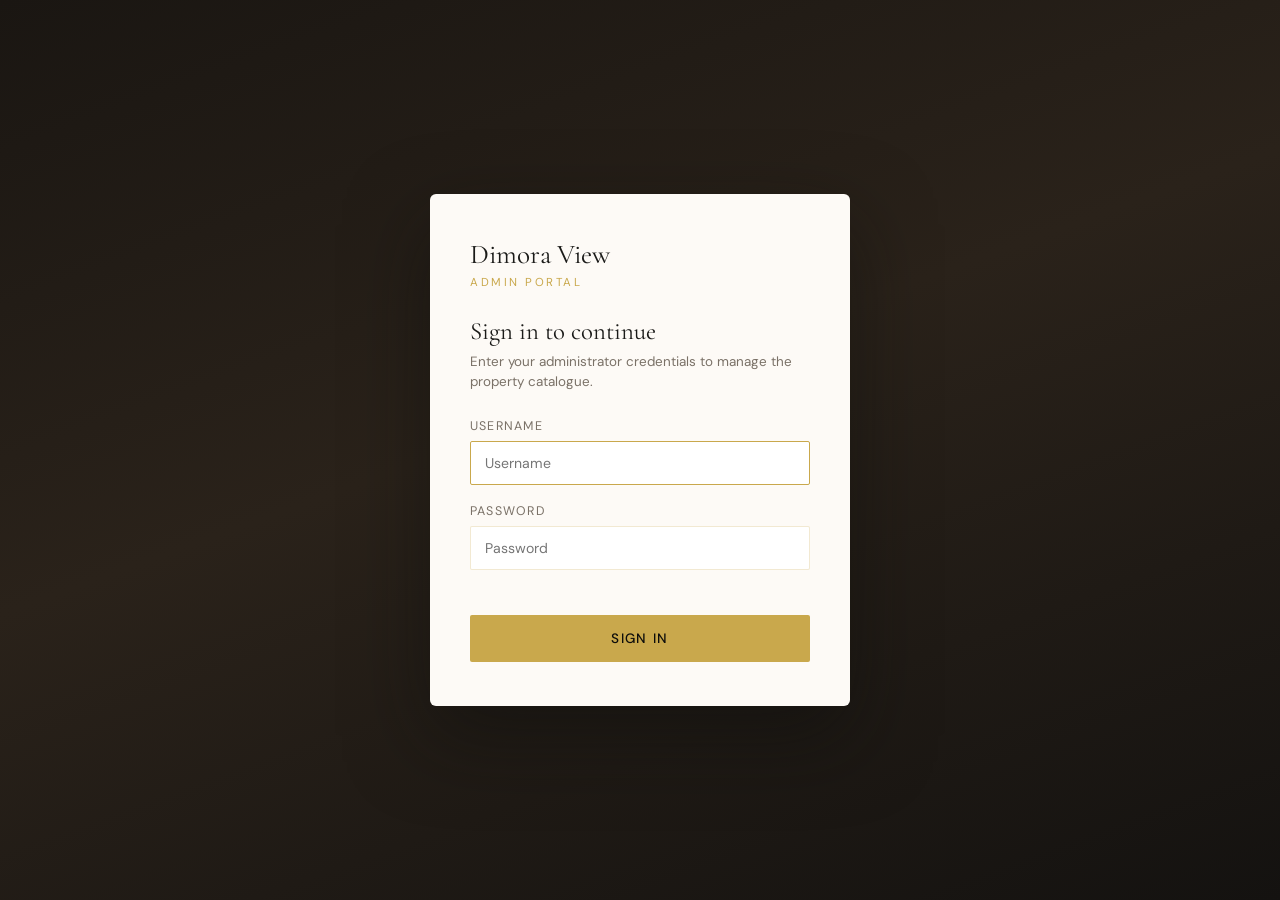
<file: admin.html>
<!DOCTYPE html>
<html lang="en">
<head>
<meta charset="UTF-8" />
<meta name="viewport" content="width=device-width, initial-scale=1.0" />
<title>Admin Portal | Dimora View Properties</title>
<meta name="description" content="Dimora View Properties admin portal — manage the full property catalogue: add, edit and remove listings, track portfolio value and investment-grade assets in real time." />
<link rel="preconnect" href="https://fonts.googleapis.com" />
<link rel="preconnect" href="https://fonts.gstatic.com" crossorigin />
<link href="https://fonts.googleapis.com/css2?family=Cormorant+Garamond:ital,wght@0,300;0,400;0,600;1,300;1,400&family=DM+Sans:wght@300;400;500&display=swap" rel="stylesheet" />
<style>
*, *::before, *::after { box-sizing: border-box; margin: 0; padding: 0; }

:root {
--ivory: #F7F3ED;
--warm-white: #FDFAF6;
--charcoal: #1A1A18;
--deep: #0D0D0B;
--gold: #C9A84C;
--gold-light: #E8C97A;
--sand: #D4C5A9;
--muted: #7A7167;
--card-bg: #FFFFFF;
--border: rgba(201,168,76,0.2);
--shadow: 0 8px 40px rgba(26,26,24,0.1);
}

html { scroll-behavior: smooth; }

body {
font-family: 'DM Sans', sans-serif;
background: var(--warm-white);
color: var(--charcoal);
overflow-x: hidden;
}

/* ── NAV ── */
nav {
position: fixed; top: 0; width: 100%; z-index: 1000;
padding: 20px 60px;
display: flex; align-items: center; justify-content: space-between;
background: transparent;
transition: background .4s, padding .4s;
}
nav.scrolled {
background: rgba(253,250,246,0.95);
backdrop-filter: blur(12px);
padding: 14px 60px;
box-shadow: 0 2px 24px rgba(26,26,24,0.08);
}
.nav-logo {
font-family: 'Cormorant Garamond', serif;
font-size: 1.5rem; font-weight: 600;
color: var(--warm-white);
letter-spacing: .04em;
transition: color .4s;
text-decoration: none;
}
nav.scrolled .nav-logo { color: var(--charcoal); }
.nav-links { display: flex; gap: 36px; list-style: none; }
.nav-links a {
font-size: .85rem; font-weight: 400; letter-spacing: .1em;
text-transform: uppercase; text-decoration: none;
color: rgba(255,255,255,.8);
transition: color .3s;
}
nav.scrolled .nav-links a { color: var(--muted); }
.nav-links a:hover, nav.scrolled .nav-links a:hover { color: var(--gold); }
.nav-cta {
padding: 10px 26px;
background: var(--gold);
color: var(--deep) !important;
border-radius: 2px; font-weight: 500 !important;
letter-spacing: .06em !important;
transition: background .3s, transform .2s !important;
}
.nav-cta:hover { background: var(--gold-light) !important; transform: translateY(-1px); }
.hamburger { display: none; flex-direction: column; gap: 5px; cursor: pointer; }
.hamburger span { width: 26px; height: 1.5px; background: white; transition: background .4s; }
nav.scrolled .hamburger span { background: var(--charcoal); }

/* ── HERO ── */
#hero {
height: 100vh; min-height: 680px;
position: relative; display: flex; align-items: flex-end;
overflow: hidden;
}
.hero-bg {
position: absolute; inset: 0;
background: linear-gradient(160deg, #1a1612 0%, #2a221a 40%, #1a1612 100%);
}
.hero-bg::before {
content: '';
position: absolute; inset: 0;
background: url('https://images.unsplash.com/photo-1600596542815-ffad4c1539a9?w=1800&auto=format&fit=crop&q=80') center/cover;
opacity: .45;
}
.hero-bg::after {
content: '';
position: absolute; inset: 0;
background: linear-gradient(to top, rgba(13,13,11,.9) 0%, rgba(13,13,11,.3) 60%, transparent 100%);
}
.hero-content {
position: relative; z-index: 2;
padding: 0 60px 80px;
max-width: 760px;
animation: heroIn .9s cubic-bezier(.22,1,.36,1) both;
}
@keyframes heroIn { from { opacity:0; transform: translateY(40px); } to { opacity:1; transform:translateY(0); } }
.hero-eyebrow {
font-size: .75rem; letter-spacing: .25em; text-transform: uppercase;
color: var(--gold); margin-bottom: 20px;
display: flex; align-items: center; gap: 12px;
}
.hero-eyebrow::before { content:''; width:32px; height:1px; background:var(--gold); }
.hero-title {
font-family: 'Cormorant Garamond', serif;
font-size: clamp(3rem, 6vw, 5.5rem);
font-weight: 300; line-height: 1.08;
color: var(--warm-white);
margin-bottom: 24px;
}
.hero-title em { font-style: italic; color: var(--gold-light); }
.hero-sub {
font-size: 1rem; font-weight: 300; line-height: 1.7;
color: rgba(247,243,237,.7);
max-width: 480px; margin-bottom: 44px;
}
.hero-actions { display: flex; gap: 16px; flex-wrap: wrap; }
.btn-primary {
padding: 15px 36px;
background: var(--gold); color: var(--deep);
font-family: 'DM Sans', sans-serif;
font-size: .85rem; font-weight: 500; letter-spacing: .1em;
text-transform: uppercase; text-decoration: none;
border: none; cursor: pointer;
border-radius: 2px;
transition: background .3s, transform .2s;
display: inline-block;
}
.btn-primary:hover { background: var(--gold-light); transform: translateY(-2px); }
.btn-ghost {
padding: 15px 36px;
background: transparent;
color: var(--warm-white);
font-family: 'DM Sans', sans-serif;
font-size: .85rem; font-weight: 400; letter-spacing: .1em;
text-transform: uppercase; text-decoration: none;
border: 1px solid rgba(247,243,237,.35);
border-radius: 2px; cursor: pointer;
transition: border-color .3s, background .3s, transform .2s;
display: inline-block;
}
.btn-ghost:hover { border-color: var(--gold); color: var(--gold); transform: translateY(-2px); }
.hero-stats {
position: absolute; right: 60px; bottom: 80px; z-index: 2;
display: flex; flex-direction: column; gap: 24px;
animation: heroIn 1.1s cubic-bezier(.22,1,.36,1) .2s both;
}
.stat-pill {
background: rgba(247,243,237,.08);
backdrop-filter: blur(12px);
border: 1px solid rgba(201,168,76,.25);
border-radius: 4px;
padding: 14px 22px;
text-align: right;
}
.stat-num {
font-family: 'Cormorant Garamond', serif;
font-size: 2rem; font-weight: 300; color: var(--gold-light);
line-height: 1;
}
.stat-lbl { font-size: .72rem; letter-spacing: .12em; text-transform: uppercase; color: rgba(247,243,237,.5); margin-top: 2px; }
.scroll-hint {
position: absolute; bottom: 36px; left: 50%; transform: translateX(-50%);
z-index: 2; display: flex; flex-direction: column; align-items: center; gap: 8px;
color: rgba(247,243,237,.4); font-size: .7rem; letter-spacing: .14em; text-transform: uppercase;
}
.scroll-line {
width: 1px; height: 50px;
background: linear-gradient(to bottom, rgba(201,168,76,.6), transparent);
animation: scrollPulse 2s infinite;
}
@keyframes scrollPulse { 0%,100%{opacity:.4} 50%{opacity:1} }

/* ── SEARCH BAR ── */
.search-strip {
background: var(--charcoal);
padding: 28px 60px;
display: flex; gap: 0; align-items: stretch;
}
.search-strip select, .search-strip input {
flex: 1; padding: 14px 18px;
background: rgba(255,255,255,.07);
border: 1px solid rgba(255,255,255,.1);
color: var(--warm-white);
font-family: 'DM Sans', sans-serif;
font-size: .88rem;
outline: none;
transition: border-color .3s;
}
.search-strip select option { background: var(--charcoal); }
.search-strip select:hover, .search-strip input:hover,
.search-strip select:focus, .search-strip input:focus { border-color: var(--gold); }
.search-strip .btn-primary { border-radius: 0; white-space: nowrap; }

/* ── SECTION SHARED ── */
section { padding: 100px 60px; }
.section-eyebrow {
font-size: .72rem; letter-spacing: .22em; text-transform: uppercase;
color: var(--gold); margin-bottom: 14px;
display: flex; align-items: center; gap: 10px;
}
.section-eyebrow::before { content:''; width:24px; height:1px; background:var(--gold); }
.section-title {
font-family: 'Cormorant Garamond', serif;
font-size: clamp(2rem, 4vw, 3.2rem);
font-weight: 300; line-height: 1.15;
color: var(--charcoal);
margin-bottom: 16px;
}
.section-sub {
font-size: .95rem; color: var(--muted); line-height: 1.7;
max-width: 520px;
}

/* ── LOCATION CAROUSEL ── */
#locations { padding-bottom: 80px; }
.loc-header { display: flex; align-items: flex-end; justify-content: space-between; margin-bottom: 48px; flex-wrap: wrap; gap: 16px; }
.loc-controls { display: flex; gap: 10px; }
.carousel-btn {
width: 44px; height: 44px; border-radius: 50%;
border: 1px solid var(--border);
background: transparent; cursor: pointer;
display: flex; align-items: center; justify-content: center;
color: var(--charcoal); font-size: 1.1rem;
transition: background .3s, border-color .3s, color .3s;
}
.carousel-btn:hover { background: var(--gold); border-color: var(--gold); color: var(--deep); }
.carousel-track-wrap { overflow: hidden; position: relative; }
.carousel-track {
display: flex; gap: 24px;
transition: transform .55s cubic-bezier(.25,.46,.45,.94);
}
.loc-card {
min-width: 300px; width: 300px; height: 400px;
border-radius: 4px; overflow: hidden;
position: relative; cursor: pointer;
flex-shrink: 0;
}
.loc-card img {
width: 100%; height: 100%; object-fit: cover;
transition: transform .6s ease;
}
.loc-card:hover img { transform: scale(1.06); }
.loc-overlay {
position: absolute; inset: 0;
background: linear-gradient(to top, rgba(13,13,11,.85) 0%, rgba(13,13,11,.1) 60%);
display: flex; flex-direction: column; justify-content: flex-end;
padding: 28px 24px;
transition: background .4s;
}
.loc-card:hover .loc-overlay { background: linear-gradient(to top, rgba(13,13,11,.9) 0%, rgba(13,13,11,.2) 60%); }
.loc-badge {
position: absolute; top: 18px; right: 18px;
background: var(--gold); color: var(--deep);
font-size: .68rem; font-weight: 500; letter-spacing: .1em; text-transform: uppercase;
padding: 5px 12px; border-radius: 2px;
}
.loc-name {
font-family: 'Cormorant Garamond', serif;
font-size: 1.8rem; font-weight: 400; color: white; line-height: 1.1;
}
.loc-count { font-size: .78rem; color: rgba(247,243,237,.6); margin-top: 6px; }
.loc-arrow {
margin-top: 14px; width: 36px; height: 36px;
border: 1px solid rgba(201,168,76,.4); border-radius: 50%;
display: flex; align-items: center; justify-content: center;
color: var(--gold); font-size: .9rem;
transform: translateX(-8px); opacity: 0;
transition: transform .35s, opacity .35s;
}
.loc-card:hover .loc-arrow { transform: translateX(0); opacity: 1; }
.more-btn-wrap { text-align: center; margin-top: 48px; }
.btn-outline {
display: inline-block; padding: 13px 36px;
border: 1px solid var(--gold); color: var(--gold);
font-family: 'DM Sans', sans-serif;
font-size: .82rem; font-weight: 400; letter-spacing: .12em;
text-transform: uppercase; text-decoration: none;
border-radius: 2px; cursor: pointer; background: transparent;
transition: background .3s, color .3s;
}
.btn-outline:hover { background: var(--gold); color: var(--deep); }

/* ── PROPERTY TYPES ── */
#property-types { background: var(--ivory); }
.types-grid {
display: grid;
grid-template-columns: repeat(auto-fill, minmax(240px, 1fr));
gap: 20px; margin-top: 52px;
}
.type-card {
background: white; border-radius: 4px;
padding: 36px 28px;
border: 1px solid rgba(201,168,76,.1);
cursor: pointer; position: relative; overflow: hidden;
transition: box-shadow .35s, transform .3s;
}
.type-card::before {
content: '';
position: absolute; bottom: 0; left: 0;
width: 100%; height: 3px;
background: var(--gold); transform: scaleX(0);
transform-origin: left; transition: transform .4s;
}
.type-card:hover { box-shadow: var(--shadow); transform: translateY(-4px); }
.type-card:hover::before { transform: scaleX(1); }
.type-icon { font-size: 2.2rem; margin-bottom: 18px; }
.type-name {
font-family: 'Cormorant Garamond', serif;
font-size: 1.35rem; font-weight: 400; color: var(--charcoal);
margin-bottom: 8px;
}
.type-desc { font-size: .83rem; color: var(--muted); line-height: 1.6; }
.type-count {
margin-top: 18px; font-size: .75rem; letter-spacing: .1em;
text-transform: uppercase; color: var(--gold); font-weight: 500;
}

/* ── FEATURED LISTINGS ── */
#listings { padding: 100px 60px; }
.listings-header { display: flex; align-items: flex-end; justify-content: space-between; margin-bottom: 52px; flex-wrap: wrap; gap: 16px; }
.listings-grid {
display: grid;
grid-template-columns: repeat(auto-fill, minmax(320px, 1fr));
gap: 28px;
}
.listing-card {
background: white; border-radius: 4px; overflow: hidden;
box-shadow: 0 2px 16px rgba(26,26,24,.06);
transition: box-shadow .35s, transform .3s;
}
.listing-card:hover { box-shadow: var(--shadow); transform: translateY(-4px); }
.listing-img { position: relative; height: 220px; overflow: hidden; }
.listing-img img { width: 100%; height: 100%; object-fit: cover; transition: transform .6s; }
.listing-card:hover .listing-img img { transform: scale(1.05); }
.listing-tag {
position: absolute; top: 16px; left: 16px;
background: var(--charcoal); color: var(--gold);
font-size: .68rem; font-weight: 500; letter-spacing: .1em; text-transform: uppercase;
padding: 5px 12px; border-radius: 2px;
}
.listing-tag.invest { background: var(--gold); color: var(--deep); }
.listing-fav {
position: absolute; top: 16px; right: 16px;
width: 34px; height: 34px; border-radius: 50%;
background: rgba(255,255,255,.9); border: none; cursor: pointer;
display: flex; align-items: center; justify-content: center;
font-size: 1rem; transition: transform .2s;
}
.listing-fav:hover { transform: scale(1.15); }
.listing-body { padding: 22px 24px 24px; }
.listing-price {
font-family: 'Cormorant Garamond', serif;
font-size: 1.6rem; font-weight: 300; color: var(--charcoal);
}
.listing-price span { font-size: 1rem; color: var(--muted); }
.listing-name { font-size: .9rem; font-weight: 500; color: var(--charcoal); margin: 8px 0 4px; }
.listing-loc { font-size: .8rem; color: var(--muted); display: flex; align-items: center; gap: 5px; }
.listing-meta {
margin-top: 16px; padding-top: 16px;
border-top: 1px solid rgba(201,168,76,.15);
display: flex; gap: 20px;
}
.meta-item { font-size: .78rem; color: var(--muted); display: flex; align-items: center; gap: 5px; }
.yield-badge {
margin-top: 14px;
background: rgba(201,168,76,.1);
border: 1px solid rgba(201,168,76,.25);
border-radius: 2px; padding: 8px 12px;
font-size: .78rem; color: var(--gold); font-weight: 500;
}

/* ── INVESTMENT ── */
#investment {
background: var(--charcoal);
color: var(--warm-white);
position: relative; overflow: hidden;
}
#investment::before {
content: '';
position: absolute; top: -120px; right: -120px;
width: 500px; height: 500px;
background: radial-gradient(circle, rgba(201,168,76,.12) 0%, transparent 70%);
pointer-events: none;
}
#investment .section-title { color: var(--warm-white); }
#investment .section-sub { color: rgba(247,243,237,.6); }
.invest-grid {
display: grid; grid-template-columns: 1fr 1fr;
gap: 80px; margin-top: 64px; align-items: center;
}
.invest-cards { display: flex; flex-direction: column; gap: 20px; }
.invest-card {
background: rgba(255,255,255,.05);
border: 1px solid rgba(201,168,76,.2);
border-radius: 4px; padding: 28px 24px;
display: flex; gap: 20px; align-items: flex-start;
transition: background .3s;
}
.invest-card:hover { background: rgba(201,168,76,.08); }
.invest-icon {
width: 48px; height: 48px; border-radius: 50%;
background: rgba(201,168,76,.15);
display: flex; align-items: center; justify-content: center;
font-size: 1.3rem; flex-shrink: 0;
}
.invest-card-title { font-family: 'Cormorant Garamond', serif; font-size: 1.15rem; color: var(--gold-light); margin-bottom: 6px; }
.invest-card-desc { font-size: .83rem; color: rgba(247,243,237,.6); line-height: 1.65; }
.invest-stats { display: flex; flex-direction: column; gap: 32px; }
.big-stat {
border-left: 2px solid var(--gold);
padding-left: 28px;
}
.big-num {
font-family: 'Cormorant Garamond', serif;
font-size: 4rem; font-weight: 300; color: var(--gold-light); line-height: 1;
}
.big-lbl { font-size: .85rem; color: rgba(247,243,237,.5); margin-top: 6px; max-width: 200px; line-height: 1.5; }
.invest-chart { margin-top: 40px; }
.chart-label { font-size: .78rem; color: rgba(247,243,237,.5); margin-bottom: 16px; letter-spacing: .1em; text-transform: uppercase; }
.bar-row { display: flex; align-items: center; gap: 14px; margin-bottom: 12px; }
.bar-yr { font-size: .78rem; color: rgba(247,243,237,.5); width: 36px; flex-shrink: 0; }
.bar-wrap { flex: 1; height: 8px; background: rgba(255,255,255,.08); border-radius: 4px; overflow: hidden; }
.bar-fill { height: 100%; border-radius: 4px; background: linear-gradient(90deg, var(--gold), var(--gold-light)); animation: barGrow 1.2s ease both; }
@keyframes barGrow { from { width: 0 !important; } }
.bar-val { font-size: .78rem; color: var(--gold-light); width: 36px; flex-shrink: 0; }

/* ── TESTIMONIALS ── */
#testimonials { background: var(--ivory); }
.testi-grid {
display: grid; grid-template-columns: repeat(auto-fill, minmax(300px, 1fr));
gap: 24px; margin-top: 52px;
}
.testi-card {
background: white; border-radius: 4px; padding: 32px;
border: 1px solid rgba(201,168,76,.1);
position: relative;
}
.testi-card::before {
content: '"';
font-family: 'Cormorant Garamond', serif;
font-size: 5rem; color: rgba(201,168,76,.15);
position: absolute; top: 10px; right: 20px; line-height: 1;
}
.testi-text { font-size: .9rem; color: var(--muted); line-height: 1.75; margin-bottom: 22px; }
.testi-author { display: flex; align-items: center; gap: 12px; }
.testi-avatar {
width: 44px; height: 44px; border-radius: 50%;
background: var(--gold); display: flex; align-items: center; justify-content: center;
font-family: 'Cormorant Garamond', serif; font-size: 1.1rem; color: var(--deep);
}
.testi-name { font-size: .88rem; font-weight: 500; color: var(--charcoal); }
.testi-role { font-size: .75rem; color: var(--muted); }
.stars { color: var(--gold); font-size: .85rem; margin-bottom: 14px; }

/* ── PARTNERS ── */
#partners { padding: 60px 60px; border-top: 1px solid rgba(201,168,76,.15); }
.partners-label {
text-align: center; font-size: .72rem; letter-spacing: .2em; text-transform: uppercase;
color: var(--muted); margin-bottom: 40px;
}
.partners-track-wrap { overflow: hidden; }
.partners-track {
display: flex; gap: 60px; align-items: center;
animation: partnerScroll 18s linear infinite;
}
@keyframes partnerScroll { 0%{transform:translateX(0)} 100%{transform:translateX(-50%)} }
.partner-logo {
flex-shrink: 0; opacity: .45; filter: grayscale(100%);
transition: opacity .3s, filter .3s;
font-family: 'Cormorant Garamond', serif;
font-size: 1.2rem; letter-spacing: .08em;
color: var(--charcoal); white-space: nowrap;
}
.partner-logo:hover { opacity: 1; filter: none; }
.partners-track-wrap:hover .partners-track { animation-play-state: paused; }

/* ── CTA BANNER ── */
#cta-banner {
background: var(--gold);
padding: 80px 60px;
display: flex; align-items: center; justify-content: space-between;
gap: 40px; flex-wrap: wrap;
}
#cta-banner h2 {
font-family: 'Cormorant Garamond', serif;
font-size: clamp(1.8rem, 3.5vw, 3rem);
font-weight: 300; color: var(--deep);
max-width: 560px; line-height: 1.2;
}
.cta-dark {
padding: 16px 38px;
background: var(--deep); color: var(--gold);
font-family: 'DM Sans', sans-serif;
font-size: .85rem; font-weight: 500; letter-spacing: .1em;
text-transform: uppercase; text-decoration: none;
border-radius: 2px;
transition: background .3s, transform .2s;
white-space: nowrap;
}
.cta-dark:hover { background: var(--charcoal); transform: translateY(-2px); }

/* ── FOOTER ── */
footer {
background: var(--deep); color: rgba(247,243,237,.5);
padding: 72px 60px 40px;
}
.footer-grid {
display: grid; grid-template-columns: 2fr 1fr 1fr 1fr;
gap: 60px; margin-bottom: 64px;
}
.footer-brand .nav-logo { color: var(--warm-white); display: block; margin-bottom: 16px; }
.footer-brand p { font-size: .85rem; line-height: 1.7; max-width: 260px; }
.footer-socials { display: flex; gap: 12px; margin-top: 24px; }
.social-btn {
width: 36px; height: 36px; border-radius: 50%;
border: 1px solid rgba(247,243,237,.15);
display: flex; align-items: center; justify-content: center;
color: rgba(247,243,237,.5); font-size: .85rem;
text-decoration: none;
transition: border-color .3s, color .3s, background .3s;
}
.social-btn:hover { border-color: var(--gold); color: var(--gold); background: rgba(201,168,76,.08); }
.footer-col h4 {
font-size: .75rem; letter-spacing: .18em; text-transform: uppercase;
color: var(--warm-white); margin-bottom: 20px;
}
.footer-col ul { list-style: none; display: flex; flex-direction: column; gap: 10px; }
.footer-col ul a {
font-size: .83rem; color: rgba(247,243,237,.45); text-decoration: none;
transition: color .3s;
}
.footer-col ul a:hover { color: var(--gold); }
.footer-bottom {
border-top: 1px solid rgba(247,243,237,.08);
padding-top: 32px; display: flex; justify-content: space-between;
align-items: center; font-size: .78rem; flex-wrap: wrap; gap: 10px;
}
.footer-bottom a { color: var(--gold); text-decoration: none; }

/* ── MODAL ── */
.modal-backdrop {
position: fixed; inset: 0; background: rgba(13,13,11,.8);
backdrop-filter: blur(4px); z-index: 2000;
display: flex; align-items: center; justify-content: center;
opacity: 0; pointer-events: none; transition: opacity .35s;
}
.modal-backdrop.open { opacity: 1; pointer-events: all; }
.modal {
background: white; border-radius: 6px;
padding: 40px; max-width: 560px; width: 90%;
transform: translateY(20px) scale(.97);
transition: transform .35s cubic-bezier(.25,.46,.45,.94);
position: relative; max-height: 90vh; overflow-y: auto;
}
.modal-backdrop.open .modal { transform: translateY(0) scale(1); }
.modal-close {
position: absolute; top: 16px; right: 18px;
background: none; border: none; font-size: 1.4rem;
cursor: pointer; color: var(--muted);
}
.modal h3 { font-family: 'Cormorant Garamond', serif; font-size: 1.8rem; margin-bottom: 8px; }
.modal p { font-size: .88rem; color: var(--muted); line-height: 1.6; margin-bottom: 24px; }
.form-group { margin-bottom: 18px; }
.form-group label { display: block; font-size: .78rem; letter-spacing: .1em; text-transform: uppercase; color: var(--muted); margin-bottom: 7px; }
.form-group input, .form-group select, .form-group textarea {
width: 100%; padding: 12px 14px;
border: 1px solid rgba(201,168,76,.25); border-radius: 2px;
font-family: 'DM Sans', sans-serif; font-size: .88rem;
outline: none; transition: border-color .3s;
background: white; color: var(--charcoal);
}
.form-group input:focus, .form-group select:focus, .form-group textarea:focus { border-color: var(--gold); }
.toast {
position: fixed; bottom: 30px; right: 30px; z-index: 3000;
background: var(--charcoal); color: var(--warm-white);
padding: 14px 22px; border-radius: 4px;
font-size: .85rem; border-left: 3px solid var(--gold);
transform: translateY(20px); opacity: 0;
transition: all .35s; pointer-events: none;
}
.toast.show { transform: translateY(0); opacity: 1; }

/* ── MOBILE NAV ── */
.mobile-menu {
display: none; position: fixed; inset: 0;
background: var(--deep); z-index: 999;
flex-direction: column; align-items: center; justify-content: center;
gap: 32px;
}
.mobile-menu.open { display: flex; }
.mobile-menu a {
font-family: 'Cormorant Garamond', serif;
font-size: 2rem; color: var(--warm-white); text-decoration: none;
transition: color .3s;
}
.mobile-menu a:hover { color: var(--gold); }
.mobile-close { position: absolute; top: 28px; right: 28px; background: none; border: none; color: white; font-size: 1.8rem; cursor: pointer; }

/* ── RESPONSIVE ── */
@media (max-width: 900px) {
nav { padding: 18px 28px; }
nav.scrolled { padding: 14px 28px; }
.nav-links { display: none; }
.hamburger { display: flex; }
.hero-content { padding: 0 28px 60px; }
.hero-stats { display: none; }
section { padding: 70px 28px; }
.search-strip { padding: 20px 28px; flex-wrap: wrap; }
.invest-grid { grid-template-columns: 1fr; gap: 48px; }
.footer-grid { grid-template-columns: 1fr 1fr; gap: 40px; }
#cta-banner { padding: 60px 28px; flex-direction: column; }
#partners { padding: 40px 28px; }
}
@media (max-width: 600px) {
.footer-grid { grid-template-columns: 1fr; }
.listings-header, .loc-header { flex-direction: column; align-items: flex-start; }
}
/* ════════════════════════════════════════════════════════════════
   EXTENSIONS — shared helpers for inner pages + mobile behaviours.
   The block ABOVE this line is the original homepage CSS, untouched.
   ════════════════════════════════════════════════════════════════ */

/* make listing/loc cards behave as links without changing their look */
a.listing-card, a.loc-card, a.type-card { text-decoration: none; color: inherit; display: block; }

/* ── INNER-PAGE HERO (listings, property, about, contact, etc.) ── */
.page-hero {
  position: relative; min-height: 52vh; display: flex; align-items: flex-end;
  padding: 120px 60px 60px; overflow: hidden;
  background: linear-gradient(160deg, #1a1612 0%, #2a221a 40%, #1a1612 100%);
}
.page-hero::before { content: ''; position: absolute; inset: 0; background-size: cover; background-position: center; opacity: .4; }
.page-hero::after { content: ''; position: absolute; inset: 0; background: linear-gradient(to top, rgba(13,13,11,.92) 0%, rgba(13,13,11,.35) 60%, transparent 100%); }
.page-hero-inner { position: relative; z-index: 2; max-width: 760px; animation: heroIn .8s cubic-bezier(.22,1,.36,1) both; }
.page-hero .hero-eyebrow { font-size: .75rem; letter-spacing: .25em; text-transform: uppercase; color: var(--gold); margin-bottom: 16px; display: flex; align-items: center; gap: 12px; }
.page-hero .hero-eyebrow::before { content:''; width:32px; height:1px; background:var(--gold); }
.page-hero h1 { font-family: 'Cormorant Garamond', serif; font-size: clamp(2.6rem, 5.5vw, 4.6rem); font-weight: 300; line-height: 1.08; color: var(--warm-white); margin-bottom: 18px; }
.page-hero h1 em { font-style: italic; color: var(--gold-light); }
.page-hero p { font-size: 1rem; font-weight: 300; line-height: 1.7; color: rgba(247,243,237,.75); max-width: 540px; }
.breadcrumb { position: relative; z-index: 2; font-size: .78rem; letter-spacing: .08em; color: rgba(247,243,237,.55); margin-bottom: 18px; }
.breadcrumb a { color: var(--gold); text-decoration: none; }
.breadcrumb a:hover { text-decoration: underline; }
@keyframes heroIn { from { opacity:0; transform: translateY(40px); } to { opacity:1; transform:translateY(0); } }

/* utility */
.mobile-only { display: none; }
.fade-up { opacity: 0; transform: translateY(24px); transition: opacity .7s ease, transform .7s ease; }
.fade-up.in { opacity: 1; transform: translateY(0); }
.swipe-hint { display: none; text-align: center; font-size: .72rem; letter-spacing: .12em; text-transform: uppercase; color: var(--muted); margin-top: 18px; }
.swipe-hint span { color: var(--gold); }
.view-more-mobile { display: none; text-align: center; margin-top: 30px; }

/* reorder wrapper — normal flow on desktop */
.reorder-zone { display: block; }

@keyframes nudge { 0%,100% { transform: translateX(0); } 50% { transform: translateX(-22px); } }

/* ════════════════ MOBILE BEHAVIOURS (the three requests) ════════════════ */
@media (max-width: 900px) {
  .mobile-only { display: block; }
  .desktop-only { display: none; }

  /* (2) On mobile, reorder so Featured Listings sits ABOVE Property categories */
  .reorder-zone { display: flex; flex-direction: column; }
  .reorder-zone > #locations      { order: 1; }
  .reorder-zone > #listings       { order: 2; }
  .reorder-zone > #property-types { order: 3; }

  /* (1) LOCATIONS — native swipe, 2 cards + 3rd peeking, capped at 3 */
  .loc-controls { display: none; }                  /* desktop arrows hidden — swipe instead */
  .carousel-track-wrap { overflow-x: auto; scroll-snap-type: x mandatory; -webkit-overflow-scrolling: touch; scrollbar-width: none; }
  .carousel-track-wrap::-webkit-scrollbar { display: none; }
  .carousel-track { transform: none !important; gap: 16px; }
  .loc-card { min-width: 0; width: 43%; flex: 0 0 43%; height: 300px; scroll-snap-align: start; }
  #locations .loc-card:nth-child(n+4) { display: none; }   /* show only 3, then "View All" */

  /* (3) PROPERTY TYPES — 2 per row on mobile */
  .types-grid { grid-template-columns: 1fr 1fr; gap: 14px; margin-top: 36px; }

  /* (2) FEATURED LISTINGS — native swipe carousel, 2 + peek, capped at 4 */
  .listings-grid {
    display: flex; gap: 16px; overflow-x: auto;
    scroll-snap-type: x mandatory; -webkit-overflow-scrolling: touch; scrollbar-width: none;
    grid-template-columns: none;
  }
  .listings-grid::-webkit-scrollbar { display: none; }
  .listing-card { flex: 0 0 60%; scroll-snap-align: start; }
  #listings .listing-card:nth-child(n+5) { display: none; }  /* show only 4, then "View More" */

  .swipe-hint { display: block; }
  .view-more-mobile { display: block; }

  .page-hero { padding: 100px 28px 48px; min-height: 46vh; }
}

@media (max-width: 600px) {
  .loc-card { width: 62%; flex-basis: 62%; }    /* slightly larger, still peeks the next */
  .listing-card { flex: 0 0 74%; }
  /* property types stay 2-up per request */
}

/* solid nav for inner pages (mirrors the scrolled state, applied immediately) */
nav.solid {
  background: rgba(253,250,246,0.97);
  backdrop-filter: blur(12px);
  padding: 14px 60px;
  box-shadow: 0 2px 24px rgba(26,26,24,0.08);
}
nav.solid .nav-logo { color: var(--charcoal); }
nav.solid .nav-links a { color: var(--muted); }
nav.solid .nav-links a:hover { color: var(--gold); }
nav.solid .nav-links a.active { color: var(--gold); }
nav.solid .hamburger span { background: var(--charcoal); }
@media (max-width: 900px) { nav.solid { padding: 14px 28px; } }

/* two-column form rows (contact, etc.) */
.form-row { display: grid; grid-template-columns: 1fr 1fr; gap: 16px; }
@media (max-width: 600px) { .form-row { grid-template-columns: 1fr; gap: 0; } }

</style>
<style>
.page-hero::before { background-image: url('https://images.unsplash.com/photo-1486406146926-c627a92ad1ab?w=1800&auto=format&fit=crop&q=80'); }

/* ── DASHBOARD SHELL ── */
.dash { padding: 46px 60px 100px; }
.dash-note {
  display: flex; align-items: center; gap: 10px; font-size: .8rem; color: var(--muted);
  background: var(--ivory); border: 1px solid var(--border); border-radius: 3px;
  padding: 12px 18px; margin-bottom: 34px; line-height: 1.5;
}
.dash-note strong { color: var(--charcoal); font-weight: 500; }

/* ── STAT CARDS ── */
.stat-grid { display: grid; grid-template-columns: repeat(4, 1fr); gap: 18px; margin-bottom: 44px; }
.stat-card {
  background: var(--card-bg); border: 1px solid var(--border); border-radius: 4px;
  padding: 26px 24px; position: relative; overflow: hidden;
  transition: transform .35s cubic-bezier(.22,1,.36,1), box-shadow .35s;
}
.stat-card:hover { transform: translateY(-4px); box-shadow: var(--shadow); }
.stat-card::after {
  content: ''; position: absolute; top: 0; left: 0; width: 3px; height: 100%; background: var(--gold);
}
.stat-icon { font-size: 1.5rem; margin-bottom: 12px; display: block; }
.stat-value { font-family: 'Cormorant Garamond', serif; font-size: 2.4rem; line-height: 1; color: var(--charcoal); margin-bottom: 6px; }
.stat-label { font-size: .74rem; letter-spacing: .12em; text-transform: uppercase; color: var(--muted); }

/* ── TOOLBAR ── */
.dash-toolbar {
  display: flex; gap: 12px; align-items: center; flex-wrap: wrap;
  margin-bottom: 22px; padding-bottom: 22px; border-bottom: 1px solid var(--border);
}
.dash-toolbar h2 { font-family: 'Cormorant Garamond', serif; font-size: 1.9rem; color: var(--charcoal); margin-right: auto; font-weight: 600; }
.dash-toolbar input, .dash-toolbar select {
  padding: 11px 14px; border: 1px solid var(--border); border-radius: 2px;
  font-family: 'DM Sans', sans-serif; font-size: .82rem; background: white; color: var(--charcoal); outline: none;
}
.dash-toolbar input { min-width: 200px; }
.dash-toolbar input:focus, .dash-toolbar select:focus { border-color: var(--gold); }

/* ── TABLE ── */
.table-wrap { border: 1px solid var(--border); border-radius: 4px; overflow: hidden; background: var(--card-bg); }
table.admin-table { width: 100%; border-collapse: collapse; font-size: .86rem; }
.admin-table thead th {
  text-align: left; padding: 15px 18px; background: var(--ivory);
  font-size: .7rem; letter-spacing: .12em; text-transform: uppercase; color: var(--muted); font-weight: 500;
  border-bottom: 1px solid var(--border); white-space: nowrap;
}
.admin-table tbody td { padding: 14px 18px; border-bottom: 1px solid var(--border); vertical-align: middle; color: var(--charcoal); }
.admin-table tbody tr:last-child td { border-bottom: none; }
.admin-table tbody tr { transition: background .2s; }
.admin-table tbody tr:hover { background: var(--ivory); }
.cell-prop { display: flex; align-items: center; gap: 13px; min-width: 230px; }
.cell-prop img { width: 56px; height: 44px; object-fit: cover; border-radius: 3px; flex-shrink: 0; }
.cell-prop .cp-name { font-weight: 500; color: var(--charcoal); margin-bottom: 2px; }
.cell-prop .cp-loc { font-size: .76rem; color: var(--muted); }
.cell-price { font-weight: 500; white-space: nowrap; }
.pill {
  display: inline-block; padding: 4px 11px; border-radius: 999px; font-size: .68rem;
  letter-spacing: .05em; text-transform: uppercase; background: var(--sand); color: var(--deep); white-space: nowrap;
}
.pill.invest { background: var(--gold); color: var(--deep); }
.cell-actions { display: flex; gap: 8px; justify-content: flex-end; white-space: nowrap; }
.icon-btn {
  border: 1px solid var(--border); background: white; border-radius: 3px; cursor: pointer;
  padding: 7px 13px; font-family: 'DM Sans', sans-serif; font-size: .74rem; color: var(--charcoal); transition: all .2s;
}
.icon-btn:hover { border-color: var(--gold); color: var(--gold); }
.icon-btn.danger:hover { border-color: #b3402f; color: #b3402f; }
.empty-row td { text-align: center; padding: 60px 20px; color: var(--muted); }

/* ── EDITOR MODAL (own, larger than booking modal) ── */
.editor-backdrop {
  position: fixed; inset: 0; background: rgba(13,13,11,.55); backdrop-filter: blur(3px);
  display: flex; align-items: flex-start; justify-content: center; padding: 40px 20px; z-index: 3000;
  opacity: 0; pointer-events: none; transition: opacity .3s; overflow-y: auto;
}
.editor-backdrop.open { opacity: 1; pointer-events: all; }
.editor {
  background: var(--warm-white); border-radius: 6px; width: 100%; max-width: 680px;
  padding: 40px 42px; position: relative; box-shadow: 0 30px 80px rgba(13,13,11,.4);
  transform: translateY(18px); transition: transform .3s cubic-bezier(.22,1,.36,1);
}
.editor-backdrop.open .editor { transform: translateY(0); }
.editor-close { position: absolute; top: 18px; right: 20px; background: none; border: none; font-size: 1.4rem; cursor: pointer; color: var(--muted); }
.editor h3 { font-family: 'Cormorant Garamond', serif; font-size: 2rem; margin-bottom: 6px; color: var(--charcoal); }
.editor .sub { font-size: .85rem; color: var(--muted); margin-bottom: 28px; }
.form-row { display: grid; grid-template-columns: 1fr 1fr; gap: 16px; }
.form-row-3 { display: grid; grid-template-columns: 1fr 1fr 1fr; gap: 16px; }
.check-row { display: flex; align-items: center; gap: 10px; margin-bottom: 18px; }
.check-row input { width: auto; }
.check-row label { text-transform: none; letter-spacing: 0; font-size: .88rem; color: var(--charcoal); margin: 0; }
.editor-actions { display: flex; gap: 12px; margin-top: 8px; }
.field-err { color: #b3402f; font-size: .78rem; margin-bottom: 14px; min-height: 1em; }

/* ── LOGIN GATE ── */
.admin-gate {
  position: fixed; inset: 0; z-index: 5000;
  background: linear-gradient(160deg, #1a1612 0%, #2a221a 45%, #141210 100%);
  display: flex; align-items: center; justify-content: center; padding: 24px;
}
.admin-gate::before {
  content: ''; position: absolute; inset: 0; opacity: .12;
  background: url('https://images.unsplash.com/photo-1486406146926-c627a92ad1ab?w=1800&auto=format&fit=crop&q=80') center/cover;
}
.login-card {
  position: relative; z-index: 2; width: 100%; max-width: 420px;
  background: var(--warm-white); border-radius: 6px; padding: 44px 40px;
  box-shadow: 0 30px 80px rgba(13,13,11,.5); animation: heroIn .6s cubic-bezier(.22,1,.36,1) both;
}
.login-card .brand { font-family: 'Cormorant Garamond', serif; font-size: 1.7rem; color: var(--charcoal); margin-bottom: 4px; }
.login-card .eyebrow { font-size: .72rem; letter-spacing: .22em; text-transform: uppercase; color: var(--gold); margin-bottom: 26px; }
.login-card h2 { font-family: 'Cormorant Garamond', serif; font-weight: 400; font-size: 1.55rem; color: var(--charcoal); margin-bottom: 6px; }
.login-card .hint { font-size: .84rem; color: var(--muted); margin-bottom: 26px; line-height: 1.5; }
.login-err { color: #b3402f; font-size: .82rem; min-height: 1.1em; margin-bottom: 12px; }
.logout-btn { border: 1px solid var(--border); background: white; border-radius: 3px; cursor: pointer; padding: 11px 18px; font-family: 'DM Sans', sans-serif; font-size: .74rem; color: var(--muted); transition: all .2s; }
.logout-btn:hover { border-color: var(--gold); color: var(--gold); }

@media (max-width: 900px) {
  .dash { padding: 32px 22px 70px; }
  .stat-grid { grid-template-columns: 1fr 1fr; gap: 12px; }
  .dash-toolbar h2 { flex: 1 1 100%; margin-right: 0; }
  .dash-toolbar input { flex: 1; min-width: 0; }
  /* turn the table into stacked cards on mobile */
  .admin-table thead { display: none; }
  .admin-table, .admin-table tbody, .admin-table tr, .admin-table td { display: block; width: 100%; }
  .admin-table tbody tr { padding: 8px 4px; border-bottom: 1px solid var(--border); }
  .admin-table tbody td { border: none; padding: 6px 16px; }
  .cell-actions { justify-content: flex-start; padding-top: 10px !important; }
  .editor { padding: 32px 24px; }
  .form-row, .form-row-3 { grid-template-columns: 1fr; gap: 0; }
}
</style>
</head>
<body>

<!-- ░░ SIGN-IN GATE ░░ -->
<div class="admin-gate" id="adminGate">
  <div class="login-card">
    <div class="brand">Dimora View</div>
    <div class="eyebrow">Admin Portal</div>
    <h2>Sign in to continue</h2>
    <p class="hint">Enter your administrator credentials to manage the property catalogue.</p>
    <div class="form-group"><label>Username</label><input id="loginUser" type="text" autocomplete="username" placeholder="Username" onkeydown="if(event.key==='Enter')doLogin()" /></div>
    <div class="form-group"><label>Password</label><input id="loginPass" type="password" autocomplete="current-password" placeholder="Password" onkeydown="if(event.key==='Enter')doLogin()" /></div>
    <div class="login-err" id="loginErr"></div>
    <button class="btn-primary" style="width:100%;text-align:center;justify-content:center;" onclick="doLogin()">Sign In</button>
  </div>
</div>

<nav id="mainNav" class="solid">
  <a href="index.html" class="nav-logo">Dimora View</a>
  <ul class="nav-links">
    <li><a href="locations.html">Locations</a></li>
    <li><a href="listings.html">Properties</a></li>
    <li><a href="investment.html">Investment</a></li>
    <li><a href="about.html">About</a></li>
    <li><a href="admin.html" class="active">Admin</a></li>
    <li><a href="contact.html" class="nav-cta">Book Viewing</a></li>
  </ul>
  <div class="hamburger" id="hamburger"><span></span><span></span><span></span></div>
</nav>
<div class="mobile-menu" id="mobileMenu">
  <button class="mobile-close" id="mobileClose">✕</button>
  <a href="locations.html">Locations</a><a href="listings.html">Properties</a>
  <a href="investment.html">Investment</a><a href="about.html">About</a>
  <a href="admin.html">Admin</a><a href="contact.html">Book Viewing</a>
</div>

<header class="page-hero" style="padding-top:120px;">
  <div class="page-hero-inner">
    <div class="breadcrumb"><a href="index.html">Home</a> &nbsp;/&nbsp; Admin Portal</div>
    <p class="hero-eyebrow">Property Management</p>
    <h1>The <em>admin</em> dashboard</h1>
    <p>Add, edit and retire listings across the entire catalogue. Every change updates the live site instantly — listings, locations, investment pages and search all read from here.</p>
  </div>
</header>

<section class="dash">
  <div class="dash-note">
    🔒 <span><strong>Demo portal.</strong> Changes are saved to this browser only (local storage) so you can explore freely — they sync to every page on this device. Use <strong>Reset to defaults</strong> any time to restore the original catalogue.</span>
  </div>

  <!-- LIVE STATS -->
  <div class="stat-grid" id="statGrid"></div>

  <!-- TOOLBAR -->
  <div class="dash-toolbar">
    <h2>Manage Listings</h2>
    <input id="searchBox" type="text" placeholder="Search name, location, type…" oninput="render()" />
    <select id="typeFilter" onchange="render()"><option value="">All types</option></select>
    <button class="btn-outline" style="padding:11px 20px;font-size:.74rem;" onclick="resetAll()">Reset to defaults</button>
    <button class="btn-primary" style="padding:11px 22px;font-size:.78rem;" onclick="openEditor()">+ Add Listing</button>
    <button class="logout-btn" onclick="doLogout()">Log out</button>
  </div>

  <!-- TABLE -->
  <div class="table-wrap">
    <table class="admin-table">
      <thead>
        <tr>
          <th>Property</th><th>Type</th><th>City</th><th>Price</th>
          <th>Beds</th><th>Status</th><th style="text-align:right;">Actions</th>
        </tr>
      </thead>
      <tbody id="rows"></tbody>
    </table>
  </div>
</section>

<!-- ADD / EDIT EDITOR -->
<div class="editor-backdrop" id="editorBackdrop" onclick="if(event.target===this)closeEditor()">
  <div class="editor">
    <button class="editor-close" onclick="closeEditor()">✕</button>
    <h3 id="editorTitle">Add a new listing</h3>
    <p class="sub" id="editorSub">Fill in the details below. The listing appears across the site immediately after saving.</p>

    <div class="form-group">
      <label>Property name</label>
      <input id="fName" type="text" placeholder="e.g. Horizon Court Residences" />
    </div>
    <div class="form-row">
      <div class="form-group">
        <label>Location (full)</label>
        <input id="fLoc" type="text" placeholder="e.g. Victoria Island, Lagos" />
      </div>
      <div class="form-group">
        <label>City</label>
        <input id="fCity" type="text" placeholder="e.g. Lagos" />
      </div>
    </div>
    <div class="form-row">
      <div class="form-group">
        <label>Type</label>
        <select id="fType"></select>
      </div>
      <div class="form-group">
        <label>Price (incl. currency)</label>
        <input id="fPrice" type="text" placeholder="e.g. ₦185M or $780K" />
      </div>
    </div>
    <div class="form-row-3">
      <div class="form-group"><label>Beds</label><input id="fBeds" type="number" min="0" placeholder="0" /></div>
      <div class="form-group"><label>Baths</label><input id="fBaths" type="number" min="0" placeholder="0" /></div>
      <div class="form-group"><label>Size (m²)</label><input id="fSqm" type="number" min="0" placeholder="0" /></div>
    </div>
    <div class="form-row">
      <div class="form-group">
        <label>Tag / badge</label>
        <input id="fTag" type="text" placeholder="e.g. For Sale, Investment, Luxury" />
      </div>
      <div class="form-group">
        <label>Yield (optional)</label>
        <input id="fYield" type="text" placeholder="e.g. 12.4% Annual Yield" />
      </div>
    </div>
    <div class="form-group">
      <label>Image URL</label>
      <input id="fImg" type="text" placeholder="https://images.unsplash.com/…" />
    </div>
    <div class="form-group">
      <label>Description</label>
      <textarea id="fDesc" rows="3" placeholder="A short, compelling description of the property…"></textarea>
    </div>
    <div class="check-row">
      <input id="fInvest" type="checkbox" />
      <label for="fInvest">Investment-grade property (shows on Investment listings &amp; "Buy &amp; Invest" filters)</label>
    </div>

    <div class="field-err" id="formErr"></div>
    <div class="editor-actions">
      <button class="btn-primary" style="flex:1;text-align:center;" onclick="saveFromForm()">Save listing</button>
      <button class="btn-ghost" style="flex:0 0 auto;" onclick="closeEditor()">Cancel</button>
    </div>
  </div>
</div>

<div id="footer-mount"></div>
<div class="toast" id="toast"></div>

<script>
/* ============================================================
   DIMORA VIEW PROPERTIES — Shared App Logic & Data
   ============================================================ */

/* ── SEED DATA ── */
const LOCATIONS = [
  { name: 'Lagos', country: 'Nigeria', count: '340 Properties', badge: 'Hot', img: 'https://images.unsplash.com/photo-1618077360395-f3068be8e001?w=600&auto=format&fit=crop&q=80' },
  { name: 'Abuja', country: 'Nigeria', count: '210 Properties', badge: 'Rising', img: 'https://images.unsplash.com/photo-1545324418-cc1a3fa10c00?w=600&auto=format&fit=crop&q=80' },
  { name: 'Dubai', country: 'UAE', count: '158 Properties', badge: 'Luxury', img: 'https://images.unsplash.com/photo-1512453979798-5ea266f8880c?w=600&auto=format&fit=crop&q=80' },
  { name: 'London', country: 'UK', count: '94 Properties', badge: 'Premium', img: 'https://images.unsplash.com/photo-1513635269975-59663e0ac1ad?w=600&auto=format&fit=crop&q=80' },
  { name: 'Port Harcourt', country: 'Nigeria', count: '126 Properties', badge: 'New', img: 'https://images.unsplash.com/photo-1559827260-dc66d52bef19?w=600&auto=format&fit=crop&q=80' },
  { name: 'Accra', country: 'Ghana', count: '88 Properties', badge: 'Trending', img: 'https://images.unsplash.com/photo-1585813540765-b7fa68e0c977?w=600&auto=format&fit=crop&q=80' },
  { name: 'Nairobi', country: 'Kenya', count: '72 Properties', badge: 'New', img: 'https://images.unsplash.com/photo-1611348586804-61bf6c080437?w=600&auto=format&fit=crop&q=80' },
];

const PROPERTY_TYPES = [
  { icon: '🏢', name: 'Apartments', desc: 'Modern city-centre apartments from studio to 5-bedroom penthouses in prime locations.', count: '480+ listings' },
  { icon: '🏡', name: 'Villas & Duplexes', desc: 'Spacious, architecturally stunning homes in gated estates and private compounds.', count: '220+ listings' },
  { icon: '🏗️', name: 'Off-Plan', desc: 'Invest early at developer prices and earn equity before completion.', count: '95+ projects' },
  { icon: '🏬', name: 'Commercial', desc: 'Office spaces, retail units, and mixed-use developments for business owners.', count: '130+ listings' },
  { icon: '🌳', name: 'Land', desc: 'Verified, documented plots of land in fast-appreciating corridors.', count: '340+ plots' },
  { icon: '🌊', name: 'Waterfront', desc: 'Exclusive waterfront and ocean-view residences in elite coastal districts.', count: '58+ listings' },
  { icon: '🏨', name: 'Short-Let', desc: 'Fully managed short-let properties generating consistent monthly rental income.', count: '185+ listings' },
  { icon: '🏙️', name: 'Penthouse', desc: 'Ultra-premium rooftop residences with panoramic views and private amenities.', count: '34+ listings' },
];

const SEED_LISTINGS = [
  { id: 1, name: 'Horizon Court Residences', loc: 'Victoria Island, Lagos', city: 'Lagos', type: 'Apartments', price: '₦185M', beds: 4, baths: 4, sqm: 320, img: 'https://images.unsplash.com/photo-1600607687939-ce8a6c25118c?w=900&auto=format&fit=crop&q=80', tag: 'For Sale', invest: true, yield: '12.4% Annual Yield', desc: 'A refined collection of four-bedroom residences overlooking the Atlantic, with floor-to-ceiling glazing, private terraces and 24-hour concierge.' },
  { id: 2, name: 'Serenova Villa Estate', loc: 'Maitama, Abuja', city: 'Abuja', type: 'Villas & Duplexes', price: '₦350M', beds: 5, baths: 6, sqm: 560, img: 'https://images.unsplash.com/photo-1613977257363-707ba9348227?w=900&auto=format&fit=crop&q=80', tag: 'Premium', invest: false, yield: null, desc: 'An architecturally striking five-bedroom villa set within a gated Maitama estate, featuring a private pool, home cinema and landscaped gardens.' },
  { id: 3, name: 'The Peninsula Suites', loc: 'Dubai Marina, UAE', city: 'Dubai', type: 'Apartments', price: '$780K', beds: 3, baths: 3, sqm: 210, img: 'https://images.unsplash.com/photo-1567767292278-a4f21aa2d36e?w=900&auto=format&fit=crop&q=80', tag: 'Investment', invest: true, yield: '16.8% Annual Yield', desc: 'High-yield marina-front suites in one of Dubai\'s most sought-after towers, fully managed for short-let income.' },
  { id: 4, name: 'Creekside Townhomes', loc: 'Lekki Phase 1, Lagos', city: 'Lagos', type: 'Villas & Duplexes', price: '₦95M', beds: 3, baths: 3, sqm: 185, img: 'https://images.unsplash.com/photo-1600585154340-be6161a56a0c?w=900&auto=format&fit=crop&q=80', tag: 'For Sale', invest: true, yield: '10.2% Annual Yield', desc: 'Contemporary three-bedroom townhomes in the heart of Lekki Phase 1, walking distance to schools, dining and the waterfront.' },
  { id: 5, name: 'Ivory Tower Penthouse', loc: 'Ikoyi, Lagos', city: 'Lagos', type: 'Penthouse', price: '₦620M', beds: 6, baths: 7, sqm: 780, img: 'https://images.unsplash.com/photo-1502672260266-1c1ef2d93688?w=900&auto=format&fit=crop&q=80', tag: 'Luxury', invest: false, yield: null, desc: 'A full-floor penthouse crowning Ikoyi\'s skyline, with wraparound terraces, private lift access and panoramic lagoon views.' },
  { id: 6, name: 'GreenPark Apartments', loc: 'Wuse 2, Abuja', city: 'Abuja', type: 'Apartments', price: '₦65M', beds: 2, baths: 2, sqm: 120, img: 'https://images.unsplash.com/photo-1560448204-e02f11c3d0e2?w=900&auto=format&fit=crop&q=80', tag: 'Investment', invest: true, yield: '13.7% Annual Yield', desc: 'Smartly designed two-bedroom apartments in central Wuse 2, ideal for first-time investors seeking dependable rental returns.' },
  { id: 7, name: 'Marina Bay Offices', loc: 'Victoria Island, Lagos', city: 'Lagos', type: 'Commercial', price: '₦480M', beds: 0, baths: 4, sqm: 640, img: 'https://images.unsplash.com/photo-1486406146926-c627a92ad1ab?w=900&auto=format&fit=crop&q=80', tag: 'Commercial', invest: true, yield: '11.5% Annual Yield', desc: 'Grade-A office floors in a landmark VI tower with premium fit-out, dedicated parking and blue-chip tenant covenants.' },
  { id: 8, name: 'Thames Riverside Flat', loc: 'Canary Wharf, London', city: 'London', type: 'Apartments', price: '£540K', beds: 2, baths: 2, sqm: 95, img: 'https://images.unsplash.com/photo-1494526585095-c41746248156?w=900&auto=format&fit=crop&q=80', tag: 'Premium', invest: true, yield: '8.4% Annual Yield', desc: 'A bright riverside apartment in Canary Wharf with concierge, gym and direct transport links to the City.' },
  { id: 9, name: 'Cantonments Garden Villa', loc: 'Cantonments, Accra', city: 'Accra', type: 'Villas & Duplexes', price: '$420K', beds: 4, baths: 4, sqm: 380, img: 'https://images.unsplash.com/photo-1576941089067-2de3c901e126?w=900&auto=format&fit=crop&q=80', tag: 'For Sale', invest: false, yield: null, desc: 'A serene four-bedroom villa in Accra\'s diplomatic Cantonments district, with mature gardens and staff quarters.' },
  { id: 10, name: 'Banana Island Waterfront', loc: 'Banana Island, Lagos', city: 'Lagos', type: 'Waterfront', price: '₦1.2B', beds: 7, baths: 8, sqm: 1100, img: 'https://images.unsplash.com/photo-1613490493576-7fde63acd811?w=900&auto=format&fit=crop&q=80', tag: 'Luxury', invest: false, yield: null, desc: 'An extraordinary waterfront mansion on Banana Island with private jetty, infinity pool and bespoke interiors throughout.' },
  { id: 11, name: 'Eko Atlantic Off-Plan', loc: 'Eko Atlantic, Lagos', city: 'Lagos', type: 'Off-Plan', price: '₦210M', beds: 3, baths: 3, sqm: 240, img: 'https://images.unsplash.com/photo-1545324418-cc1a3fa10c00?w=900&auto=format&fit=crop&q=80', tag: 'Off-Plan', invest: true, yield: '17.0% Projected Yield', desc: 'Secure equity at developer pricing in a flagship Eko Atlantic tower, delivering in 2027 with staged payment plans.' },
  { id: 12, name: 'Verdant Acres Plot', loc: 'Epe, Lagos', city: 'Lagos', type: 'Land', price: '₦28M', beds: 0, baths: 0, sqm: 648, img: 'https://images.unsplash.com/photo-1500382017468-9049fed747ef?w=900&auto=format&fit=crop&q=80', tag: 'Land', invest: true, yield: '20%+ Appreciation', desc: 'Verified, fully documented plots in the fast-growing Epe corridor with governor\'s consent and survey in place.' },
];

const INVEST_CARDS = [
  { icon: '📈', title: 'Capital Appreciation', desc: 'Our properties in high-demand corridors consistently outperform market averages, delivering 15–25% capital growth over 3-year cycles.' },
  { icon: '💰', title: 'Rental Income (Pedal Program)', desc: 'Properties on our Pedal program are fully managed and short-let, generating predictable monthly income with zero landlord stress.' },
  { icon: '🔐', title: 'Secure Titles & Documentation', desc: 'Every Dimora View listing comes with verified titles, governor\'s consent, survey plans, and legal due diligence completed.' },
  { icon: '🌐', title: 'Global Portfolio Diversification', desc: 'Spread your investment across Lagos, Dubai, London and Accra — building multi-currency asset portfolios that hedge against local volatility.' },
];

const TESTIMONIALS = [
  { text: 'The Pedal program changed my financial life. My Lekki apartment now earns ₦1.8M monthly while I live in London. Dimora View handles everything.', name: 'Chisom Adeyemi', role: 'Investor · London', init: 'CA', stars: 5 },
  { text: 'I was sceptical about investing in Dubai from Nigeria. The team walked me through every step — documentation, FX transfer, management. Seamless.', name: 'Emeka Okafor', role: 'Property Investor', init: 'EO', stars: 5 },
  { text: 'We found our dream family home in Maitama at exactly our budget. No pressure, just genuine guidance. Highly recommended.', name: 'Aisha Bello', role: 'Homebuyer · Abuja', init: 'AB', stars: 5 },
  { text: 'The ROI data they provided was accurate — our short-let villa has been delivering 15.2% net yield since acquisition. Incredible.', name: 'Tunde Fashola', role: 'Real Estate Investor', init: 'TF', stars: 5 },
  { text: 'Professional, transparent, and incredibly knowledgeable. Dimora View is redefining what a real estate agency should be in Africa.', name: 'Ngozi Williams', role: 'Property Developer', init: 'NW', stars: 5 },
  { text: 'I bought off-plan through them in 2022. The property value has appreciated by over 40% already and we haven\'t even moved in.', name: 'Biodun Adegoke', role: 'Business Owner', init: 'BA', stars: 5 },
];

const PARTNERS = [
  'Sterling Bank', 'Stanbic IBTC', 'Emirates NBD', 'Knight Frank', 'JLL Africa',
  'LASAA', 'FCDA', 'Citi Group', 'PwC Nigeria', 'DSCR Realty', 'ARM Properties', 'Nestoria Africa',
];

const RETURN_DATA = [
  { yr: 'Y1', val: 10 }, { yr: 'Y2', val: 12 }, { yr: 'Y3', val: 13.5 },
  { yr: 'Y5', val: 15 }, { yr: 'Y10', val: 18 },
];

/* ── STORAGE LAYER (makes the whole site dynamic & editable from Admin) ── */
const LS_KEY = 'dimora_listings_v1';

function getListings() {
  try {
    const raw = localStorage.getItem(LS_KEY);
    if (raw) {
      const parsed = JSON.parse(raw);
      if (Array.isArray(parsed) && parsed.length) return parsed;
    }
  } catch (e) { /* storage unavailable — fall back to seed */ }
  return SEED_LISTINGS.slice();
}
function saveListings(list) {
  try { localStorage.setItem(LS_KEY, JSON.stringify(list)); return true; }
  catch (e) { return false; }
}
function resetListings() {
  try { localStorage.removeItem(LS_KEY); return true; } catch (e) { return false; }
}
function getListingById(id) {
  return getListings().find(l => String(l.id) === String(id));
}

/* ── FAVOURITES ── */
const FAV_KEY = 'dimora_favs_v1';
function getFavs() { try { return JSON.parse(localStorage.getItem(FAV_KEY) || '[]'); } catch (e) { return []; } }
function toggleFav(id) {
  let favs = getFavs();
  id = Number(id);
  if (favs.includes(id)) favs = favs.filter(f => f !== id); else favs.push(id);
  try { localStorage.setItem(FAV_KEY, JSON.stringify(favs)); } catch (e) {}
  return favs.includes(id);
}

/* ── CARD TEMPLATES ── */
function listingCardHTML(l) {
  const saved = getFavs().includes(Number(l.id)) ? 'saved' : '';
  const heart = getFavs().includes(Number(l.id)) ? '♥' : '♡';
  return `
  <a class="listing-card" href="property.html?id=${l.id}">
    <div class="listing-img">
      <img src="${l.img}" alt="${l.name}" loading="lazy" />
      <span class="listing-tag ${l.invest ? 'invest' : ''}">${l.tag}</span>
      <button class="listing-fav ${saved}" aria-label="Save property"
        onclick="event.preventDefault();event.stopPropagation();this.classList.toggle('saved');this.textContent=toggleFav(${l.id})?'♥':'♡';">${heart}</button>
    </div>
    <div class="listing-body">
      <div class="listing-price">${l.price} <span>/ property</span></div>
      <div class="listing-name">${l.name}</div>
      <div class="listing-loc">📍 ${l.loc}</div>
      <div class="listing-meta">
        ${l.beds ? `<span class="meta-item">🛏 ${l.beds} Beds</span>` : ''}
        ${l.baths ? `<span class="meta-item">🚿 ${l.baths} Baths</span>` : ''}
        <span class="meta-item">📐 ${l.sqm} m²</span>
      </div>
      ${l.yield ? `<div class="yield-badge">📊 ${l.yield}</div>` : ''}
    </div>
  </a>`;
}

function typeCardHTML(t) {
  return `
  <a class="type-card" href="category.html?type=${encodeURIComponent(t.name)}">
    <div class="type-icon">${t.icon}</div>
    <div class="type-name">${t.name}</div>
    <div class="type-desc">${t.desc}</div>
    <div class="type-count">${t.count}</div>
  </a>`;
}

function locCardHTML(l) {
  return `
  <a class="loc-card" href="listings.html?loc=${encodeURIComponent(l.name)}">
    <img src="${l.img}" alt="${l.name} real estate" loading="lazy" />
    <div class="loc-overlay">
      <span class="loc-badge">${l.badge}</span>
      <div class="loc-name">${l.name}</div>
      <div class="loc-count">${l.count}</div>
      <div class="loc-arrow">→</div>
    </div>
  </a>`;
}

/* ── SCROLL-SNAP CAROUSEL (works for both desktop buttons + mobile swipe) ── */
function initCarousel(wrapSel, prevSel, nextSel) {
  const wrap = document.querySelector(wrapSel);
  if (!wrap) return;
  const step = () => {
    const card = wrap.querySelector('.loc-card, .listing-card');
    return card ? card.getBoundingClientRect().width + 24 : 320;
  };
  const prev = prevSel && document.querySelector(prevSel);
  const next = nextSel && document.querySelector(nextSel);
  if (prev) prev.addEventListener('click', () => wrap.scrollBy({ left: -step(), behavior: 'smooth' }));
  if (next) next.addEventListener('click', () => wrap.scrollBy({ left: step(), behavior: 'smooth' }));
}

/* one-time "toggle in/out" nudge to hint swipe-ability on mobile */
function nudgeCarousel(sel) {
  if (window.innerWidth > 900) return;
  const wrap = document.querySelector(sel);
  if (!wrap) return;
  setTimeout(() => {
    wrap.scrollTo({ left: 70, behavior: 'smooth' });
    setTimeout(() => wrap.scrollTo({ left: 0, behavior: 'smooth' }), 650);
  }, 900);
}

/* ── NAV / MOBILE MENU ── */
function initChrome() {
  const nav = document.getElementById('mainNav');
  if (nav && !nav.classList.contains('solid')) {
    window.addEventListener('scroll', () => nav.classList.toggle('scrolled', window.scrollY > 60));
  }
  const burger = document.getElementById('hamburger');
  const menu = document.getElementById('mobileMenu');
  if (burger && menu) {
    burger.addEventListener('click', () => { menu.classList.add('open'); document.body.style.overflow = 'hidden'; });
    const close = document.getElementById('mobileClose');
    if (close) close.addEventListener('click', closeMobile);
  }
}
function closeMobile() {
  const menu = document.getElementById('mobileMenu');
  if (menu) menu.classList.remove('open');
  document.body.style.overflow = '';
}

/* ── MODAL ── */
function openModal() { const m = document.getElementById('modalBackdrop'); if (m) { m.classList.add('open'); document.body.style.overflow = 'hidden'; } }
function closeModal() { const m = document.getElementById('modalBackdrop'); if (m) { m.classList.remove('open'); document.body.style.overflow = ''; } }
function handleBackdropClick(e) { if (e.target === document.getElementById('modalBackdrop')) closeModal(); }
function submitBooking() {
  closeModal();
  showToast('✓ Your booking request has been received! We\'ll contact you within 24 hours.');
}

/* ── TOAST ── */
function showToast(msg) {
  let t = document.getElementById('toast');
  if (!t) { t = document.createElement('div'); t.id = 'toast'; t.className = 'toast'; document.body.appendChild(t); }
  t.textContent = msg;
  t.classList.add('show');
  clearTimeout(t._timer);
  t._timer = setTimeout(() => t.classList.remove('show'), 3500);
}

/* ── SCROLL REVEAL ── */
function initReveal() {
  const els = document.querySelectorAll('.fade-up');
  if (!els.length) return;
  const obs = new IntersectionObserver(entries => {
    entries.forEach(e => { if (e.isIntersecting) { e.target.classList.add('in'); obs.unobserve(e.target); } });
  }, { threshold: 0.12 });
  els.forEach(el => obs.observe(el));
}

/* ── SHARED PARTIALS (footer + booking modal) injected so every page matches ── */
function footerHTML() {
  return `
  <footer>
    <div class="footer-grid">
      <div class="footer-brand">
        <a href="index.html" class="nav-logo">Dimora View Properties</a>
        <p>Premium real estate across Nigeria and beyond. We connect visionary buyers with exceptional properties and investment opportunities.</p>
        <div class="footer-socials">
          <a href="#" class="social-btn" aria-label="Instagram">&#9679;</a>
          <a href="#" class="social-btn" aria-label="LinkedIn">in</a>
          <a href="#" class="social-btn" aria-label="Twitter">𝕏</a>
          <a href="#" class="social-btn" aria-label="WhatsApp">W</a>
        </div>
      </div>
      <div class="footer-col">
        <h4>Properties</h4>
        <ul>
          <li><a href="category.html?type=Apartments">Apartments</a></li>
          <li><a href="category.html?type=Villas%20%26%20Duplexes">Villas &amp; Duplexes</a></li>
          <li><a href="category.html?type=Commercial">Commercial</a></li>
          <li><a href="category.html?type=Land">Land</a></li>
          <li><a href="category.html?type=Off-Plan">Off-Plan</a></li>
        </ul>
      </div>
      <div class="footer-col">
        <h4>Company</h4>
        <ul>
          <li><a href="about.html">About Us</a></li>
          <li><a href="about.html#team">Our Team</a></li>
          <li><a href="investment.html">Investment Reports</a></li>
          <li><a href="listings.html">All Listings</a></li>
          <li><a href="contact.html">Contact</a></li>
        </ul>
      </div>
      <div class="footer-col">
        <h4>Contact</h4>
        <ul>
          <li><a href="contact.html">Lagos Office</a></li>
          <li><a href="contact.html">Abuja Office</a></li>
          <li><a href="mailto:hello@dimoraview.com">hello@dimoraview.com</a></li>
          <li><a href="tel:+2348000000000">+234 800 000 0000</a></li>
          <li><a href="contact.html">Book Viewing</a></li>
        </ul>
      </div>
    </div>
    <div class="footer-bottom">
      <span>© 2025 Dimora View Properties. All rights reserved.</span>
      <span><a href="#">Privacy Policy</a> &nbsp;·&nbsp; <a href="#">Terms of Use</a> &nbsp;·&nbsp; <a href="#">Cookie Policy</a></span>
    </div>
  </footer>`;
}

function bookingModalHTML() {
  return `
  <div class="modal-backdrop" id="modalBackdrop" onclick="handleBackdropClick(event)">
    <div class="modal">
      <button class="modal-close" onclick="closeModal()">✕</button>
      <h3>Book a Viewing</h3>
      <p>Fill in your details and one of our agents will reach out within 24 hours to arrange your visit.</p>
      <div class="form-group"><label>Full Name</label><input type="text" placeholder="Your name" /></div>
      <div class="form-group"><label>Email</label><input type="email" placeholder="you@email.com" /></div>
      <div class="form-group"><label>Phone</label><input type="tel" placeholder="+234 000 000 0000" /></div>
      <div class="form-group">
        <label>Property Interest</label>
        <select><option>Residential</option><option>Commercial</option><option>Investment / Rental</option><option>Land</option></select>
      </div>
      <div class="form-group">
        <label>Preferred Location</label>
        <select><option>Lagos</option><option>Abuja</option><option>Port Harcourt</option><option>Dubai</option><option>London</option><option>Accra</option></select>
      </div>
      <div class="form-group"><label>Message (Optional)</label><textarea rows="3" placeholder="Any specifics or questions…"></textarea></div>
      <button class="btn-primary" style="width:100%;text-align:center;" onclick="submitBooking()">Submit Request</button>
    </div>
  </div>`;
}

function mountPartials() {
  const f = document.getElementById('footer-mount');
  if (f) f.innerHTML = footerHTML();
  const m = document.getElementById('modal-mount');
  if (m) m.innerHTML = bookingModalHTML();
}

/* helper */
function qs(name) { return new URLSearchParams(location.search).get(name); }

</script>
<script>
/* ── populate type dropdowns from the shared PROPERTY_TYPES ── */
const typeOpts = PROPERTY_TYPES.map(t => t.name);
document.getElementById('typeFilter').innerHTML +=
  typeOpts.map(t => `<option>${t}</option>`).join('');
document.getElementById('fType').innerHTML =
  typeOpts.map(t => `<option>${t}</option>`).join('');

let editingId = null; // null => adding new

/* ── LIVE STATS (recomputed from current data on every render) ── */
function numericPrice(p) {
  let v = parseFloat(String(p).replace(/[^0-9.]/g, '')) || 0;
  if (String(p).includes('B')) v *= 1000;
  if (String(p).includes('$')) v *= 1500;
  if (String(p).includes('£')) v *= 1900;
  return v; // rough ₦-millions-equivalent for a portfolio gauge
}
function fmtPortfolio(millions) {
  if (millions >= 1000) return '₦' + (millions / 1000).toFixed(1) + 'B';
  return '₦' + Math.round(millions) + 'M';
}
function renderStats(list) {
  const total = list.length;
  const invest = list.filter(l => l.invest).length;
  const cities = new Set(list.map(l => l.city)).size;
  const portfolio = list.reduce((s, l) => s + numericPrice(l.price), 0);
  const cards = [
    { icon: '🏠', value: total, label: 'Total Listings' },
    { icon: '📊', value: invest, label: 'Investment-Grade' },
    { icon: '🌍', value: cities, label: 'Cities Covered' },
    { icon: '💎', value: fmtPortfolio(portfolio), label: 'Portfolio Value (est.)' },
  ];
  document.getElementById('statGrid').innerHTML = cards.map(c => `
    <div class="stat-card fade-up in">
      <span class="stat-icon">${c.icon}</span>
      <div class="stat-value">${c.value}</div>
      <div class="stat-label">${c.label}</div>
    </div>`).join('');
}

/* ── RENDER TABLE (search + filter applied) ── */
function render() {
  const list = getListings();
  renderStats(list);

  const kw = document.getElementById('searchBox').value.toLowerCase().trim();
  const tf = document.getElementById('typeFilter').value;
  const filtered = list.filter(l =>
    (!tf || l.type === tf) &&
    (!kw || (l.name + ' ' + l.loc + ' ' + l.type + ' ' + l.city).toLowerCase().includes(kw))
  );

  const rows = document.getElementById('rows');
  if (!filtered.length) {
    rows.innerHTML = `<tr class="empty-row"><td colspan="7">No listings match your search. <a href="#" onclick="document.getElementById('searchBox').value='';document.getElementById('typeFilter').value='';render();return false;" style="color:var(--gold);">Clear filters</a></td></tr>`;
    return;
  }
  rows.innerHTML = filtered.map(l => `
    <tr>
      <td>
        <div class="cell-prop">
          <img src="${l.img}" alt="${escapeHtml(l.name)}" loading="lazy" onerror="this.style.opacity=.25" />
          <div>
            <div class="cp-name">${escapeHtml(l.name)}</div>
            <div class="cp-loc">📍 ${escapeHtml(l.loc)}</div>
          </div>
        </div>
      </td>
      <td>${escapeHtml(l.type)}</td>
      <td>${escapeHtml(l.city)}</td>
      <td class="cell-price">${escapeHtml(l.price)}</td>
      <td>${l.beds ? l.beds : '—'}</td>
      <td><span class="pill ${l.invest ? 'invest' : ''}">${l.invest ? 'Invest' : 'For Sale'}</span></td>
      <td>
        <div class="cell-actions">
          <a class="icon-btn" href="property.html?id=${l.id}" target="_blank" rel="noopener">View</a>
          <button class="icon-btn" onclick="openEditor(${l.id})">Edit</button>
          <button class="icon-btn danger" onclick="removeListing(${l.id})">Delete</button>
        </div>
      </td>
    </tr>`).join('');
}

function escapeHtml(s) {
  return String(s == null ? '' : s)
    .replace(/&/g, '&amp;').replace(/</g, '&lt;').replace(/>/g, '&gt;')
    .replace(/"/g, '&quot;').replace(/'/g, '&#39;');
}

/* ── EDITOR OPEN / CLOSE ── */
function openEditor(id) {
  editingId = (id === undefined) ? null : id;
  const err = document.getElementById('formErr'); err.textContent = '';
  const set = (k, v) => document.getElementById(k).value = (v == null ? '' : v);

  if (editingId === null) {
    document.getElementById('editorTitle').textContent = 'Add a new listing';
    document.getElementById('editorSub').textContent = 'Fill in the details below. The listing appears across the site immediately after saving.';
    ['fName','fLoc','fCity','fPrice','fBeds','fBaths','fSqm','fTag','fYield','fImg','fDesc'].forEach(k => set(k, ''));
    document.getElementById('fType').value = typeOpts[0];
    document.getElementById('fInvest').checked = false;
  } else {
    const l = getListingById(editingId);
    if (!l) return;
    document.getElementById('editorTitle').textContent = 'Edit listing';
    document.getElementById('editorSub').textContent = 'Update any field below and save to push the change live.';
    set('fName', l.name); set('fLoc', l.loc); set('fCity', l.city);
    set('fPrice', l.price); set('fBeds', l.beds); set('fBaths', l.baths);
    set('fSqm', l.sqm); set('fTag', l.tag); set('fYield', l.yield);
    set('fImg', l.img); set('fDesc', l.desc);
    document.getElementById('fType').value = l.type;
    document.getElementById('fInvest').checked = !!l.invest;
  }
  const b = document.getElementById('editorBackdrop');
  b.classList.add('open'); document.body.style.overflow = 'hidden';
}
function closeEditor() {
  document.getElementById('editorBackdrop').classList.remove('open');
  document.body.style.overflow = '';
}

/* ── SAVE (add or edit) ── */
function saveFromForm() {
  const val = id => document.getElementById(id).value.trim();
  const name = val('fName'), loc = val('fLoc'), city = val('fCity'), price = val('fPrice');
  const err = document.getElementById('formErr');

  if (!name) { err.textContent = 'Please enter a property name.'; return; }
  if (!loc)  { err.textContent = 'Please enter a location.'; return; }
  if (!city) { err.textContent = 'Please enter a city.'; return; }
  if (!price){ err.textContent = 'Please enter a price (e.g. ₦185M).'; return; }

  const DEFAULT_IMG = 'https://images.unsplash.com/photo-1600585154340-be6161a56a0c?w=900&auto=format&fit=crop&q=80';
  const record = {
    name, loc, city, price,
    type: document.getElementById('fType').value,
    beds: parseInt(val('fBeds'), 10) || 0,
    baths: parseInt(val('fBaths'), 10) || 0,
    sqm: parseInt(val('fSqm'), 10) || 0,
    tag: val('fTag') || (document.getElementById('fInvest').checked ? 'Investment' : 'For Sale'),
    yield: val('fYield') || null,
    img: val('fImg') || DEFAULT_IMG,
    desc: val('fDesc') || 'A premium Dimora View property. Contact our team for the full brochure and viewing arrangements.',
    invest: document.getElementById('fInvest').checked,
  };

  const list = getListings();
  if (editingId === null) {
    const nextId = list.reduce((m, l) => Math.max(m, Number(l.id) || 0), 0) + 1;
    record.id = nextId;
    list.push(record);
    saveListings(list);
    showToast('✓ "' + name + '" added to the catalogue.');
  } else {
    const idx = list.findIndex(l => String(l.id) === String(editingId));
    if (idx > -1) { record.id = list[idx].id; list[idx] = record; saveListings(list); }
    showToast('✓ "' + name + '" updated.');
  }
  closeEditor();
  render();
}

/* ── DELETE ── */
function removeListing(id) {
  const l = getListingById(id);
  if (!l) return;
  if (!confirm('Remove "' + l.name + '" from the catalogue? You can restore the full default set any time with "Reset to defaults".')) return;
  const list = getListings().filter(x => String(x.id) !== String(id));
  saveListings(list);
  showToast('🗑 "' + l.name + '" removed.');
  render();
}

/* ── RESET ── */
function resetAll() {
  if (!confirm('Restore the original default catalogue? Any listings you added or edited in this browser will be discarded.')) return;
  resetListings();
  showToast('↺ Catalogue restored to defaults.');
  render();
}

/* ════════════════ SIGN-IN GATE ════════════════
   NOTE: this is a static site with no server, so this login is a
   front-desk gate, not bank-grade security — the check runs in the
   browser. To change the credentials, edit the two values below.   */
const ADMIN_USER = 'admin';
const ADMIN_PASS = 'dimora2025';
const AUTH_KEY = 'dimora_admin_auth';

function showDashboard() {
  document.getElementById('adminGate').style.display = 'none';
  document.body.style.overflow = '';
  render();              // build stats + table only once signed in
  mountPartials();
  initChrome();
}
function doLogin() {
  const u = document.getElementById('loginUser').value.trim();
  const p = document.getElementById('loginPass').value;
  const err = document.getElementById('loginErr');
  if (u === ADMIN_USER && p === ADMIN_PASS) {
    try { sessionStorage.setItem(AUTH_KEY, '1'); } catch (e) {}
    err.textContent = '';
    showDashboard();
  } else {
    err.textContent = 'Incorrect username or password. Please try again.';
    document.getElementById('loginPass').value = '';
    document.getElementById('loginPass').focus();
  }
}
function doLogout() {
  try { sessionStorage.removeItem(AUTH_KEY); } catch (e) {}
  location.reload();
}

/* init — show dashboard if already signed in this session, else the gate */
let authed = false;
try { authed = sessionStorage.getItem(AUTH_KEY) === '1'; } catch (e) {}
if (authed) {
  showDashboard();
} else {
  document.body.style.overflow = 'hidden';
  setTimeout(() => { var el = document.getElementById('loginUser'); if (el) el.focus(); }, 100);
}
</script>
</body>
</html>
</file>
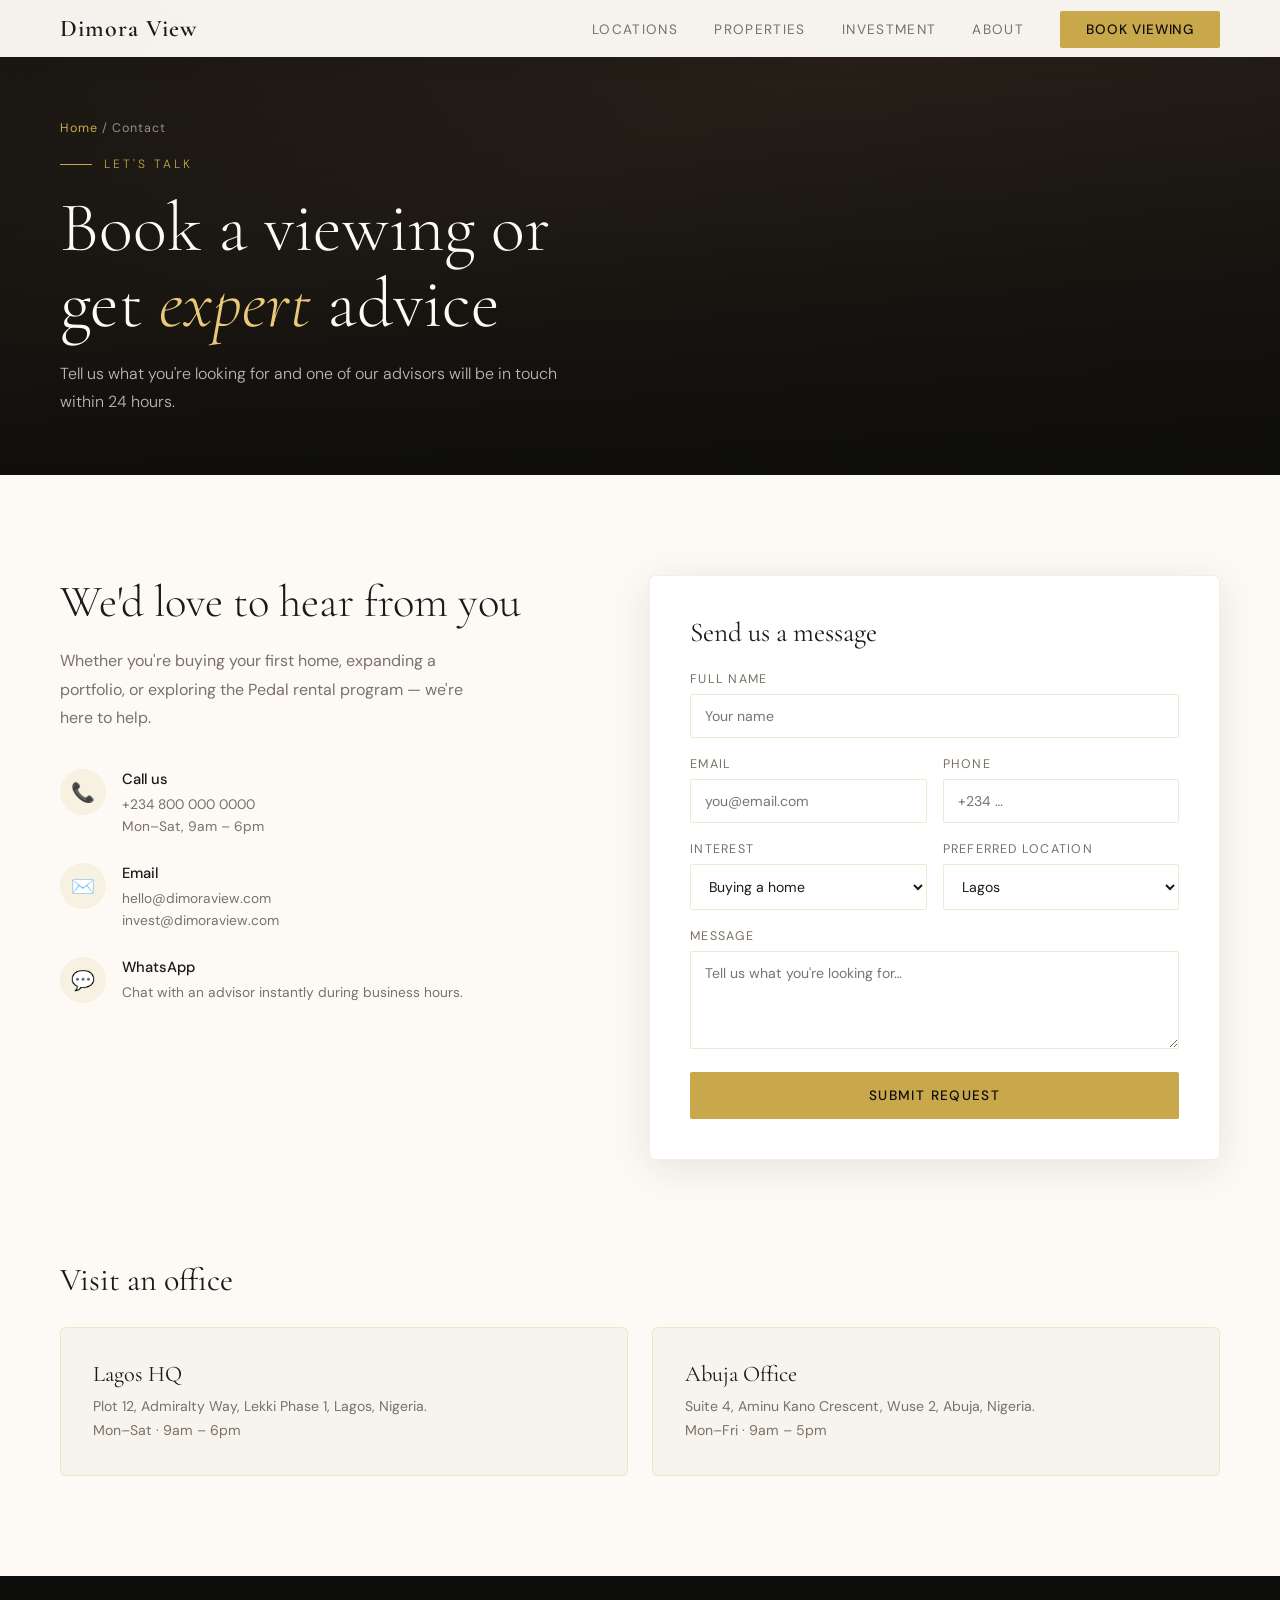
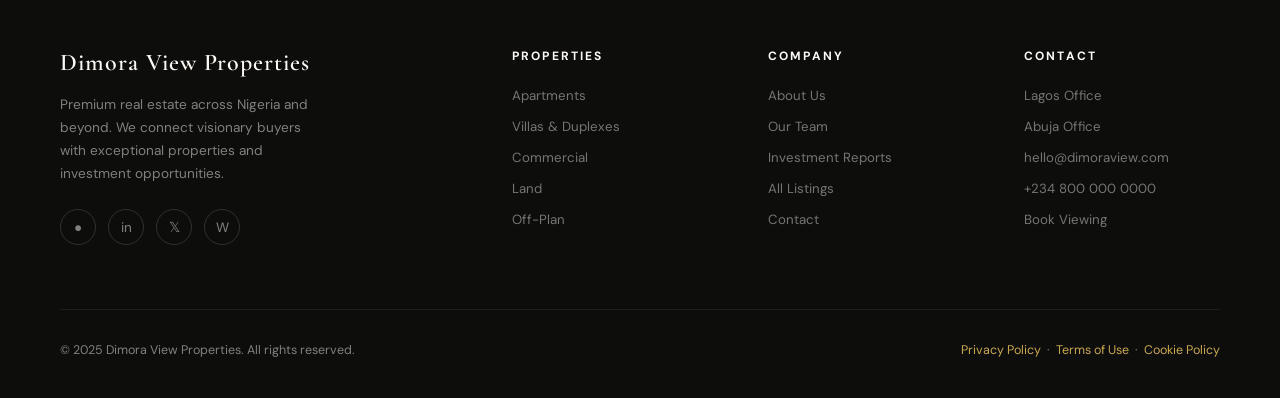
<file: contact.html>
<!DOCTYPE html>
<html lang="en">
<head>
<meta charset="UTF-8" />
<meta name="viewport" content="width=device-width, initial-scale=1.0" />
<title>Contact | Dimora View Properties</title>
<meta name="description" content="Get in touch with Dimora View Properties — book a viewing, request investment advice, or visit our Lagos and Abuja offices." />
<link rel="preconnect" href="https://fonts.googleapis.com" />
<link rel="preconnect" href="https://fonts.gstatic.com" crossorigin />
<link href="https://fonts.googleapis.com/css2?family=Cormorant+Garamond:ital,wght@0,300;0,400;0,600;1,300;1,400&family=DM+Sans:wght@300;400;500&display=swap" rel="stylesheet" />
<style>
*, *::before, *::after { box-sizing: border-box; margin: 0; padding: 0; }

:root {
--ivory: #F7F3ED;
--warm-white: #FDFAF6;
--charcoal: #1A1A18;
--deep: #0D0D0B;
--gold: #C9A84C;
--gold-light: #E8C97A;
--sand: #D4C5A9;
--muted: #7A7167;
--card-bg: #FFFFFF;
--border: rgba(201,168,76,0.2);
--shadow: 0 8px 40px rgba(26,26,24,0.1);
}

html { scroll-behavior: smooth; }

body {
font-family: 'DM Sans', sans-serif;
background: var(--warm-white);
color: var(--charcoal);
overflow-x: hidden;
}

/* ── NAV ── */
nav {
position: fixed; top: 0; width: 100%; z-index: 1000;
padding: 20px 60px;
display: flex; align-items: center; justify-content: space-between;
background: transparent;
transition: background .4s, padding .4s;
}
nav.scrolled {
background: rgba(253,250,246,0.95);
backdrop-filter: blur(12px);
padding: 14px 60px;
box-shadow: 0 2px 24px rgba(26,26,24,0.08);
}
.nav-logo {
font-family: 'Cormorant Garamond', serif;
font-size: 1.5rem; font-weight: 600;
color: var(--warm-white);
letter-spacing: .04em;
transition: color .4s;
text-decoration: none;
}
nav.scrolled .nav-logo { color: var(--charcoal); }
.nav-links { display: flex; gap: 36px; list-style: none; }
.nav-links a {
font-size: .85rem; font-weight: 400; letter-spacing: .1em;
text-transform: uppercase; text-decoration: none;
color: rgba(255,255,255,.8);
transition: color .3s;
}
nav.scrolled .nav-links a { color: var(--muted); }
.nav-links a:hover, nav.scrolled .nav-links a:hover { color: var(--gold); }
.nav-cta {
padding: 10px 26px;
background: var(--gold);
color: var(--deep) !important;
border-radius: 2px; font-weight: 500 !important;
letter-spacing: .06em !important;
transition: background .3s, transform .2s !important;
}
.nav-cta:hover { background: var(--gold-light) !important; transform: translateY(-1px); }
.hamburger { display: none; flex-direction: column; gap: 5px; cursor: pointer; }
.hamburger span { width: 26px; height: 1.5px; background: white; transition: background .4s; }
nav.scrolled .hamburger span { background: var(--charcoal); }

/* ── HERO ── */
#hero {
height: 100vh; min-height: 680px;
position: relative; display: flex; align-items: flex-end;
overflow: hidden;
}
.hero-bg {
position: absolute; inset: 0;
background: linear-gradient(160deg, #1a1612 0%, #2a221a 40%, #1a1612 100%);
}
.hero-bg::before {
content: '';
position: absolute; inset: 0;
background: url('https://images.unsplash.com/photo-1600596542815-ffad4c1539a9?w=1800&auto=format&fit=crop&q=80') center/cover;
opacity: .45;
}
.hero-bg::after {
content: '';
position: absolute; inset: 0;
background: linear-gradient(to top, rgba(13,13,11,.9) 0%, rgba(13,13,11,.3) 60%, transparent 100%);
}
.hero-content {
position: relative; z-index: 2;
padding: 0 60px 80px;
max-width: 760px;
animation: heroIn .9s cubic-bezier(.22,1,.36,1) both;
}
@keyframes heroIn { from { opacity:0; transform: translateY(40px); } to { opacity:1; transform:translateY(0); } }
.hero-eyebrow {
font-size: .75rem; letter-spacing: .25em; text-transform: uppercase;
color: var(--gold); margin-bottom: 20px;
display: flex; align-items: center; gap: 12px;
}
.hero-eyebrow::before { content:''; width:32px; height:1px; background:var(--gold); }
.hero-title {
font-family: 'Cormorant Garamond', serif;
font-size: clamp(3rem, 6vw, 5.5rem);
font-weight: 300; line-height: 1.08;
color: var(--warm-white);
margin-bottom: 24px;
}
.hero-title em { font-style: italic; color: var(--gold-light); }
.hero-sub {
font-size: 1rem; font-weight: 300; line-height: 1.7;
color: rgba(247,243,237,.7);
max-width: 480px; margin-bottom: 44px;
}
.hero-actions { display: flex; gap: 16px; flex-wrap: wrap; }
.btn-primary {
padding: 15px 36px;
background: var(--gold); color: var(--deep);
font-family: 'DM Sans', sans-serif;
font-size: .85rem; font-weight: 500; letter-spacing: .1em;
text-transform: uppercase; text-decoration: none;
border: none; cursor: pointer;
border-radius: 2px;
transition: background .3s, transform .2s;
display: inline-block;
}
.btn-primary:hover { background: var(--gold-light); transform: translateY(-2px); }
.btn-ghost {
padding: 15px 36px;
background: transparent;
color: var(--warm-white);
font-family: 'DM Sans', sans-serif;
font-size: .85rem; font-weight: 400; letter-spacing: .1em;
text-transform: uppercase; text-decoration: none;
border: 1px solid rgba(247,243,237,.35);
border-radius: 2px; cursor: pointer;
transition: border-color .3s, background .3s, transform .2s;
display: inline-block;
}
.btn-ghost:hover { border-color: var(--gold); color: var(--gold); transform: translateY(-2px); }
.hero-stats {
position: absolute; right: 60px; bottom: 80px; z-index: 2;
display: flex; flex-direction: column; gap: 24px;
animation: heroIn 1.1s cubic-bezier(.22,1,.36,1) .2s both;
}
.stat-pill {
background: rgba(247,243,237,.08);
backdrop-filter: blur(12px);
border: 1px solid rgba(201,168,76,.25);
border-radius: 4px;
padding: 14px 22px;
text-align: right;
}
.stat-num {
font-family: 'Cormorant Garamond', serif;
font-size: 2rem; font-weight: 300; color: var(--gold-light);
line-height: 1;
}
.stat-lbl { font-size: .72rem; letter-spacing: .12em; text-transform: uppercase; color: rgba(247,243,237,.5); margin-top: 2px; }
.scroll-hint {
position: absolute; bottom: 36px; left: 50%; transform: translateX(-50%);
z-index: 2; display: flex; flex-direction: column; align-items: center; gap: 8px;
color: rgba(247,243,237,.4); font-size: .7rem; letter-spacing: .14em; text-transform: uppercase;
}
.scroll-line {
width: 1px; height: 50px;
background: linear-gradient(to bottom, rgba(201,168,76,.6), transparent);
animation: scrollPulse 2s infinite;
}
@keyframes scrollPulse { 0%,100%{opacity:.4} 50%{opacity:1} }

/* ── SEARCH BAR ── */
.search-strip {
background: var(--charcoal);
padding: 28px 60px;
display: flex; gap: 0; align-items: stretch;
}
.search-strip select, .search-strip input {
flex: 1; padding: 14px 18px;
background: rgba(255,255,255,.07);
border: 1px solid rgba(255,255,255,.1);
color: var(--warm-white);
font-family: 'DM Sans', sans-serif;
font-size: .88rem;
outline: none;
transition: border-color .3s;
}
.search-strip select option { background: var(--charcoal); }
.search-strip select:hover, .search-strip input:hover,
.search-strip select:focus, .search-strip input:focus { border-color: var(--gold); }
.search-strip .btn-primary { border-radius: 0; white-space: nowrap; }

/* ── SECTION SHARED ── */
section { padding: 100px 60px; }
.section-eyebrow {
font-size: .72rem; letter-spacing: .22em; text-transform: uppercase;
color: var(--gold); margin-bottom: 14px;
display: flex; align-items: center; gap: 10px;
}
.section-eyebrow::before { content:''; width:24px; height:1px; background:var(--gold); }
.section-title {
font-family: 'Cormorant Garamond', serif;
font-size: clamp(2rem, 4vw, 3.2rem);
font-weight: 300; line-height: 1.15;
color: var(--charcoal);
margin-bottom: 16px;
}
.section-sub {
font-size: .95rem; color: var(--muted); line-height: 1.7;
max-width: 520px;
}

/* ── LOCATION CAROUSEL ── */
#locations { padding-bottom: 80px; }
.loc-header { display: flex; align-items: flex-end; justify-content: space-between; margin-bottom: 48px; flex-wrap: wrap; gap: 16px; }
.loc-controls { display: flex; gap: 10px; }
.carousel-btn {
width: 44px; height: 44px; border-radius: 50%;
border: 1px solid var(--border);
background: transparent; cursor: pointer;
display: flex; align-items: center; justify-content: center;
color: var(--charcoal); font-size: 1.1rem;
transition: background .3s, border-color .3s, color .3s;
}
.carousel-btn:hover { background: var(--gold); border-color: var(--gold); color: var(--deep); }
.carousel-track-wrap { overflow: hidden; position: relative; }
.carousel-track {
display: flex; gap: 24px;
transition: transform .55s cubic-bezier(.25,.46,.45,.94);
}
.loc-card {
min-width: 300px; width: 300px; height: 400px;
border-radius: 4px; overflow: hidden;
position: relative; cursor: pointer;
flex-shrink: 0;
}
.loc-card img {
width: 100%; height: 100%; object-fit: cover;
transition: transform .6s ease;
}
.loc-card:hover img { transform: scale(1.06); }
.loc-overlay {
position: absolute; inset: 0;
background: linear-gradient(to top, rgba(13,13,11,.85) 0%, rgba(13,13,11,.1) 60%);
display: flex; flex-direction: column; justify-content: flex-end;
padding: 28px 24px;
transition: background .4s;
}
.loc-card:hover .loc-overlay { background: linear-gradient(to top, rgba(13,13,11,.9) 0%, rgba(13,13,11,.2) 60%); }
.loc-badge {
position: absolute; top: 18px; right: 18px;
background: var(--gold); color: var(--deep);
font-size: .68rem; font-weight: 500; letter-spacing: .1em; text-transform: uppercase;
padding: 5px 12px; border-radius: 2px;
}
.loc-name {
font-family: 'Cormorant Garamond', serif;
font-size: 1.8rem; font-weight: 400; color: white; line-height: 1.1;
}
.loc-count { font-size: .78rem; color: rgba(247,243,237,.6); margin-top: 6px; }
.loc-arrow {
margin-top: 14px; width: 36px; height: 36px;
border: 1px solid rgba(201,168,76,.4); border-radius: 50%;
display: flex; align-items: center; justify-content: center;
color: var(--gold); font-size: .9rem;
transform: translateX(-8px); opacity: 0;
transition: transform .35s, opacity .35s;
}
.loc-card:hover .loc-arrow { transform: translateX(0); opacity: 1; }
.more-btn-wrap { text-align: center; margin-top: 48px; }
.btn-outline {
display: inline-block; padding: 13px 36px;
border: 1px solid var(--gold); color: var(--gold);
font-family: 'DM Sans', sans-serif;
font-size: .82rem; font-weight: 400; letter-spacing: .12em;
text-transform: uppercase; text-decoration: none;
border-radius: 2px; cursor: pointer; background: transparent;
transition: background .3s, color .3s;
}
.btn-outline:hover { background: var(--gold); color: var(--deep); }

/* ── PROPERTY TYPES ── */
#property-types { background: var(--ivory); }
.types-grid {
display: grid;
grid-template-columns: repeat(auto-fill, minmax(240px, 1fr));
gap: 20px; margin-top: 52px;
}
.type-card {
background: white; border-radius: 4px;
padding: 36px 28px;
border: 1px solid rgba(201,168,76,.1);
cursor: pointer; position: relative; overflow: hidden;
transition: box-shadow .35s, transform .3s;
}
.type-card::before {
content: '';
position: absolute; bottom: 0; left: 0;
width: 100%; height: 3px;
background: var(--gold); transform: scaleX(0);
transform-origin: left; transition: transform .4s;
}
.type-card:hover { box-shadow: var(--shadow); transform: translateY(-4px); }
.type-card:hover::before { transform: scaleX(1); }
.type-icon { font-size: 2.2rem; margin-bottom: 18px; }
.type-name {
font-family: 'Cormorant Garamond', serif;
font-size: 1.35rem; font-weight: 400; color: var(--charcoal);
margin-bottom: 8px;
}
.type-desc { font-size: .83rem; color: var(--muted); line-height: 1.6; }
.type-count {
margin-top: 18px; font-size: .75rem; letter-spacing: .1em;
text-transform: uppercase; color: var(--gold); font-weight: 500;
}

/* ── FEATURED LISTINGS ── */
#listings { padding: 100px 60px; }
.listings-header { display: flex; align-items: flex-end; justify-content: space-between; margin-bottom: 52px; flex-wrap: wrap; gap: 16px; }
.listings-grid {
display: grid;
grid-template-columns: repeat(auto-fill, minmax(320px, 1fr));
gap: 28px;
}
.listing-card {
background: white; border-radius: 4px; overflow: hidden;
box-shadow: 0 2px 16px rgba(26,26,24,.06);
transition: box-shadow .35s, transform .3s;
}
.listing-card:hover { box-shadow: var(--shadow); transform: translateY(-4px); }
.listing-img { position: relative; height: 220px; overflow: hidden; }
.listing-img img { width: 100%; height: 100%; object-fit: cover; transition: transform .6s; }
.listing-card:hover .listing-img img { transform: scale(1.05); }
.listing-tag {
position: absolute; top: 16px; left: 16px;
background: var(--charcoal); color: var(--gold);
font-size: .68rem; font-weight: 500; letter-spacing: .1em; text-transform: uppercase;
padding: 5px 12px; border-radius: 2px;
}
.listing-tag.invest { background: var(--gold); color: var(--deep); }
.listing-fav {
position: absolute; top: 16px; right: 16px;
width: 34px; height: 34px; border-radius: 50%;
background: rgba(255,255,255,.9); border: none; cursor: pointer;
display: flex; align-items: center; justify-content: center;
font-size: 1rem; transition: transform .2s;
}
.listing-fav:hover { transform: scale(1.15); }
.listing-body { padding: 22px 24px 24px; }
.listing-price {
font-family: 'Cormorant Garamond', serif;
font-size: 1.6rem; font-weight: 300; color: var(--charcoal);
}
.listing-price span { font-size: 1rem; color: var(--muted); }
.listing-name { font-size: .9rem; font-weight: 500; color: var(--charcoal); margin: 8px 0 4px; }
.listing-loc { font-size: .8rem; color: var(--muted); display: flex; align-items: center; gap: 5px; }
.listing-meta {
margin-top: 16px; padding-top: 16px;
border-top: 1px solid rgba(201,168,76,.15);
display: flex; gap: 20px;
}
.meta-item { font-size: .78rem; color: var(--muted); display: flex; align-items: center; gap: 5px; }
.yield-badge {
margin-top: 14px;
background: rgba(201,168,76,.1);
border: 1px solid rgba(201,168,76,.25);
border-radius: 2px; padding: 8px 12px;
font-size: .78rem; color: var(--gold); font-weight: 500;
}

/* ── INVESTMENT ── */
#investment {
background: var(--charcoal);
color: var(--warm-white);
position: relative; overflow: hidden;
}
#investment::before {
content: '';
position: absolute; top: -120px; right: -120px;
width: 500px; height: 500px;
background: radial-gradient(circle, rgba(201,168,76,.12) 0%, transparent 70%);
pointer-events: none;
}
#investment .section-title { color: var(--warm-white); }
#investment .section-sub { color: rgba(247,243,237,.6); }
.invest-grid {
display: grid; grid-template-columns: 1fr 1fr;
gap: 80px; margin-top: 64px; align-items: center;
}
.invest-cards { display: flex; flex-direction: column; gap: 20px; }
.invest-card {
background: rgba(255,255,255,.05);
border: 1px solid rgba(201,168,76,.2);
border-radius: 4px; padding: 28px 24px;
display: flex; gap: 20px; align-items: flex-start;
transition: background .3s;
}
.invest-card:hover { background: rgba(201,168,76,.08); }
.invest-icon {
width: 48px; height: 48px; border-radius: 50%;
background: rgba(201,168,76,.15);
display: flex; align-items: center; justify-content: center;
font-size: 1.3rem; flex-shrink: 0;
}
.invest-card-title { font-family: 'Cormorant Garamond', serif; font-size: 1.15rem; color: var(--gold-light); margin-bottom: 6px; }
.invest-card-desc { font-size: .83rem; color: rgba(247,243,237,.6); line-height: 1.65; }
.invest-stats { display: flex; flex-direction: column; gap: 32px; }
.big-stat {
border-left: 2px solid var(--gold);
padding-left: 28px;
}
.big-num {
font-family: 'Cormorant Garamond', serif;
font-size: 4rem; font-weight: 300; color: var(--gold-light); line-height: 1;
}
.big-lbl { font-size: .85rem; color: rgba(247,243,237,.5); margin-top: 6px; max-width: 200px; line-height: 1.5; }
.invest-chart { margin-top: 40px; }
.chart-label { font-size: .78rem; color: rgba(247,243,237,.5); margin-bottom: 16px; letter-spacing: .1em; text-transform: uppercase; }
.bar-row { display: flex; align-items: center; gap: 14px; margin-bottom: 12px; }
.bar-yr { font-size: .78rem; color: rgba(247,243,237,.5); width: 36px; flex-shrink: 0; }
.bar-wrap { flex: 1; height: 8px; background: rgba(255,255,255,.08); border-radius: 4px; overflow: hidden; }
.bar-fill { height: 100%; border-radius: 4px; background: linear-gradient(90deg, var(--gold), var(--gold-light)); animation: barGrow 1.2s ease both; }
@keyframes barGrow { from { width: 0 !important; } }
.bar-val { font-size: .78rem; color: var(--gold-light); width: 36px; flex-shrink: 0; }

/* ── TESTIMONIALS ── */
#testimonials { background: var(--ivory); }
.testi-grid {
display: grid; grid-template-columns: repeat(auto-fill, minmax(300px, 1fr));
gap: 24px; margin-top: 52px;
}
.testi-card {
background: white; border-radius: 4px; padding: 32px;
border: 1px solid rgba(201,168,76,.1);
position: relative;
}
.testi-card::before {
content: '"';
font-family: 'Cormorant Garamond', serif;
font-size: 5rem; color: rgba(201,168,76,.15);
position: absolute; top: 10px; right: 20px; line-height: 1;
}
.testi-text { font-size: .9rem; color: var(--muted); line-height: 1.75; margin-bottom: 22px; }
.testi-author { display: flex; align-items: center; gap: 12px; }
.testi-avatar {
width: 44px; height: 44px; border-radius: 50%;
background: var(--gold); display: flex; align-items: center; justify-content: center;
font-family: 'Cormorant Garamond', serif; font-size: 1.1rem; color: var(--deep);
}
.testi-name { font-size: .88rem; font-weight: 500; color: var(--charcoal); }
.testi-role { font-size: .75rem; color: var(--muted); }
.stars { color: var(--gold); font-size: .85rem; margin-bottom: 14px; }

/* ── PARTNERS ── */
#partners { padding: 60px 60px; border-top: 1px solid rgba(201,168,76,.15); }
.partners-label {
text-align: center; font-size: .72rem; letter-spacing: .2em; text-transform: uppercase;
color: var(--muted); margin-bottom: 40px;
}
.partners-track-wrap { overflow: hidden; }
.partners-track {
display: flex; gap: 60px; align-items: center;
animation: partnerScroll 18s linear infinite;
}
@keyframes partnerScroll { 0%{transform:translateX(0)} 100%{transform:translateX(-50%)} }
.partner-logo {
flex-shrink: 0; opacity: .45; filter: grayscale(100%);
transition: opacity .3s, filter .3s;
font-family: 'Cormorant Garamond', serif;
font-size: 1.2rem; letter-spacing: .08em;
color: var(--charcoal); white-space: nowrap;
}
.partner-logo:hover { opacity: 1; filter: none; }
.partners-track-wrap:hover .partners-track { animation-play-state: paused; }

/* ── CTA BANNER ── */
#cta-banner {
background: var(--gold);
padding: 80px 60px;
display: flex; align-items: center; justify-content: space-between;
gap: 40px; flex-wrap: wrap;
}
#cta-banner h2 {
font-family: 'Cormorant Garamond', serif;
font-size: clamp(1.8rem, 3.5vw, 3rem);
font-weight: 300; color: var(--deep);
max-width: 560px; line-height: 1.2;
}
.cta-dark {
padding: 16px 38px;
background: var(--deep); color: var(--gold);
font-family: 'DM Sans', sans-serif;
font-size: .85rem; font-weight: 500; letter-spacing: .1em;
text-transform: uppercase; text-decoration: none;
border-radius: 2px;
transition: background .3s, transform .2s;
white-space: nowrap;
}
.cta-dark:hover { background: var(--charcoal); transform: translateY(-2px); }

/* ── FOOTER ── */
footer {
background: var(--deep); color: rgba(247,243,237,.5);
padding: 72px 60px 40px;
}
.footer-grid {
display: grid; grid-template-columns: 2fr 1fr 1fr 1fr;
gap: 60px; margin-bottom: 64px;
}
.footer-brand .nav-logo { color: var(--warm-white); display: block; margin-bottom: 16px; }
.footer-brand p { font-size: .85rem; line-height: 1.7; max-width: 260px; }
.footer-socials { display: flex; gap: 12px; margin-top: 24px; }
.social-btn {
width: 36px; height: 36px; border-radius: 50%;
border: 1px solid rgba(247,243,237,.15);
display: flex; align-items: center; justify-content: center;
color: rgba(247,243,237,.5); font-size: .85rem;
text-decoration: none;
transition: border-color .3s, color .3s, background .3s;
}
.social-btn:hover { border-color: var(--gold); color: var(--gold); background: rgba(201,168,76,.08); }
.footer-col h4 {
font-size: .75rem; letter-spacing: .18em; text-transform: uppercase;
color: var(--warm-white); margin-bottom: 20px;
}
.footer-col ul { list-style: none; display: flex; flex-direction: column; gap: 10px; }
.footer-col ul a {
font-size: .83rem; color: rgba(247,243,237,.45); text-decoration: none;
transition: color .3s;
}
.footer-col ul a:hover { color: var(--gold); }
.footer-bottom {
border-top: 1px solid rgba(247,243,237,.08);
padding-top: 32px; display: flex; justify-content: space-between;
align-items: center; font-size: .78rem; flex-wrap: wrap; gap: 10px;
}
.footer-bottom a { color: var(--gold); text-decoration: none; }

/* ── MODAL ── */
.modal-backdrop {
position: fixed; inset: 0; background: rgba(13,13,11,.8);
backdrop-filter: blur(4px); z-index: 2000;
display: flex; align-items: center; justify-content: center;
opacity: 0; pointer-events: none; transition: opacity .35s;
}
.modal-backdrop.open { opacity: 1; pointer-events: all; }
.modal {
background: white; border-radius: 6px;
padding: 40px; max-width: 560px; width: 90%;
transform: translateY(20px) scale(.97);
transition: transform .35s cubic-bezier(.25,.46,.45,.94);
position: relative; max-height: 90vh; overflow-y: auto;
}
.modal-backdrop.open .modal { transform: translateY(0) scale(1); }
.modal-close {
position: absolute; top: 16px; right: 18px;
background: none; border: none; font-size: 1.4rem;
cursor: pointer; color: var(--muted);
}
.modal h3 { font-family: 'Cormorant Garamond', serif; font-size: 1.8rem; margin-bottom: 8px; }
.modal p { font-size: .88rem; color: var(--muted); line-height: 1.6; margin-bottom: 24px; }
.form-group { margin-bottom: 18px; }
.form-group label { display: block; font-size: .78rem; letter-spacing: .1em; text-transform: uppercase; color: var(--muted); margin-bottom: 7px; }
.form-group input, .form-group select, .form-group textarea {
width: 100%; padding: 12px 14px;
border: 1px solid rgba(201,168,76,.25); border-radius: 2px;
font-family: 'DM Sans', sans-serif; font-size: .88rem;
outline: none; transition: border-color .3s;
background: white; color: var(--charcoal);
}
.form-group input:focus, .form-group select:focus, .form-group textarea:focus { border-color: var(--gold); }
.toast {
position: fixed; bottom: 30px; right: 30px; z-index: 3000;
background: var(--charcoal); color: var(--warm-white);
padding: 14px 22px; border-radius: 4px;
font-size: .85rem; border-left: 3px solid var(--gold);
transform: translateY(20px); opacity: 0;
transition: all .35s; pointer-events: none;
}
.toast.show { transform: translateY(0); opacity: 1; }

/* ── MOBILE NAV ── */
.mobile-menu {
display: none; position: fixed; inset: 0;
background: var(--deep); z-index: 999;
flex-direction: column; align-items: center; justify-content: center;
gap: 32px;
}
.mobile-menu.open { display: flex; }
.mobile-menu a {
font-family: 'Cormorant Garamond', serif;
font-size: 2rem; color: var(--warm-white); text-decoration: none;
transition: color .3s;
}
.mobile-menu a:hover { color: var(--gold); }
.mobile-close { position: absolute; top: 28px; right: 28px; background: none; border: none; color: white; font-size: 1.8rem; cursor: pointer; }

/* ── RESPONSIVE ── */
@media (max-width: 900px) {
nav { padding: 18px 28px; }
nav.scrolled { padding: 14px 28px; }
.nav-links { display: none; }
.hamburger { display: flex; }
.hero-content { padding: 0 28px 60px; }
.hero-stats { display: none; }
section { padding: 70px 28px; }
.search-strip { padding: 20px 28px; flex-wrap: wrap; }
.invest-grid { grid-template-columns: 1fr; gap: 48px; }
.footer-grid { grid-template-columns: 1fr 1fr; gap: 40px; }
#cta-banner { padding: 60px 28px; flex-direction: column; }
#partners { padding: 40px 28px; }
}
@media (max-width: 600px) {
.footer-grid { grid-template-columns: 1fr; }
.listings-header, .loc-header { flex-direction: column; align-items: flex-start; }
}
/* ════════════════════════════════════════════════════════════════
   EXTENSIONS — shared helpers for inner pages + mobile behaviours.
   The block ABOVE this line is the original homepage CSS, untouched.
   ════════════════════════════════════════════════════════════════ */

/* make listing/loc cards behave as links without changing their look */
a.listing-card, a.loc-card, a.type-card { text-decoration: none; color: inherit; display: block; }

/* ── INNER-PAGE HERO (listings, property, about, contact, etc.) ── */
.page-hero {
  position: relative; min-height: 52vh; display: flex; align-items: flex-end;
  padding: 120px 60px 60px; overflow: hidden;
  background: linear-gradient(160deg, #1a1612 0%, #2a221a 40%, #1a1612 100%);
}
.page-hero::before { content: ''; position: absolute; inset: 0; background-size: cover; background-position: center; opacity: .4; }
.page-hero::after { content: ''; position: absolute; inset: 0; background: linear-gradient(to top, rgba(13,13,11,.92) 0%, rgba(13,13,11,.35) 60%, transparent 100%); }
.page-hero-inner { position: relative; z-index: 2; max-width: 760px; animation: heroIn .8s cubic-bezier(.22,1,.36,1) both; }
.page-hero .hero-eyebrow { font-size: .75rem; letter-spacing: .25em; text-transform: uppercase; color: var(--gold); margin-bottom: 16px; display: flex; align-items: center; gap: 12px; }
.page-hero .hero-eyebrow::before { content:''; width:32px; height:1px; background:var(--gold); }
.page-hero h1 { font-family: 'Cormorant Garamond', serif; font-size: clamp(2.6rem, 5.5vw, 4.6rem); font-weight: 300; line-height: 1.08; color: var(--warm-white); margin-bottom: 18px; }
.page-hero h1 em { font-style: italic; color: var(--gold-light); }
.page-hero p { font-size: 1rem; font-weight: 300; line-height: 1.7; color: rgba(247,243,237,.75); max-width: 540px; }
.breadcrumb { position: relative; z-index: 2; font-size: .78rem; letter-spacing: .08em; color: rgba(247,243,237,.55); margin-bottom: 18px; }
.breadcrumb a { color: var(--gold); text-decoration: none; }
.breadcrumb a:hover { text-decoration: underline; }
@keyframes heroIn { from { opacity:0; transform: translateY(40px); } to { opacity:1; transform:translateY(0); } }

/* utility */
.mobile-only { display: none; }
.fade-up { opacity: 0; transform: translateY(24px); transition: opacity .7s ease, transform .7s ease; }
.fade-up.in { opacity: 1; transform: translateY(0); }
.swipe-hint { display: none; text-align: center; font-size: .72rem; letter-spacing: .12em; text-transform: uppercase; color: var(--muted); margin-top: 18px; }
.swipe-hint span { color: var(--gold); }
.view-more-mobile { display: none; text-align: center; margin-top: 30px; }

/* reorder wrapper — normal flow on desktop */
.reorder-zone { display: block; }

@keyframes nudge { 0%,100% { transform: translateX(0); } 50% { transform: translateX(-22px); } }

/* ════════════════ MOBILE BEHAVIOURS (the three requests) ════════════════ */
@media (max-width: 900px) {
  .mobile-only { display: block; }
  .desktop-only { display: none; }

  /* (2) On mobile, reorder so Featured Listings sits ABOVE Property categories */
  .reorder-zone { display: flex; flex-direction: column; }
  .reorder-zone > #locations      { order: 1; }
  .reorder-zone > #listings       { order: 2; }
  .reorder-zone > #property-types { order: 3; }

  /* (1) LOCATIONS — native swipe, 2 cards + 3rd peeking, capped at 3 */
  .loc-controls { display: none; }                  /* desktop arrows hidden — swipe instead */
  .carousel-track-wrap { overflow-x: auto; scroll-snap-type: x mandatory; -webkit-overflow-scrolling: touch; scrollbar-width: none; }
  .carousel-track-wrap::-webkit-scrollbar { display: none; }
  .carousel-track { transform: none !important; gap: 16px; }
  .loc-card { min-width: 0; width: 43%; flex: 0 0 43%; height: 300px; scroll-snap-align: start; }
  #locations .loc-card:nth-child(n+4) { display: none; }   /* show only 3, then "View All" */

  /* (3) PROPERTY TYPES — 2 per row on mobile */
  .types-grid { grid-template-columns: 1fr 1fr; gap: 14px; margin-top: 36px; }

  /* (2) FEATURED LISTINGS — native swipe carousel, 2 + peek, capped at 4 */
  .listings-grid {
    display: flex; gap: 16px; overflow-x: auto;
    scroll-snap-type: x mandatory; -webkit-overflow-scrolling: touch; scrollbar-width: none;
    grid-template-columns: none;
  }
  .listings-grid::-webkit-scrollbar { display: none; }
  .listing-card { flex: 0 0 60%; scroll-snap-align: start; }
  #listings .listing-card:nth-child(n+5) { display: none; }  /* show only 4, then "View More" */

  .swipe-hint { display: block; }
  .view-more-mobile { display: block; }

  .page-hero { padding: 100px 28px 48px; min-height: 46vh; }
}

@media (max-width: 600px) {
  .loc-card { width: 62%; flex-basis: 62%; }    /* slightly larger, still peeks the next */
  .listing-card { flex: 0 0 74%; }
  /* property types stay 2-up per request */
}

/* solid nav for inner pages (mirrors the scrolled state, applied immediately) */
nav.solid {
  background: rgba(253,250,246,0.97);
  backdrop-filter: blur(12px);
  padding: 14px 60px;
  box-shadow: 0 2px 24px rgba(26,26,24,0.08);
}
nav.solid .nav-logo { color: var(--charcoal); }
nav.solid .nav-links a { color: var(--muted); }
nav.solid .nav-links a:hover { color: var(--gold); }
nav.solid .nav-links a.active { color: var(--gold); }
nav.solid .hamburger span { background: var(--charcoal); }
@media (max-width: 900px) { nav.solid { padding: 14px 28px; } }

/* two-column form rows (contact, etc.) */
.form-row { display: grid; grid-template-columns: 1fr 1fr; gap: 16px; }
@media (max-width: 600px) { .form-row { grid-template-columns: 1fr; gap: 0; } }

</style>
<style>
.page-hero::before { background-image: url('https://images.unsplash.com/photo-1423666639041-f56000c27a9a?w=1800&auto=format&fit=crop&q=80'); }
.contact-wrap { padding: 100px 60px; display: grid; grid-template-columns: 1fr 1.1fr; gap: 70px; align-items: start; }
.contact-info h2 { font-family: 'Cormorant Garamond', serif; font-size: clamp(2rem,4vw,2.8rem); font-weight: 300; margin-bottom: 18px; }
.contact-info > p { color: var(--muted); line-height: 1.8; margin-bottom: 36px; max-width: 420px; }
.info-item { display: flex; gap: 16px; margin-bottom: 26px; align-items: flex-start; }
.info-ic { width: 46px; height: 46px; border-radius: 50%; background: rgba(201,168,76,.12); display: flex; align-items: center; justify-content: center; font-size: 1.2rem; flex-shrink: 0; }
.info-item h4 { font-size: .92rem; font-weight: 500; margin-bottom: 4px; }
.info-item p { font-size: .86rem; color: var(--muted); line-height: 1.6; }
.contact-form { background: white; border: 1px solid var(--border); border-radius: 6px; padding: 40px; box-shadow: var(--shadow); }
.contact-form h3 { font-family: 'Cormorant Garamond', serif; font-size: 1.7rem; font-weight: 400; margin-bottom: 22px; }
.offices { padding: 0 60px 100px; }
.offices h3 { font-family: 'Cormorant Garamond', serif; font-size: 2rem; font-weight: 400; margin-bottom: 28px; }
.office-grid { display: grid; grid-template-columns: 1fr 1fr; gap: 24px; }
.office { background: var(--ivory); border-radius: 6px; padding: 32px; border: 1px solid var(--border); }
.office h4 { font-family: 'Cormorant Garamond', serif; font-size: 1.4rem; font-weight: 400; margin-bottom: 8px; }
.office p { font-size: .88rem; color: var(--muted); line-height: 1.7; }
@media (max-width: 900px) {
  .contact-wrap { padding: 60px 28px; grid-template-columns: 1fr; gap: 40px; }
  .contact-form { padding: 28px; }
  .offices { padding: 0 28px 70px; } .office-grid { grid-template-columns: 1fr; }
}
</style>
</head>
<body>

<nav id="mainNav" class="solid">
  <a href="index.html" class="nav-logo">Dimora View</a>
  <ul class="nav-links">
    <li><a href="locations.html">Locations</a></li>
    <li><a href="listings.html">Properties</a></li>
    <li><a href="investment.html">Investment</a></li>
    <li><a href="about.html">About</a></li>
    <li><a href="contact.html" class="nav-cta active">Book Viewing</a></li>
  </ul>
  <div class="hamburger" id="hamburger"><span></span><span></span><span></span></div>
</nav>
<div class="mobile-menu" id="mobileMenu">
  <button class="mobile-close" id="mobileClose">✕</button>
  <a href="locations.html">Locations</a><a href="listings.html">Properties</a>
  <a href="investment.html">Investment</a><a href="about.html">About</a>
  <a href="contact.html">Book Viewing</a>
</div>

<header class="page-hero" style="padding-top:120px;">
  <div class="page-hero-inner">
    <div class="breadcrumb"><a href="index.html">Home</a> / Contact</div>
    <p class="hero-eyebrow">Let's Talk</p>
    <h1>Book a viewing or<br>get <em>expert</em> advice</h1>
    <p>Tell us what you're looking for and one of our advisors will be in touch within 24 hours.</p>
  </div>
</header>

<section class="contact-wrap">
  <div class="contact-info">
    <h2>We'd love to hear from you</h2>
    <p>Whether you're buying your first home, expanding a portfolio, or exploring the Pedal rental program — we're here to help.</p>
    <div class="info-item"><div class="info-ic">📞</div><div><h4>Call us</h4><p>+234 800 000 0000<br>Mon–Sat, 9am – 6pm</p></div></div>
    <div class="info-item"><div class="info-ic">✉️</div><div><h4>Email</h4><p>hello@dimoraview.com<br>invest@dimoraview.com</p></div></div>
    <div class="info-item"><div class="info-ic">💬</div><div><h4>WhatsApp</h4><p>Chat with an advisor instantly during business hours.</p></div></div>
  </div>

  <div class="contact-form">
    <h3 id="formTitle">Send us a message</h3>
    <div class="form-group"><label>Full Name</label><input type="text" id="c-name" placeholder="Your name" /></div>
    <div class="form-row">
      <div class="form-group"><label>Email</label><input type="email" id="c-email" placeholder="you@email.com" /></div>
      <div class="form-group"><label>Phone</label><input type="tel" id="c-phone" placeholder="+234 …" /></div>
    </div>
    <div class="form-row">
      <div class="form-group"><label>Interest</label>
        <select id="c-interest"><option>Buying a home</option><option>Investing / Rental</option><option>Commercial</option><option>Land</option><option>General enquiry</option></select></div>
      <div class="form-group"><label>Preferred Location</label>
        <select id="c-loc"><option>Lagos</option><option>Abuja</option><option>Port Harcourt</option><option>Dubai</option><option>London</option><option>Accra</option></select></div>
    </div>
    <div class="form-group"><label>Message</label><textarea id="c-msg" rows="4" placeholder="Tell us what you're looking for…"></textarea></div>
    <button class="btn-primary" style="width:100%;text-align:center;" onclick="sendMsg()">Submit Request</button>
  </div>
</section>

<section class="offices">
  <h3>Visit an office</h3>
  <div class="office-grid">
    <div class="office"><h4>Lagos HQ</h4><p>Plot 12, Admiralty Way, Lekki Phase 1, Lagos, Nigeria.<br>Mon–Sat · 9am – 6pm</p></div>
    <div class="office"><h4>Abuja Office</h4><p>Suite 4, Aminu Kano Crescent, Wuse 2, Abuja, Nigeria.<br>Mon–Fri · 9am – 5pm</p></div>
  </div>
</section>

<div id="footer-mount"></div>
<div id="modal-mount"></div>
<div class="toast" id="toast"></div>

<script>
/* ============================================================
   DIMORA VIEW PROPERTIES — Shared App Logic & Data
   ============================================================ */

/* ── SEED DATA ── */
const LOCATIONS = [
  { name: 'Lagos', country: 'Nigeria', count: '340 Properties', badge: 'Hot', img: 'https://images.unsplash.com/photo-1618077360395-f3068be8e001?w=600&auto=format&fit=crop&q=80' },
  { name: 'Abuja', country: 'Nigeria', count: '210 Properties', badge: 'Rising', img: 'https://images.unsplash.com/photo-1545324418-cc1a3fa10c00?w=600&auto=format&fit=crop&q=80' },
  { name: 'Dubai', country: 'UAE', count: '158 Properties', badge: 'Luxury', img: 'https://images.unsplash.com/photo-1512453979798-5ea266f8880c?w=600&auto=format&fit=crop&q=80' },
  { name: 'London', country: 'UK', count: '94 Properties', badge: 'Premium', img: 'https://images.unsplash.com/photo-1513635269975-59663e0ac1ad?w=600&auto=format&fit=crop&q=80' },
  { name: 'Port Harcourt', country: 'Nigeria', count: '126 Properties', badge: 'New', img: 'https://images.unsplash.com/photo-1559827260-dc66d52bef19?w=600&auto=format&fit=crop&q=80' },
  { name: 'Accra', country: 'Ghana', count: '88 Properties', badge: 'Trending', img: 'https://images.unsplash.com/photo-1585813540765-b7fa68e0c977?w=600&auto=format&fit=crop&q=80' },
  { name: 'Nairobi', country: 'Kenya', count: '72 Properties', badge: 'New', img: 'https://images.unsplash.com/photo-1611348586804-61bf6c080437?w=600&auto=format&fit=crop&q=80' },
];

const PROPERTY_TYPES = [
  { icon: '🏢', name: 'Apartments', desc: 'Modern city-centre apartments from studio to 5-bedroom penthouses in prime locations.', count: '480+ listings' },
  { icon: '🏡', name: 'Villas & Duplexes', desc: 'Spacious, architecturally stunning homes in gated estates and private compounds.', count: '220+ listings' },
  { icon: '🏗️', name: 'Off-Plan', desc: 'Invest early at developer prices and earn equity before completion.', count: '95+ projects' },
  { icon: '🏬', name: 'Commercial', desc: 'Office spaces, retail units, and mixed-use developments for business owners.', count: '130+ listings' },
  { icon: '🌳', name: 'Land', desc: 'Verified, documented plots of land in fast-appreciating corridors.', count: '340+ plots' },
  { icon: '🌊', name: 'Waterfront', desc: 'Exclusive waterfront and ocean-view residences in elite coastal districts.', count: '58+ listings' },
  { icon: '🏨', name: 'Short-Let', desc: 'Fully managed short-let properties generating consistent monthly rental income.', count: '185+ listings' },
  { icon: '🏙️', name: 'Penthouse', desc: 'Ultra-premium rooftop residences with panoramic views and private amenities.', count: '34+ listings' },
];

const SEED_LISTINGS = [
  { id: 1, name: 'Horizon Court Residences', loc: 'Victoria Island, Lagos', city: 'Lagos', type: 'Apartments', price: '₦185M', beds: 4, baths: 4, sqm: 320, img: 'https://images.unsplash.com/photo-1600607687939-ce8a6c25118c?w=900&auto=format&fit=crop&q=80', tag: 'For Sale', invest: true, yield: '12.4% Annual Yield', desc: 'A refined collection of four-bedroom residences overlooking the Atlantic, with floor-to-ceiling glazing, private terraces and 24-hour concierge.' },
  { id: 2, name: 'Serenova Villa Estate', loc: 'Maitama, Abuja', city: 'Abuja', type: 'Villas & Duplexes', price: '₦350M', beds: 5, baths: 6, sqm: 560, img: 'https://images.unsplash.com/photo-1613977257363-707ba9348227?w=900&auto=format&fit=crop&q=80', tag: 'Premium', invest: false, yield: null, desc: 'An architecturally striking five-bedroom villa set within a gated Maitama estate, featuring a private pool, home cinema and landscaped gardens.' },
  { id: 3, name: 'The Peninsula Suites', loc: 'Dubai Marina, UAE', city: 'Dubai', type: 'Apartments', price: '$780K', beds: 3, baths: 3, sqm: 210, img: 'https://images.unsplash.com/photo-1567767292278-a4f21aa2d36e?w=900&auto=format&fit=crop&q=80', tag: 'Investment', invest: true, yield: '16.8% Annual Yield', desc: 'High-yield marina-front suites in one of Dubai\'s most sought-after towers, fully managed for short-let income.' },
  { id: 4, name: 'Creekside Townhomes', loc: 'Lekki Phase 1, Lagos', city: 'Lagos', type: 'Villas & Duplexes', price: '₦95M', beds: 3, baths: 3, sqm: 185, img: 'https://images.unsplash.com/photo-1600585154340-be6161a56a0c?w=900&auto=format&fit=crop&q=80', tag: 'For Sale', invest: true, yield: '10.2% Annual Yield', desc: 'Contemporary three-bedroom townhomes in the heart of Lekki Phase 1, walking distance to schools, dining and the waterfront.' },
  { id: 5, name: 'Ivory Tower Penthouse', loc: 'Ikoyi, Lagos', city: 'Lagos', type: 'Penthouse', price: '₦620M', beds: 6, baths: 7, sqm: 780, img: 'https://images.unsplash.com/photo-1502672260266-1c1ef2d93688?w=900&auto=format&fit=crop&q=80', tag: 'Luxury', invest: false, yield: null, desc: 'A full-floor penthouse crowning Ikoyi\'s skyline, with wraparound terraces, private lift access and panoramic lagoon views.' },
  { id: 6, name: 'GreenPark Apartments', loc: 'Wuse 2, Abuja', city: 'Abuja', type: 'Apartments', price: '₦65M', beds: 2, baths: 2, sqm: 120, img: 'https://images.unsplash.com/photo-1560448204-e02f11c3d0e2?w=900&auto=format&fit=crop&q=80', tag: 'Investment', invest: true, yield: '13.7% Annual Yield', desc: 'Smartly designed two-bedroom apartments in central Wuse 2, ideal for first-time investors seeking dependable rental returns.' },
  { id: 7, name: 'Marina Bay Offices', loc: 'Victoria Island, Lagos', city: 'Lagos', type: 'Commercial', price: '₦480M', beds: 0, baths: 4, sqm: 640, img: 'https://images.unsplash.com/photo-1486406146926-c627a92ad1ab?w=900&auto=format&fit=crop&q=80', tag: 'Commercial', invest: true, yield: '11.5% Annual Yield', desc: 'Grade-A office floors in a landmark VI tower with premium fit-out, dedicated parking and blue-chip tenant covenants.' },
  { id: 8, name: 'Thames Riverside Flat', loc: 'Canary Wharf, London', city: 'London', type: 'Apartments', price: '£540K', beds: 2, baths: 2, sqm: 95, img: 'https://images.unsplash.com/photo-1494526585095-c41746248156?w=900&auto=format&fit=crop&q=80', tag: 'Premium', invest: true, yield: '8.4% Annual Yield', desc: 'A bright riverside apartment in Canary Wharf with concierge, gym and direct transport links to the City.' },
  { id: 9, name: 'Cantonments Garden Villa', loc: 'Cantonments, Accra', city: 'Accra', type: 'Villas & Duplexes', price: '$420K', beds: 4, baths: 4, sqm: 380, img: 'https://images.unsplash.com/photo-1576941089067-2de3c901e126?w=900&auto=format&fit=crop&q=80', tag: 'For Sale', invest: false, yield: null, desc: 'A serene four-bedroom villa in Accra\'s diplomatic Cantonments district, with mature gardens and staff quarters.' },
  { id: 10, name: 'Banana Island Waterfront', loc: 'Banana Island, Lagos', city: 'Lagos', type: 'Waterfront', price: '₦1.2B', beds: 7, baths: 8, sqm: 1100, img: 'https://images.unsplash.com/photo-1613490493576-7fde63acd811?w=900&auto=format&fit=crop&q=80', tag: 'Luxury', invest: false, yield: null, desc: 'An extraordinary waterfront mansion on Banana Island with private jetty, infinity pool and bespoke interiors throughout.' },
  { id: 11, name: 'Eko Atlantic Off-Plan', loc: 'Eko Atlantic, Lagos', city: 'Lagos', type: 'Off-Plan', price: '₦210M', beds: 3, baths: 3, sqm: 240, img: 'https://images.unsplash.com/photo-1545324418-cc1a3fa10c00?w=900&auto=format&fit=crop&q=80', tag: 'Off-Plan', invest: true, yield: '17.0% Projected Yield', desc: 'Secure equity at developer pricing in a flagship Eko Atlantic tower, delivering in 2027 with staged payment plans.' },
  { id: 12, name: 'Verdant Acres Plot', loc: 'Epe, Lagos', city: 'Lagos', type: 'Land', price: '₦28M', beds: 0, baths: 0, sqm: 648, img: 'https://images.unsplash.com/photo-1500382017468-9049fed747ef?w=900&auto=format&fit=crop&q=80', tag: 'Land', invest: true, yield: '20%+ Appreciation', desc: 'Verified, fully documented plots in the fast-growing Epe corridor with governor\'s consent and survey in place.' },
];

const INVEST_CARDS = [
  { icon: '📈', title: 'Capital Appreciation', desc: 'Our properties in high-demand corridors consistently outperform market averages, delivering 15–25% capital growth over 3-year cycles.' },
  { icon: '💰', title: 'Rental Income (Pedal Program)', desc: 'Properties on our Pedal program are fully managed and short-let, generating predictable monthly income with zero landlord stress.' },
  { icon: '🔐', title: 'Secure Titles & Documentation', desc: 'Every Dimora View listing comes with verified titles, governor\'s consent, survey plans, and legal due diligence completed.' },
  { icon: '🌐', title: 'Global Portfolio Diversification', desc: 'Spread your investment across Lagos, Dubai, London and Accra — building multi-currency asset portfolios that hedge against local volatility.' },
];

const TESTIMONIALS = [
  { text: 'The Pedal program changed my financial life. My Lekki apartment now earns ₦1.8M monthly while I live in London. Dimora View handles everything.', name: 'Chisom Adeyemi', role: 'Investor · London', init: 'CA', stars: 5 },
  { text: 'I was sceptical about investing in Dubai from Nigeria. The team walked me through every step — documentation, FX transfer, management. Seamless.', name: 'Emeka Okafor', role: 'Property Investor', init: 'EO', stars: 5 },
  { text: 'We found our dream family home in Maitama at exactly our budget. No pressure, just genuine guidance. Highly recommended.', name: 'Aisha Bello', role: 'Homebuyer · Abuja', init: 'AB', stars: 5 },
  { text: 'The ROI data they provided was accurate — our short-let villa has been delivering 15.2% net yield since acquisition. Incredible.', name: 'Tunde Fashola', role: 'Real Estate Investor', init: 'TF', stars: 5 },
  { text: 'Professional, transparent, and incredibly knowledgeable. Dimora View is redefining what a real estate agency should be in Africa.', name: 'Ngozi Williams', role: 'Property Developer', init: 'NW', stars: 5 },
  { text: 'I bought off-plan through them in 2022. The property value has appreciated by over 40% already and we haven\'t even moved in.', name: 'Biodun Adegoke', role: 'Business Owner', init: 'BA', stars: 5 },
];

const PARTNERS = [
  'Sterling Bank', 'Stanbic IBTC', 'Emirates NBD', 'Knight Frank', 'JLL Africa',
  'LASAA', 'FCDA', 'Citi Group', 'PwC Nigeria', 'DSCR Realty', 'ARM Properties', 'Nestoria Africa',
];

const RETURN_DATA = [
  { yr: 'Y1', val: 10 }, { yr: 'Y2', val: 12 }, { yr: 'Y3', val: 13.5 },
  { yr: 'Y5', val: 15 }, { yr: 'Y10', val: 18 },
];

/* ── STORAGE LAYER (makes the whole site dynamic & editable from Admin) ── */
const LS_KEY = 'dimora_listings_v1';

function getListings() {
  try {
    const raw = localStorage.getItem(LS_KEY);
    if (raw) {
      const parsed = JSON.parse(raw);
      if (Array.isArray(parsed) && parsed.length) return parsed;
    }
  } catch (e) { /* storage unavailable — fall back to seed */ }
  return SEED_LISTINGS.slice();
}
function saveListings(list) {
  try { localStorage.setItem(LS_KEY, JSON.stringify(list)); return true; }
  catch (e) { return false; }
}
function resetListings() {
  try { localStorage.removeItem(LS_KEY); return true; } catch (e) { return false; }
}
function getListingById(id) {
  return getListings().find(l => String(l.id) === String(id));
}

/* ── FAVOURITES ── */
const FAV_KEY = 'dimora_favs_v1';
function getFavs() { try { return JSON.parse(localStorage.getItem(FAV_KEY) || '[]'); } catch (e) { return []; } }
function toggleFav(id) {
  let favs = getFavs();
  id = Number(id);
  if (favs.includes(id)) favs = favs.filter(f => f !== id); else favs.push(id);
  try { localStorage.setItem(FAV_KEY, JSON.stringify(favs)); } catch (e) {}
  return favs.includes(id);
}

/* ── CARD TEMPLATES ── */
function listingCardHTML(l) {
  const saved = getFavs().includes(Number(l.id)) ? 'saved' : '';
  const heart = getFavs().includes(Number(l.id)) ? '♥' : '♡';
  return `
  <a class="listing-card" href="property.html?id=${l.id}">
    <div class="listing-img">
      <img src="${l.img}" alt="${l.name}" loading="lazy" />
      <span class="listing-tag ${l.invest ? 'invest' : ''}">${l.tag}</span>
      <button class="listing-fav ${saved}" aria-label="Save property"
        onclick="event.preventDefault();event.stopPropagation();this.classList.toggle('saved');this.textContent=toggleFav(${l.id})?'♥':'♡';">${heart}</button>
    </div>
    <div class="listing-body">
      <div class="listing-price">${l.price} <span>/ property</span></div>
      <div class="listing-name">${l.name}</div>
      <div class="listing-loc">📍 ${l.loc}</div>
      <div class="listing-meta">
        ${l.beds ? `<span class="meta-item">🛏 ${l.beds} Beds</span>` : ''}
        ${l.baths ? `<span class="meta-item">🚿 ${l.baths} Baths</span>` : ''}
        <span class="meta-item">📐 ${l.sqm} m²</span>
      </div>
      ${l.yield ? `<div class="yield-badge">📊 ${l.yield}</div>` : ''}
    </div>
  </a>`;
}

function typeCardHTML(t) {
  return `
  <a class="type-card" href="category.html?type=${encodeURIComponent(t.name)}">
    <div class="type-icon">${t.icon}</div>
    <div class="type-name">${t.name}</div>
    <div class="type-desc">${t.desc}</div>
    <div class="type-count">${t.count}</div>
  </a>`;
}

function locCardHTML(l) {
  return `
  <a class="loc-card" href="listings.html?loc=${encodeURIComponent(l.name)}">
    <img src="${l.img}" alt="${l.name} real estate" loading="lazy" />
    <div class="loc-overlay">
      <span class="loc-badge">${l.badge}</span>
      <div class="loc-name">${l.name}</div>
      <div class="loc-count">${l.count}</div>
      <div class="loc-arrow">→</div>
    </div>
  </a>`;
}

/* ── SCROLL-SNAP CAROUSEL (works for both desktop buttons + mobile swipe) ── */
function initCarousel(wrapSel, prevSel, nextSel) {
  const wrap = document.querySelector(wrapSel);
  if (!wrap) return;
  const step = () => {
    const card = wrap.querySelector('.loc-card, .listing-card');
    return card ? card.getBoundingClientRect().width + 24 : 320;
  };
  const prev = prevSel && document.querySelector(prevSel);
  const next = nextSel && document.querySelector(nextSel);
  if (prev) prev.addEventListener('click', () => wrap.scrollBy({ left: -step(), behavior: 'smooth' }));
  if (next) next.addEventListener('click', () => wrap.scrollBy({ left: step(), behavior: 'smooth' }));
}

/* one-time "toggle in/out" nudge to hint swipe-ability on mobile */
function nudgeCarousel(sel) {
  if (window.innerWidth > 900) return;
  const wrap = document.querySelector(sel);
  if (!wrap) return;
  setTimeout(() => {
    wrap.scrollTo({ left: 70, behavior: 'smooth' });
    setTimeout(() => wrap.scrollTo({ left: 0, behavior: 'smooth' }), 650);
  }, 900);
}

/* ── NAV / MOBILE MENU ── */
function initChrome() {
  const nav = document.getElementById('mainNav');
  if (nav && !nav.classList.contains('solid')) {
    window.addEventListener('scroll', () => nav.classList.toggle('scrolled', window.scrollY > 60));
  }
  const burger = document.getElementById('hamburger');
  const menu = document.getElementById('mobileMenu');
  if (burger && menu) {
    burger.addEventListener('click', () => { menu.classList.add('open'); document.body.style.overflow = 'hidden'; });
    const close = document.getElementById('mobileClose');
    if (close) close.addEventListener('click', closeMobile);
  }
}
function closeMobile() {
  const menu = document.getElementById('mobileMenu');
  if (menu) menu.classList.remove('open');
  document.body.style.overflow = '';
}

/* ── MODAL ── */
function openModal() { const m = document.getElementById('modalBackdrop'); if (m) { m.classList.add('open'); document.body.style.overflow = 'hidden'; } }
function closeModal() { const m = document.getElementById('modalBackdrop'); if (m) { m.classList.remove('open'); document.body.style.overflow = ''; } }
function handleBackdropClick(e) { if (e.target === document.getElementById('modalBackdrop')) closeModal(); }
function submitBooking() {
  closeModal();
  showToast('✓ Your booking request has been received! We\'ll contact you within 24 hours.');
}

/* ── TOAST ── */
function showToast(msg) {
  let t = document.getElementById('toast');
  if (!t) { t = document.createElement('div'); t.id = 'toast'; t.className = 'toast'; document.body.appendChild(t); }
  t.textContent = msg;
  t.classList.add('show');
  clearTimeout(t._timer);
  t._timer = setTimeout(() => t.classList.remove('show'), 3500);
}

/* ── SCROLL REVEAL ── */
function initReveal() {
  const els = document.querySelectorAll('.fade-up');
  if (!els.length) return;
  const obs = new IntersectionObserver(entries => {
    entries.forEach(e => { if (e.isIntersecting) { e.target.classList.add('in'); obs.unobserve(e.target); } });
  }, { threshold: 0.12 });
  els.forEach(el => obs.observe(el));
}

/* ── SHARED PARTIALS (footer + booking modal) injected so every page matches ── */
function footerHTML() {
  return `
  <footer>
    <div class="footer-grid">
      <div class="footer-brand">
        <a href="index.html" class="nav-logo">Dimora View Properties</a>
        <p>Premium real estate across Nigeria and beyond. We connect visionary buyers with exceptional properties and investment opportunities.</p>
        <div class="footer-socials">
          <a href="#" class="social-btn" aria-label="Instagram">&#9679;</a>
          <a href="#" class="social-btn" aria-label="LinkedIn">in</a>
          <a href="#" class="social-btn" aria-label="Twitter">𝕏</a>
          <a href="#" class="social-btn" aria-label="WhatsApp">W</a>
        </div>
      </div>
      <div class="footer-col">
        <h4>Properties</h4>
        <ul>
          <li><a href="category.html?type=Apartments">Apartments</a></li>
          <li><a href="category.html?type=Villas%20%26%20Duplexes">Villas &amp; Duplexes</a></li>
          <li><a href="category.html?type=Commercial">Commercial</a></li>
          <li><a href="category.html?type=Land">Land</a></li>
          <li><a href="category.html?type=Off-Plan">Off-Plan</a></li>
        </ul>
      </div>
      <div class="footer-col">
        <h4>Company</h4>
        <ul>
          <li><a href="about.html">About Us</a></li>
          <li><a href="about.html#team">Our Team</a></li>
          <li><a href="investment.html">Investment Reports</a></li>
          <li><a href="listings.html">All Listings</a></li>
          <li><a href="contact.html">Contact</a></li>
        </ul>
      </div>
      <div class="footer-col">
        <h4>Contact</h4>
        <ul>
          <li><a href="contact.html">Lagos Office</a></li>
          <li><a href="contact.html">Abuja Office</a></li>
          <li><a href="mailto:hello@dimoraview.com">hello@dimoraview.com</a></li>
          <li><a href="tel:+2348000000000">+234 800 000 0000</a></li>
          <li><a href="contact.html">Book Viewing</a></li>
        </ul>
      </div>
    </div>
    <div class="footer-bottom">
      <span>© 2025 Dimora View Properties. All rights reserved.</span>
      <span><a href="#">Privacy Policy</a> &nbsp;·&nbsp; <a href="#">Terms of Use</a> &nbsp;·&nbsp; <a href="#">Cookie Policy</a></span>
    </div>
  </footer>`;
}

function bookingModalHTML() {
  return `
  <div class="modal-backdrop" id="modalBackdrop" onclick="handleBackdropClick(event)">
    <div class="modal">
      <button class="modal-close" onclick="closeModal()">✕</button>
      <h3>Book a Viewing</h3>
      <p>Fill in your details and one of our agents will reach out within 24 hours to arrange your visit.</p>
      <div class="form-group"><label>Full Name</label><input type="text" placeholder="Your name" /></div>
      <div class="form-group"><label>Email</label><input type="email" placeholder="you@email.com" /></div>
      <div class="form-group"><label>Phone</label><input type="tel" placeholder="+234 000 000 0000" /></div>
      <div class="form-group">
        <label>Property Interest</label>
        <select><option>Residential</option><option>Commercial</option><option>Investment / Rental</option><option>Land</option></select>
      </div>
      <div class="form-group">
        <label>Preferred Location</label>
        <select><option>Lagos</option><option>Abuja</option><option>Port Harcourt</option><option>Dubai</option><option>London</option><option>Accra</option></select>
      </div>
      <div class="form-group"><label>Message (Optional)</label><textarea rows="3" placeholder="Any specifics or questions…"></textarea></div>
      <button class="btn-primary" style="width:100%;text-align:center;" onclick="submitBooking()">Submit Request</button>
    </div>
  </div>`;
}

function mountPartials() {
  const f = document.getElementById('footer-mount');
  if (f) f.innerHTML = footerHTML();
  const m = document.getElementById('modal-mount');
  if (m) m.innerHTML = bookingModalHTML();
}

/* helper */
function qs(name) { return new URLSearchParams(location.search).get(name); }

</script>
<script>
const prop = qs('property');
if (prop) {
  document.getElementById('formTitle').textContent = 'Book a viewing: ' + prop;
  document.getElementById('c-msg').value = `I'd like to book a viewing for "${prop}".`;
  document.getElementById('c-interest').value = 'Buying a home';
}
function sendMsg() {
  const name = document.getElementById('c-name').value.trim();
  if (!name) { showToast('Please add your name so we can reach you.'); return; }
  showToast('✓ Thanks ' + name.split(' ')[0] + '! An advisor will contact you within 24 hours.');
  ['c-name','c-email','c-phone','c-msg'].forEach(id => document.getElementById(id).value = '');
}
mountPartials();
initChrome();
</script>
</body>
</html>
</file>
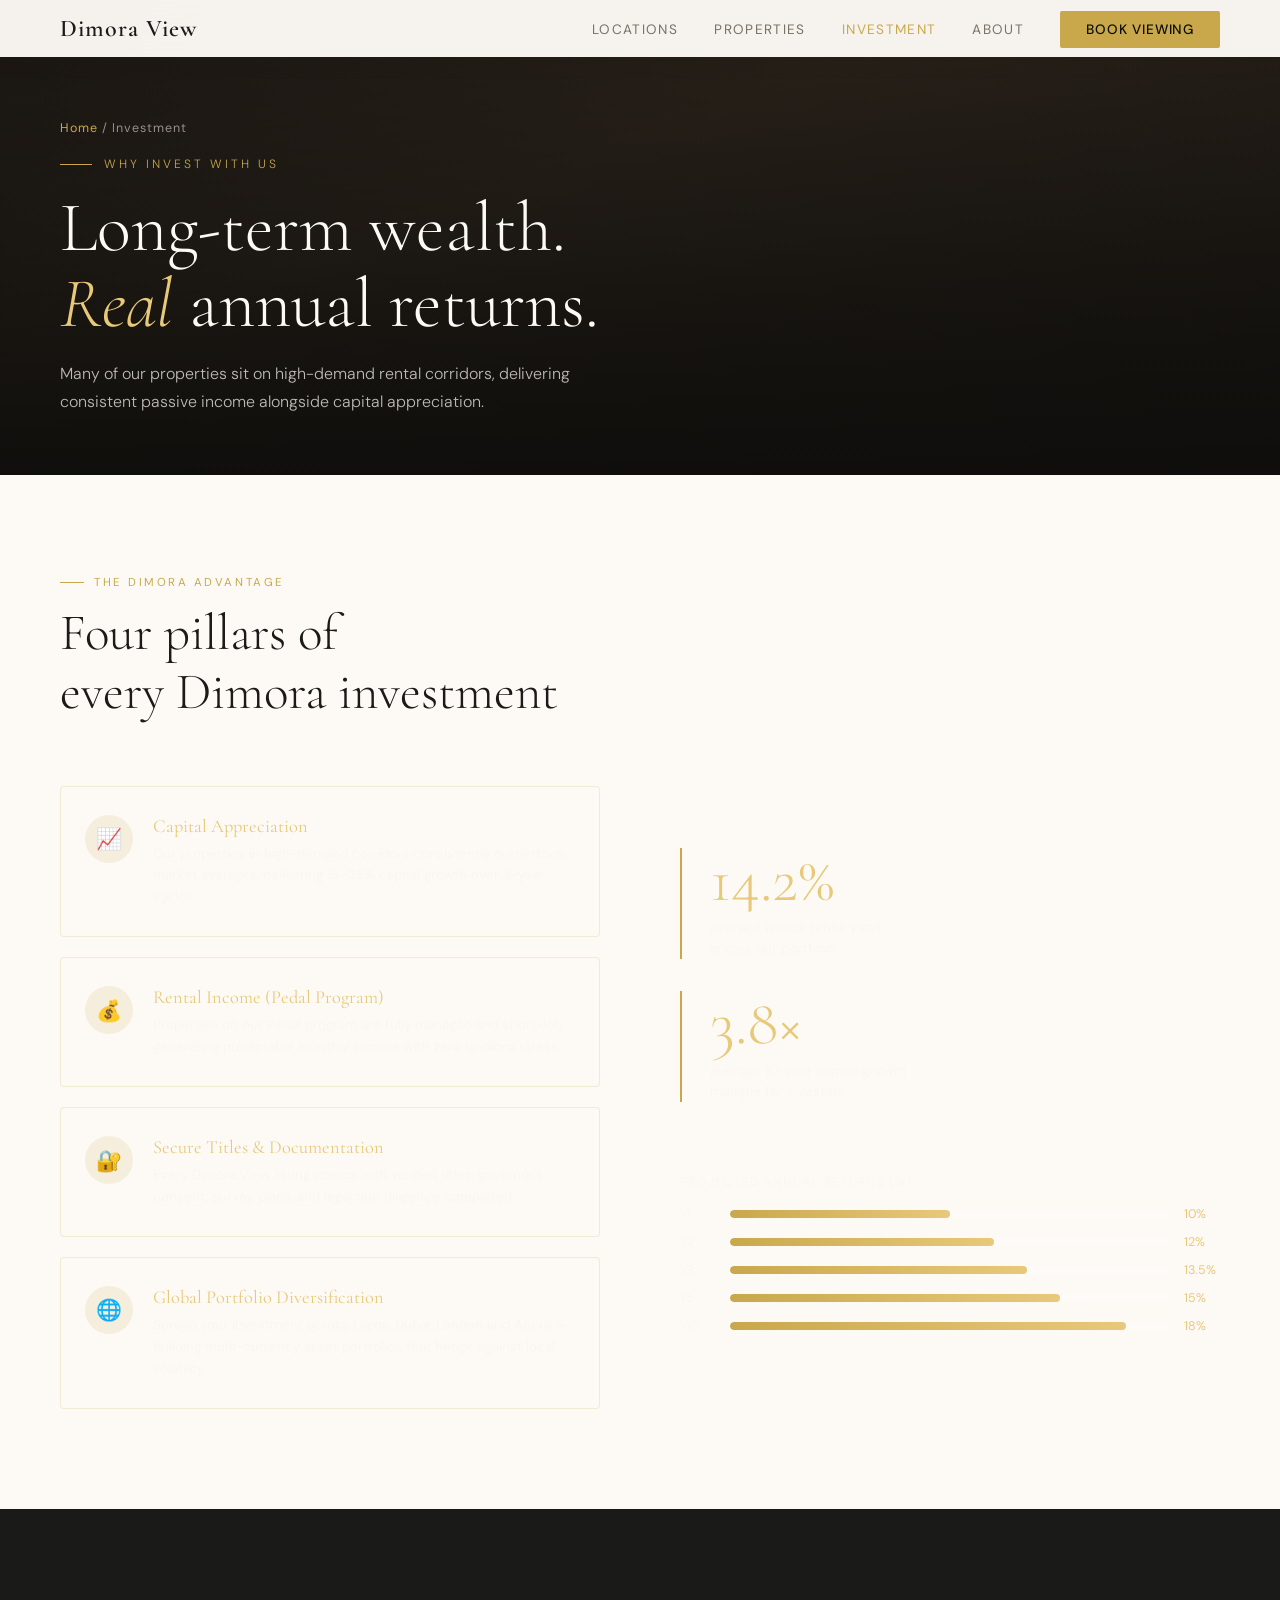
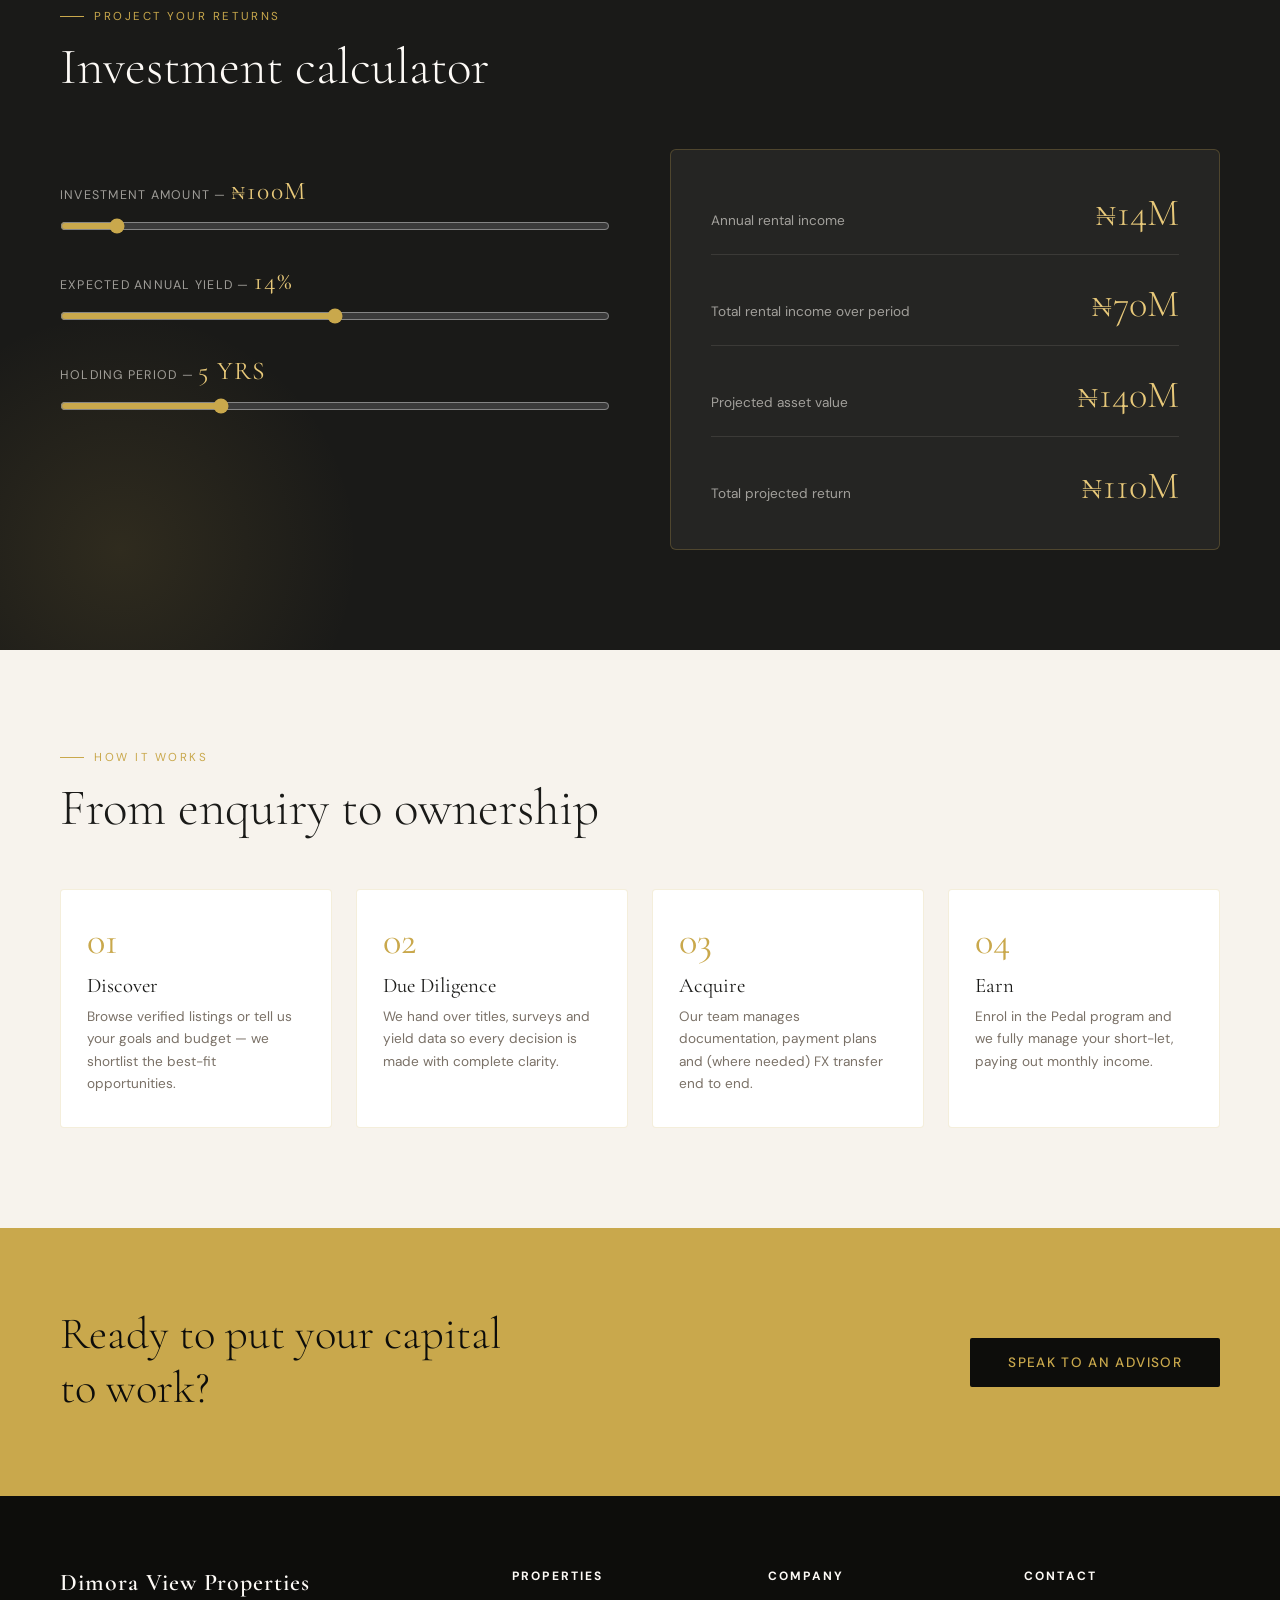
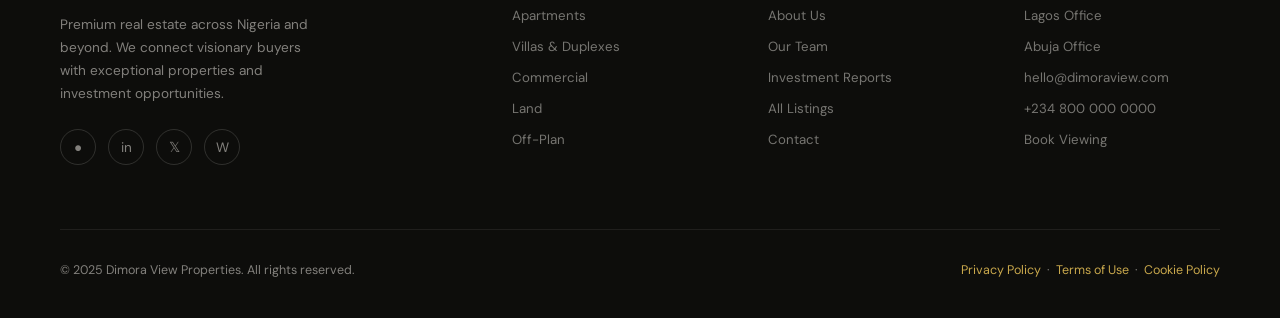
<file: investment.html>
<!DOCTYPE html>
<html lang="en">
<head>
<meta charset="UTF-8" />
<meta name="viewport" content="width=device-width, initial-scale=1.0" />
<title>Investment Returns | Dimora View Properties</title>
<meta name="description" content="Build long-term wealth with Dimora View Properties — capital appreciation, the Pedal rental income program, and a calculator to project your returns." />
<link rel="preconnect" href="https://fonts.googleapis.com" />
<link rel="preconnect" href="https://fonts.gstatic.com" crossorigin />
<link href="https://fonts.googleapis.com/css2?family=Cormorant+Garamond:ital,wght@0,300;0,400;0,600;1,300;1,400&family=DM+Sans:wght@300;400;500&display=swap" rel="stylesheet" />
<style>
*, *::before, *::after { box-sizing: border-box; margin: 0; padding: 0; }

:root {
--ivory: #F7F3ED;
--warm-white: #FDFAF6;
--charcoal: #1A1A18;
--deep: #0D0D0B;
--gold: #C9A84C;
--gold-light: #E8C97A;
--sand: #D4C5A9;
--muted: #7A7167;
--card-bg: #FFFFFF;
--border: rgba(201,168,76,0.2);
--shadow: 0 8px 40px rgba(26,26,24,0.1);
}

html { scroll-behavior: smooth; }

body {
font-family: 'DM Sans', sans-serif;
background: var(--warm-white);
color: var(--charcoal);
overflow-x: hidden;
}

/* ── NAV ── */
nav {
position: fixed; top: 0; width: 100%; z-index: 1000;
padding: 20px 60px;
display: flex; align-items: center; justify-content: space-between;
background: transparent;
transition: background .4s, padding .4s;
}
nav.scrolled {
background: rgba(253,250,246,0.95);
backdrop-filter: blur(12px);
padding: 14px 60px;
box-shadow: 0 2px 24px rgba(26,26,24,0.08);
}
.nav-logo {
font-family: 'Cormorant Garamond', serif;
font-size: 1.5rem; font-weight: 600;
color: var(--warm-white);
letter-spacing: .04em;
transition: color .4s;
text-decoration: none;
}
nav.scrolled .nav-logo { color: var(--charcoal); }
.nav-links { display: flex; gap: 36px; list-style: none; }
.nav-links a {
font-size: .85rem; font-weight: 400; letter-spacing: .1em;
text-transform: uppercase; text-decoration: none;
color: rgba(255,255,255,.8);
transition: color .3s;
}
nav.scrolled .nav-links a { color: var(--muted); }
.nav-links a:hover, nav.scrolled .nav-links a:hover { color: var(--gold); }
.nav-cta {
padding: 10px 26px;
background: var(--gold);
color: var(--deep) !important;
border-radius: 2px; font-weight: 500 !important;
letter-spacing: .06em !important;
transition: background .3s, transform .2s !important;
}
.nav-cta:hover { background: var(--gold-light) !important; transform: translateY(-1px); }
.hamburger { display: none; flex-direction: column; gap: 5px; cursor: pointer; }
.hamburger span { width: 26px; height: 1.5px; background: white; transition: background .4s; }
nav.scrolled .hamburger span { background: var(--charcoal); }

/* ── HERO ── */
#hero {
height: 100vh; min-height: 680px;
position: relative; display: flex; align-items: flex-end;
overflow: hidden;
}
.hero-bg {
position: absolute; inset: 0;
background: linear-gradient(160deg, #1a1612 0%, #2a221a 40%, #1a1612 100%);
}
.hero-bg::before {
content: '';
position: absolute; inset: 0;
background: url('https://images.unsplash.com/photo-1600596542815-ffad4c1539a9?w=1800&auto=format&fit=crop&q=80') center/cover;
opacity: .45;
}
.hero-bg::after {
content: '';
position: absolute; inset: 0;
background: linear-gradient(to top, rgba(13,13,11,.9) 0%, rgba(13,13,11,.3) 60%, transparent 100%);
}
.hero-content {
position: relative; z-index: 2;
padding: 0 60px 80px;
max-width: 760px;
animation: heroIn .9s cubic-bezier(.22,1,.36,1) both;
}
@keyframes heroIn { from { opacity:0; transform: translateY(40px); } to { opacity:1; transform:translateY(0); } }
.hero-eyebrow {
font-size: .75rem; letter-spacing: .25em; text-transform: uppercase;
color: var(--gold); margin-bottom: 20px;
display: flex; align-items: center; gap: 12px;
}
.hero-eyebrow::before { content:''; width:32px; height:1px; background:var(--gold); }
.hero-title {
font-family: 'Cormorant Garamond', serif;
font-size: clamp(3rem, 6vw, 5.5rem);
font-weight: 300; line-height: 1.08;
color: var(--warm-white);
margin-bottom: 24px;
}
.hero-title em { font-style: italic; color: var(--gold-light); }
.hero-sub {
font-size: 1rem; font-weight: 300; line-height: 1.7;
color: rgba(247,243,237,.7);
max-width: 480px; margin-bottom: 44px;
}
.hero-actions { display: flex; gap: 16px; flex-wrap: wrap; }
.btn-primary {
padding: 15px 36px;
background: var(--gold); color: var(--deep);
font-family: 'DM Sans', sans-serif;
font-size: .85rem; font-weight: 500; letter-spacing: .1em;
text-transform: uppercase; text-decoration: none;
border: none; cursor: pointer;
border-radius: 2px;
transition: background .3s, transform .2s;
display: inline-block;
}
.btn-primary:hover { background: var(--gold-light); transform: translateY(-2px); }
.btn-ghost {
padding: 15px 36px;
background: transparent;
color: var(--warm-white);
font-family: 'DM Sans', sans-serif;
font-size: .85rem; font-weight: 400; letter-spacing: .1em;
text-transform: uppercase; text-decoration: none;
border: 1px solid rgba(247,243,237,.35);
border-radius: 2px; cursor: pointer;
transition: border-color .3s, background .3s, transform .2s;
display: inline-block;
}
.btn-ghost:hover { border-color: var(--gold); color: var(--gold); transform: translateY(-2px); }
.hero-stats {
position: absolute; right: 60px; bottom: 80px; z-index: 2;
display: flex; flex-direction: column; gap: 24px;
animation: heroIn 1.1s cubic-bezier(.22,1,.36,1) .2s both;
}
.stat-pill {
background: rgba(247,243,237,.08);
backdrop-filter: blur(12px);
border: 1px solid rgba(201,168,76,.25);
border-radius: 4px;
padding: 14px 22px;
text-align: right;
}
.stat-num {
font-family: 'Cormorant Garamond', serif;
font-size: 2rem; font-weight: 300; color: var(--gold-light);
line-height: 1;
}
.stat-lbl { font-size: .72rem; letter-spacing: .12em; text-transform: uppercase; color: rgba(247,243,237,.5); margin-top: 2px; }
.scroll-hint {
position: absolute; bottom: 36px; left: 50%; transform: translateX(-50%);
z-index: 2; display: flex; flex-direction: column; align-items: center; gap: 8px;
color: rgba(247,243,237,.4); font-size: .7rem; letter-spacing: .14em; text-transform: uppercase;
}
.scroll-line {
width: 1px; height: 50px;
background: linear-gradient(to bottom, rgba(201,168,76,.6), transparent);
animation: scrollPulse 2s infinite;
}
@keyframes scrollPulse { 0%,100%{opacity:.4} 50%{opacity:1} }

/* ── SEARCH BAR ── */
.search-strip {
background: var(--charcoal);
padding: 28px 60px;
display: flex; gap: 0; align-items: stretch;
}
.search-strip select, .search-strip input {
flex: 1; padding: 14px 18px;
background: rgba(255,255,255,.07);
border: 1px solid rgba(255,255,255,.1);
color: var(--warm-white);
font-family: 'DM Sans', sans-serif;
font-size: .88rem;
outline: none;
transition: border-color .3s;
}
.search-strip select option { background: var(--charcoal); }
.search-strip select:hover, .search-strip input:hover,
.search-strip select:focus, .search-strip input:focus { border-color: var(--gold); }
.search-strip .btn-primary { border-radius: 0; white-space: nowrap; }

/* ── SECTION SHARED ── */
section { padding: 100px 60px; }
.section-eyebrow {
font-size: .72rem; letter-spacing: .22em; text-transform: uppercase;
color: var(--gold); margin-bottom: 14px;
display: flex; align-items: center; gap: 10px;
}
.section-eyebrow::before { content:''; width:24px; height:1px; background:var(--gold); }
.section-title {
font-family: 'Cormorant Garamond', serif;
font-size: clamp(2rem, 4vw, 3.2rem);
font-weight: 300; line-height: 1.15;
color: var(--charcoal);
margin-bottom: 16px;
}
.section-sub {
font-size: .95rem; color: var(--muted); line-height: 1.7;
max-width: 520px;
}

/* ── LOCATION CAROUSEL ── */
#locations { padding-bottom: 80px; }
.loc-header { display: flex; align-items: flex-end; justify-content: space-between; margin-bottom: 48px; flex-wrap: wrap; gap: 16px; }
.loc-controls { display: flex; gap: 10px; }
.carousel-btn {
width: 44px; height: 44px; border-radius: 50%;
border: 1px solid var(--border);
background: transparent; cursor: pointer;
display: flex; align-items: center; justify-content: center;
color: var(--charcoal); font-size: 1.1rem;
transition: background .3s, border-color .3s, color .3s;
}
.carousel-btn:hover { background: var(--gold); border-color: var(--gold); color: var(--deep); }
.carousel-track-wrap { overflow: hidden; position: relative; }
.carousel-track {
display: flex; gap: 24px;
transition: transform .55s cubic-bezier(.25,.46,.45,.94);
}
.loc-card {
min-width: 300px; width: 300px; height: 400px;
border-radius: 4px; overflow: hidden;
position: relative; cursor: pointer;
flex-shrink: 0;
}
.loc-card img {
width: 100%; height: 100%; object-fit: cover;
transition: transform .6s ease;
}
.loc-card:hover img { transform: scale(1.06); }
.loc-overlay {
position: absolute; inset: 0;
background: linear-gradient(to top, rgba(13,13,11,.85) 0%, rgba(13,13,11,.1) 60%);
display: flex; flex-direction: column; justify-content: flex-end;
padding: 28px 24px;
transition: background .4s;
}
.loc-card:hover .loc-overlay { background: linear-gradient(to top, rgba(13,13,11,.9) 0%, rgba(13,13,11,.2) 60%); }
.loc-badge {
position: absolute; top: 18px; right: 18px;
background: var(--gold); color: var(--deep);
font-size: .68rem; font-weight: 500; letter-spacing: .1em; text-transform: uppercase;
padding: 5px 12px; border-radius: 2px;
}
.loc-name {
font-family: 'Cormorant Garamond', serif;
font-size: 1.8rem; font-weight: 400; color: white; line-height: 1.1;
}
.loc-count { font-size: .78rem; color: rgba(247,243,237,.6); margin-top: 6px; }
.loc-arrow {
margin-top: 14px; width: 36px; height: 36px;
border: 1px solid rgba(201,168,76,.4); border-radius: 50%;
display: flex; align-items: center; justify-content: center;
color: var(--gold); font-size: .9rem;
transform: translateX(-8px); opacity: 0;
transition: transform .35s, opacity .35s;
}
.loc-card:hover .loc-arrow { transform: translateX(0); opacity: 1; }
.more-btn-wrap { text-align: center; margin-top: 48px; }
.btn-outline {
display: inline-block; padding: 13px 36px;
border: 1px solid var(--gold); color: var(--gold);
font-family: 'DM Sans', sans-serif;
font-size: .82rem; font-weight: 400; letter-spacing: .12em;
text-transform: uppercase; text-decoration: none;
border-radius: 2px; cursor: pointer; background: transparent;
transition: background .3s, color .3s;
}
.btn-outline:hover { background: var(--gold); color: var(--deep); }

/* ── PROPERTY TYPES ── */
#property-types { background: var(--ivory); }
.types-grid {
display: grid;
grid-template-columns: repeat(auto-fill, minmax(240px, 1fr));
gap: 20px; margin-top: 52px;
}
.type-card {
background: white; border-radius: 4px;
padding: 36px 28px;
border: 1px solid rgba(201,168,76,.1);
cursor: pointer; position: relative; overflow: hidden;
transition: box-shadow .35s, transform .3s;
}
.type-card::before {
content: '';
position: absolute; bottom: 0; left: 0;
width: 100%; height: 3px;
background: var(--gold); transform: scaleX(0);
transform-origin: left; transition: transform .4s;
}
.type-card:hover { box-shadow: var(--shadow); transform: translateY(-4px); }
.type-card:hover::before { transform: scaleX(1); }
.type-icon { font-size: 2.2rem; margin-bottom: 18px; }
.type-name {
font-family: 'Cormorant Garamond', serif;
font-size: 1.35rem; font-weight: 400; color: var(--charcoal);
margin-bottom: 8px;
}
.type-desc { font-size: .83rem; color: var(--muted); line-height: 1.6; }
.type-count {
margin-top: 18px; font-size: .75rem; letter-spacing: .1em;
text-transform: uppercase; color: var(--gold); font-weight: 500;
}

/* ── FEATURED LISTINGS ── */
#listings { padding: 100px 60px; }
.listings-header { display: flex; align-items: flex-end; justify-content: space-between; margin-bottom: 52px; flex-wrap: wrap; gap: 16px; }
.listings-grid {
display: grid;
grid-template-columns: repeat(auto-fill, minmax(320px, 1fr));
gap: 28px;
}
.listing-card {
background: white; border-radius: 4px; overflow: hidden;
box-shadow: 0 2px 16px rgba(26,26,24,.06);
transition: box-shadow .35s, transform .3s;
}
.listing-card:hover { box-shadow: var(--shadow); transform: translateY(-4px); }
.listing-img { position: relative; height: 220px; overflow: hidden; }
.listing-img img { width: 100%; height: 100%; object-fit: cover; transition: transform .6s; }
.listing-card:hover .listing-img img { transform: scale(1.05); }
.listing-tag {
position: absolute; top: 16px; left: 16px;
background: var(--charcoal); color: var(--gold);
font-size: .68rem; font-weight: 500; letter-spacing: .1em; text-transform: uppercase;
padding: 5px 12px; border-radius: 2px;
}
.listing-tag.invest { background: var(--gold); color: var(--deep); }
.listing-fav {
position: absolute; top: 16px; right: 16px;
width: 34px; height: 34px; border-radius: 50%;
background: rgba(255,255,255,.9); border: none; cursor: pointer;
display: flex; align-items: center; justify-content: center;
font-size: 1rem; transition: transform .2s;
}
.listing-fav:hover { transform: scale(1.15); }
.listing-body { padding: 22px 24px 24px; }
.listing-price {
font-family: 'Cormorant Garamond', serif;
font-size: 1.6rem; font-weight: 300; color: var(--charcoal);
}
.listing-price span { font-size: 1rem; color: var(--muted); }
.listing-name { font-size: .9rem; font-weight: 500; color: var(--charcoal); margin: 8px 0 4px; }
.listing-loc { font-size: .8rem; color: var(--muted); display: flex; align-items: center; gap: 5px; }
.listing-meta {
margin-top: 16px; padding-top: 16px;
border-top: 1px solid rgba(201,168,76,.15);
display: flex; gap: 20px;
}
.meta-item { font-size: .78rem; color: var(--muted); display: flex; align-items: center; gap: 5px; }
.yield-badge {
margin-top: 14px;
background: rgba(201,168,76,.1);
border: 1px solid rgba(201,168,76,.25);
border-radius: 2px; padding: 8px 12px;
font-size: .78rem; color: var(--gold); font-weight: 500;
}

/* ── INVESTMENT ── */
#investment {
background: var(--charcoal);
color: var(--warm-white);
position: relative; overflow: hidden;
}
#investment::before {
content: '';
position: absolute; top: -120px; right: -120px;
width: 500px; height: 500px;
background: radial-gradient(circle, rgba(201,168,76,.12) 0%, transparent 70%);
pointer-events: none;
}
#investment .section-title { color: var(--warm-white); }
#investment .section-sub { color: rgba(247,243,237,.6); }
.invest-grid {
display: grid; grid-template-columns: 1fr 1fr;
gap: 80px; margin-top: 64px; align-items: center;
}
.invest-cards { display: flex; flex-direction: column; gap: 20px; }
.invest-card {
background: rgba(255,255,255,.05);
border: 1px solid rgba(201,168,76,.2);
border-radius: 4px; padding: 28px 24px;
display: flex; gap: 20px; align-items: flex-start;
transition: background .3s;
}
.invest-card:hover { background: rgba(201,168,76,.08); }
.invest-icon {
width: 48px; height: 48px; border-radius: 50%;
background: rgba(201,168,76,.15);
display: flex; align-items: center; justify-content: center;
font-size: 1.3rem; flex-shrink: 0;
}
.invest-card-title { font-family: 'Cormorant Garamond', serif; font-size: 1.15rem; color: var(--gold-light); margin-bottom: 6px; }
.invest-card-desc { font-size: .83rem; color: rgba(247,243,237,.6); line-height: 1.65; }
.invest-stats { display: flex; flex-direction: column; gap: 32px; }
.big-stat {
border-left: 2px solid var(--gold);
padding-left: 28px;
}
.big-num {
font-family: 'Cormorant Garamond', serif;
font-size: 4rem; font-weight: 300; color: var(--gold-light); line-height: 1;
}
.big-lbl { font-size: .85rem; color: rgba(247,243,237,.5); margin-top: 6px; max-width: 200px; line-height: 1.5; }
.invest-chart { margin-top: 40px; }
.chart-label { font-size: .78rem; color: rgba(247,243,237,.5); margin-bottom: 16px; letter-spacing: .1em; text-transform: uppercase; }
.bar-row { display: flex; align-items: center; gap: 14px; margin-bottom: 12px; }
.bar-yr { font-size: .78rem; color: rgba(247,243,237,.5); width: 36px; flex-shrink: 0; }
.bar-wrap { flex: 1; height: 8px; background: rgba(255,255,255,.08); border-radius: 4px; overflow: hidden; }
.bar-fill { height: 100%; border-radius: 4px; background: linear-gradient(90deg, var(--gold), var(--gold-light)); animation: barGrow 1.2s ease both; }
@keyframes barGrow { from { width: 0 !important; } }
.bar-val { font-size: .78rem; color: var(--gold-light); width: 36px; flex-shrink: 0; }

/* ── TESTIMONIALS ── */
#testimonials { background: var(--ivory); }
.testi-grid {
display: grid; grid-template-columns: repeat(auto-fill, minmax(300px, 1fr));
gap: 24px; margin-top: 52px;
}
.testi-card {
background: white; border-radius: 4px; padding: 32px;
border: 1px solid rgba(201,168,76,.1);
position: relative;
}
.testi-card::before {
content: '"';
font-family: 'Cormorant Garamond', serif;
font-size: 5rem; color: rgba(201,168,76,.15);
position: absolute; top: 10px; right: 20px; line-height: 1;
}
.testi-text { font-size: .9rem; color: var(--muted); line-height: 1.75; margin-bottom: 22px; }
.testi-author { display: flex; align-items: center; gap: 12px; }
.testi-avatar {
width: 44px; height: 44px; border-radius: 50%;
background: var(--gold); display: flex; align-items: center; justify-content: center;
font-family: 'Cormorant Garamond', serif; font-size: 1.1rem; color: var(--deep);
}
.testi-name { font-size: .88rem; font-weight: 500; color: var(--charcoal); }
.testi-role { font-size: .75rem; color: var(--muted); }
.stars { color: var(--gold); font-size: .85rem; margin-bottom: 14px; }

/* ── PARTNERS ── */
#partners { padding: 60px 60px; border-top: 1px solid rgba(201,168,76,.15); }
.partners-label {
text-align: center; font-size: .72rem; letter-spacing: .2em; text-transform: uppercase;
color: var(--muted); margin-bottom: 40px;
}
.partners-track-wrap { overflow: hidden; }
.partners-track {
display: flex; gap: 60px; align-items: center;
animation: partnerScroll 18s linear infinite;
}
@keyframes partnerScroll { 0%{transform:translateX(0)} 100%{transform:translateX(-50%)} }
.partner-logo {
flex-shrink: 0; opacity: .45; filter: grayscale(100%);
transition: opacity .3s, filter .3s;
font-family: 'Cormorant Garamond', serif;
font-size: 1.2rem; letter-spacing: .08em;
color: var(--charcoal); white-space: nowrap;
}
.partner-logo:hover { opacity: 1; filter: none; }
.partners-track-wrap:hover .partners-track { animation-play-state: paused; }

/* ── CTA BANNER ── */
#cta-banner {
background: var(--gold);
padding: 80px 60px;
display: flex; align-items: center; justify-content: space-between;
gap: 40px; flex-wrap: wrap;
}
#cta-banner h2 {
font-family: 'Cormorant Garamond', serif;
font-size: clamp(1.8rem, 3.5vw, 3rem);
font-weight: 300; color: var(--deep);
max-width: 560px; line-height: 1.2;
}
.cta-dark {
padding: 16px 38px;
background: var(--deep); color: var(--gold);
font-family: 'DM Sans', sans-serif;
font-size: .85rem; font-weight: 500; letter-spacing: .1em;
text-transform: uppercase; text-decoration: none;
border-radius: 2px;
transition: background .3s, transform .2s;
white-space: nowrap;
}
.cta-dark:hover { background: var(--charcoal); transform: translateY(-2px); }

/* ── FOOTER ── */
footer {
background: var(--deep); color: rgba(247,243,237,.5);
padding: 72px 60px 40px;
}
.footer-grid {
display: grid; grid-template-columns: 2fr 1fr 1fr 1fr;
gap: 60px; margin-bottom: 64px;
}
.footer-brand .nav-logo { color: var(--warm-white); display: block; margin-bottom: 16px; }
.footer-brand p { font-size: .85rem; line-height: 1.7; max-width: 260px; }
.footer-socials { display: flex; gap: 12px; margin-top: 24px; }
.social-btn {
width: 36px; height: 36px; border-radius: 50%;
border: 1px solid rgba(247,243,237,.15);
display: flex; align-items: center; justify-content: center;
color: rgba(247,243,237,.5); font-size: .85rem;
text-decoration: none;
transition: border-color .3s, color .3s, background .3s;
}
.social-btn:hover { border-color: var(--gold); color: var(--gold); background: rgba(201,168,76,.08); }
.footer-col h4 {
font-size: .75rem; letter-spacing: .18em; text-transform: uppercase;
color: var(--warm-white); margin-bottom: 20px;
}
.footer-col ul { list-style: none; display: flex; flex-direction: column; gap: 10px; }
.footer-col ul a {
font-size: .83rem; color: rgba(247,243,237,.45); text-decoration: none;
transition: color .3s;
}
.footer-col ul a:hover { color: var(--gold); }
.footer-bottom {
border-top: 1px solid rgba(247,243,237,.08);
padding-top: 32px; display: flex; justify-content: space-between;
align-items: center; font-size: .78rem; flex-wrap: wrap; gap: 10px;
}
.footer-bottom a { color: var(--gold); text-decoration: none; }

/* ── MODAL ── */
.modal-backdrop {
position: fixed; inset: 0; background: rgba(13,13,11,.8);
backdrop-filter: blur(4px); z-index: 2000;
display: flex; align-items: center; justify-content: center;
opacity: 0; pointer-events: none; transition: opacity .35s;
}
.modal-backdrop.open { opacity: 1; pointer-events: all; }
.modal {
background: white; border-radius: 6px;
padding: 40px; max-width: 560px; width: 90%;
transform: translateY(20px) scale(.97);
transition: transform .35s cubic-bezier(.25,.46,.45,.94);
position: relative; max-height: 90vh; overflow-y: auto;
}
.modal-backdrop.open .modal { transform: translateY(0) scale(1); }
.modal-close {
position: absolute; top: 16px; right: 18px;
background: none; border: none; font-size: 1.4rem;
cursor: pointer; color: var(--muted);
}
.modal h3 { font-family: 'Cormorant Garamond', serif; font-size: 1.8rem; margin-bottom: 8px; }
.modal p { font-size: .88rem; color: var(--muted); line-height: 1.6; margin-bottom: 24px; }
.form-group { margin-bottom: 18px; }
.form-group label { display: block; font-size: .78rem; letter-spacing: .1em; text-transform: uppercase; color: var(--muted); margin-bottom: 7px; }
.form-group input, .form-group select, .form-group textarea {
width: 100%; padding: 12px 14px;
border: 1px solid rgba(201,168,76,.25); border-radius: 2px;
font-family: 'DM Sans', sans-serif; font-size: .88rem;
outline: none; transition: border-color .3s;
background: white; color: var(--charcoal);
}
.form-group input:focus, .form-group select:focus, .form-group textarea:focus { border-color: var(--gold); }
.toast {
position: fixed; bottom: 30px; right: 30px; z-index: 3000;
background: var(--charcoal); color: var(--warm-white);
padding: 14px 22px; border-radius: 4px;
font-size: .85rem; border-left: 3px solid var(--gold);
transform: translateY(20px); opacity: 0;
transition: all .35s; pointer-events: none;
}
.toast.show { transform: translateY(0); opacity: 1; }

/* ── MOBILE NAV ── */
.mobile-menu {
display: none; position: fixed; inset: 0;
background: var(--deep); z-index: 999;
flex-direction: column; align-items: center; justify-content: center;
gap: 32px;
}
.mobile-menu.open { display: flex; }
.mobile-menu a {
font-family: 'Cormorant Garamond', serif;
font-size: 2rem; color: var(--warm-white); text-decoration: none;
transition: color .3s;
}
.mobile-menu a:hover { color: var(--gold); }
.mobile-close { position: absolute; top: 28px; right: 28px; background: none; border: none; color: white; font-size: 1.8rem; cursor: pointer; }

/* ── RESPONSIVE ── */
@media (max-width: 900px) {
nav { padding: 18px 28px; }
nav.scrolled { padding: 14px 28px; }
.nav-links { display: none; }
.hamburger { display: flex; }
.hero-content { padding: 0 28px 60px; }
.hero-stats { display: none; }
section { padding: 70px 28px; }
.search-strip { padding: 20px 28px; flex-wrap: wrap; }
.invest-grid { grid-template-columns: 1fr; gap: 48px; }
.footer-grid { grid-template-columns: 1fr 1fr; gap: 40px; }
#cta-banner { padding: 60px 28px; flex-direction: column; }
#partners { padding: 40px 28px; }
}
@media (max-width: 600px) {
.footer-grid { grid-template-columns: 1fr; }
.listings-header, .loc-header { flex-direction: column; align-items: flex-start; }
}
/* ════════════════════════════════════════════════════════════════
   EXTENSIONS — shared helpers for inner pages + mobile behaviours.
   The block ABOVE this line is the original homepage CSS, untouched.
   ════════════════════════════════════════════════════════════════ */

/* make listing/loc cards behave as links without changing their look */
a.listing-card, a.loc-card, a.type-card { text-decoration: none; color: inherit; display: block; }

/* ── INNER-PAGE HERO (listings, property, about, contact, etc.) ── */
.page-hero {
  position: relative; min-height: 52vh; display: flex; align-items: flex-end;
  padding: 120px 60px 60px; overflow: hidden;
  background: linear-gradient(160deg, #1a1612 0%, #2a221a 40%, #1a1612 100%);
}
.page-hero::before { content: ''; position: absolute; inset: 0; background-size: cover; background-position: center; opacity: .4; }
.page-hero::after { content: ''; position: absolute; inset: 0; background: linear-gradient(to top, rgba(13,13,11,.92) 0%, rgba(13,13,11,.35) 60%, transparent 100%); }
.page-hero-inner { position: relative; z-index: 2; max-width: 760px; animation: heroIn .8s cubic-bezier(.22,1,.36,1) both; }
.page-hero .hero-eyebrow { font-size: .75rem; letter-spacing: .25em; text-transform: uppercase; color: var(--gold); margin-bottom: 16px; display: flex; align-items: center; gap: 12px; }
.page-hero .hero-eyebrow::before { content:''; width:32px; height:1px; background:var(--gold); }
.page-hero h1 { font-family: 'Cormorant Garamond', serif; font-size: clamp(2.6rem, 5.5vw, 4.6rem); font-weight: 300; line-height: 1.08; color: var(--warm-white); margin-bottom: 18px; }
.page-hero h1 em { font-style: italic; color: var(--gold-light); }
.page-hero p { font-size: 1rem; font-weight: 300; line-height: 1.7; color: rgba(247,243,237,.75); max-width: 540px; }
.breadcrumb { position: relative; z-index: 2; font-size: .78rem; letter-spacing: .08em; color: rgba(247,243,237,.55); margin-bottom: 18px; }
.breadcrumb a { color: var(--gold); text-decoration: none; }
.breadcrumb a:hover { text-decoration: underline; }
@keyframes heroIn { from { opacity:0; transform: translateY(40px); } to { opacity:1; transform:translateY(0); } }

/* utility */
.mobile-only { display: none; }
.fade-up { opacity: 0; transform: translateY(24px); transition: opacity .7s ease, transform .7s ease; }
.fade-up.in { opacity: 1; transform: translateY(0); }
.swipe-hint { display: none; text-align: center; font-size: .72rem; letter-spacing: .12em; text-transform: uppercase; color: var(--muted); margin-top: 18px; }
.swipe-hint span { color: var(--gold); }
.view-more-mobile { display: none; text-align: center; margin-top: 30px; }

/* reorder wrapper — normal flow on desktop */
.reorder-zone { display: block; }

@keyframes nudge { 0%,100% { transform: translateX(0); } 50% { transform: translateX(-22px); } }

/* ════════════════ MOBILE BEHAVIOURS (the three requests) ════════════════ */
@media (max-width: 900px) {
  .mobile-only { display: block; }
  .desktop-only { display: none; }

  /* (2) On mobile, reorder so Featured Listings sits ABOVE Property categories */
  .reorder-zone { display: flex; flex-direction: column; }
  .reorder-zone > #locations      { order: 1; }
  .reorder-zone > #listings       { order: 2; }
  .reorder-zone > #property-types { order: 3; }

  /* (1) LOCATIONS — native swipe, 2 cards + 3rd peeking, capped at 3 */
  .loc-controls { display: none; }                  /* desktop arrows hidden — swipe instead */
  .carousel-track-wrap { overflow-x: auto; scroll-snap-type: x mandatory; -webkit-overflow-scrolling: touch; scrollbar-width: none; }
  .carousel-track-wrap::-webkit-scrollbar { display: none; }
  .carousel-track { transform: none !important; gap: 16px; }
  .loc-card { min-width: 0; width: 43%; flex: 0 0 43%; height: 300px; scroll-snap-align: start; }
  #locations .loc-card:nth-child(n+4) { display: none; }   /* show only 3, then "View All" */

  /* (3) PROPERTY TYPES — 2 per row on mobile */
  .types-grid { grid-template-columns: 1fr 1fr; gap: 14px; margin-top: 36px; }

  /* (2) FEATURED LISTINGS — native swipe carousel, 2 + peek, capped at 4 */
  .listings-grid {
    display: flex; gap: 16px; overflow-x: auto;
    scroll-snap-type: x mandatory; -webkit-overflow-scrolling: touch; scrollbar-width: none;
    grid-template-columns: none;
  }
  .listings-grid::-webkit-scrollbar { display: none; }
  .listing-card { flex: 0 0 60%; scroll-snap-align: start; }
  #listings .listing-card:nth-child(n+5) { display: none; }  /* show only 4, then "View More" */

  .swipe-hint { display: block; }
  .view-more-mobile { display: block; }

  .page-hero { padding: 100px 28px 48px; min-height: 46vh; }
}

@media (max-width: 600px) {
  .loc-card { width: 62%; flex-basis: 62%; }    /* slightly larger, still peeks the next */
  .listing-card { flex: 0 0 74%; }
  /* property types stay 2-up per request */
}

/* solid nav for inner pages (mirrors the scrolled state, applied immediately) */
nav.solid {
  background: rgba(253,250,246,0.97);
  backdrop-filter: blur(12px);
  padding: 14px 60px;
  box-shadow: 0 2px 24px rgba(26,26,24,0.08);
}
nav.solid .nav-logo { color: var(--charcoal); }
nav.solid .nav-links a { color: var(--muted); }
nav.solid .nav-links a:hover { color: var(--gold); }
nav.solid .nav-links a.active { color: var(--gold); }
nav.solid .hamburger span { background: var(--charcoal); }
@media (max-width: 900px) { nav.solid { padding: 14px 28px; } }

/* two-column form rows (contact, etc.) */
.form-row { display: grid; grid-template-columns: 1fr 1fr; gap: 16px; }
@media (max-width: 600px) { .form-row { grid-template-columns: 1fr; gap: 0; } }

</style>
<style>
.page-hero::before { background-image: url('https://images.unsplash.com/photo-1486406146926-c627a92ad1ab?w=1800&auto=format&fit=crop&q=80'); }
/* CALCULATOR */
.calc { background: var(--charcoal); color: var(--warm-white); padding: 100px 60px; position: relative; overflow: hidden; }
.calc::before { content:''; position:absolute; bottom:-140px; left:-120px; width:480px; height:480px; background: radial-gradient(circle, rgba(201,168,76,.12) 0%, transparent 70%); }
.calc .section-title { color: var(--warm-white); }
.calc-grid { display: grid; grid-template-columns: 1fr 1fr; gap: 60px; margin-top: 52px; position: relative; z-index: 2; }
.calc-controls label { display: block; font-size: .78rem; letter-spacing: .1em; text-transform: uppercase; color: rgba(247,243,237,.6); margin: 26px 0 12px; }
.calc-controls input[type=range] { width: 100%; accent-color: var(--gold); }
.calc-val { font-family: 'Cormorant Garamond', serif; font-size: 1.6rem; color: var(--gold-light); }
.calc-result { background: rgba(255,255,255,.05); border: 1px solid rgba(201,168,76,.25); border-radius: 6px; padding: 40px; display: flex; flex-direction: column; justify-content: center; gap: 26px; }
.res-row { display: flex; justify-content: space-between; align-items: baseline; padding-bottom: 18px; border-bottom: 1px solid rgba(247,243,237,.1); }
.res-row:last-child { border: none; padding-bottom: 0; }
.res-label { font-size: .85rem; color: rgba(247,243,237,.6); }
.res-num { font-family: 'Cormorant Garamond', serif; font-size: 2.4rem; font-weight: 300; color: var(--gold-light); }
.steps { padding: 100px 60px; background: var(--ivory); }
.steps-grid { display: grid; grid-template-columns: repeat(4,1fr); gap: 24px; margin-top: 52px; }
.step { background: white; border-radius: 4px; padding: 32px 26px; border: 1px solid var(--border); }
.step-num { font-family: 'Cormorant Garamond', serif; font-size: 2.4rem; color: var(--gold); line-height: 1; }
.step h4 { font-family: 'Cormorant Garamond', serif; font-size: 1.3rem; font-weight: 400; margin: 12px 0 8px; }
.step p { font-size: .85rem; color: var(--muted); line-height: 1.65; }
@media (max-width: 900px) {
  .calc { padding: 60px 28px; } .calc-grid { grid-template-columns: 1fr; gap: 36px; }
  .calc-result { padding: 28px; } .res-num { font-size: 2rem; }
  .steps { padding: 60px 28px; } .steps-grid { grid-template-columns: 1fr 1fr; gap: 14px; }
}
@media (max-width: 600px) { .steps-grid { grid-template-columns: 1fr; } }
</style>
</head>
<body>

<nav id="mainNav" class="solid">
  <a href="index.html" class="nav-logo">Dimora View</a>
  <ul class="nav-links">
    <li><a href="locations.html">Locations</a></li>
    <li><a href="listings.html">Properties</a></li>
    <li><a href="investment.html" class="active">Investment</a></li>
    <li><a href="about.html">About</a></li>
    <li><a href="contact.html" class="nav-cta">Book Viewing</a></li>
  </ul>
  <div class="hamburger" id="hamburger"><span></span><span></span><span></span></div>
</nav>
<div class="mobile-menu" id="mobileMenu">
  <button class="mobile-close" id="mobileClose">✕</button>
  <a href="locations.html">Locations</a><a href="listings.html">Properties</a>
  <a href="investment.html">Investment</a><a href="about.html">About</a>
  <a href="contact.html">Book Viewing</a>
</div>

<header class="page-hero" style="padding-top:120px;">
  <div class="page-hero-inner">
    <div class="breadcrumb"><a href="index.html">Home</a> / Investment</div>
    <p class="hero-eyebrow">Why Invest with Us</p>
    <h1>Long-term wealth.<br><em>Real</em> annual returns.</h1>
    <p>Many of our properties sit on high-demand rental corridors, delivering consistent passive income alongside capital appreciation.</p>
  </div>
</header>

<!-- WHY (reuses invest cards + chart) -->
<section class="invest-section">
  <p class="section-eyebrow">The Dimora Advantage</p>
  <h2 class="section-title">Four pillars of<br>every Dimora investment</h2>
  <div class="invest-grid">
    <div class="invest-cards" id="investCards"></div>
    <div class="invest-stats">
      <div class="big-stat"><div class="big-num">14.2%</div><div class="big-lbl">Average annual rental yield across our portfolio</div></div>
      <div class="big-stat"><div class="big-num">3.8×</div><div class="big-lbl">Average 10-year capital growth multiple for investors</div></div>
      <div class="invest-chart">
        <div class="chart-label">Projected Annual Returns (%)</div>
        <div id="returnChart"></div>
      </div>
    </div>
  </div>
</section>

<!-- CALCULATOR (dynamic) -->
<section class="calc">
  <p class="section-eyebrow">Project Your Returns</p>
  <h2 class="section-title">Investment calculator</h2>
  <div class="calc-grid">
    <div class="calc-controls">
      <label>Investment Amount — <span class="calc-val" id="amtLbl">₦100M</span></label>
      <input type="range" id="amt" min="10" max="1000" step="5" value="100" />
      <label>Expected Annual Yield — <span class="calc-val" id="yldLbl">14%</span></label>
      <input type="range" id="yld" min="6" max="22" step="0.5" value="14" />
      <label>Holding Period — <span class="calc-val" id="yrLbl">5 yrs</span></label>
      <input type="range" id="yrs" min="1" max="15" step="1" value="5" />
    </div>
    <div class="calc-result">
      <div class="res-row"><span class="res-label">Annual rental income</span><span class="res-num" id="annual">—</span></div>
      <div class="res-row"><span class="res-label">Total rental income over period</span><span class="res-num" id="totalRent">—</span></div>
      <div class="res-row"><span class="res-label">Projected asset value</span><span class="res-num" id="assetVal">—</span></div>
      <div class="res-row"><span class="res-label">Total projected return</span><span class="res-num" id="totalRet">—</span></div>
    </div>
  </div>
</section>

<!-- STEPS -->
<section class="steps">
  <p class="section-eyebrow">How It Works</p>
  <h2 class="section-title">From enquiry to ownership</h2>
  <div class="steps-grid">
    <div class="step"><div class="step-num">01</div><h4>Discover</h4><p>Browse verified listings or tell us your goals and budget — we shortlist the best-fit opportunities.</p></div>
    <div class="step"><div class="step-num">02</div><h4>Due Diligence</h4><p>We hand over titles, surveys and yield data so every decision is made with complete clarity.</p></div>
    <div class="step"><div class="step-num">03</div><h4>Acquire</h4><p>Our team manages documentation, payment plans and (where needed) FX transfer end to end.</p></div>
    <div class="step"><div class="step-num">04</div><h4>Earn</h4><p>Enrol in the Pedal program and we fully manage your short-let, paying out monthly income.</p></div>
  </div>
</section>

<div id="cta-banner">
  <h2>Ready to put your capital<br>to work?</h2>
  <a href="contact.html" class="cta-dark">Speak to an Advisor</a>
</div>

<div id="footer-mount"></div>
<div id="modal-mount"></div>
<div class="toast" id="toast"></div>

<script>
/* ============================================================
   DIMORA VIEW PROPERTIES — Shared App Logic & Data
   ============================================================ */

/* ── SEED DATA ── */
const LOCATIONS = [
  { name: 'Lagos', country: 'Nigeria', count: '340 Properties', badge: 'Hot', img: 'https://images.unsplash.com/photo-1618077360395-f3068be8e001?w=600&auto=format&fit=crop&q=80' },
  { name: 'Abuja', country: 'Nigeria', count: '210 Properties', badge: 'Rising', img: 'https://images.unsplash.com/photo-1545324418-cc1a3fa10c00?w=600&auto=format&fit=crop&q=80' },
  { name: 'Dubai', country: 'UAE', count: '158 Properties', badge: 'Luxury', img: 'https://images.unsplash.com/photo-1512453979798-5ea266f8880c?w=600&auto=format&fit=crop&q=80' },
  { name: 'London', country: 'UK', count: '94 Properties', badge: 'Premium', img: 'https://images.unsplash.com/photo-1513635269975-59663e0ac1ad?w=600&auto=format&fit=crop&q=80' },
  { name: 'Port Harcourt', country: 'Nigeria', count: '126 Properties', badge: 'New', img: 'https://images.unsplash.com/photo-1559827260-dc66d52bef19?w=600&auto=format&fit=crop&q=80' },
  { name: 'Accra', country: 'Ghana', count: '88 Properties', badge: 'Trending', img: 'https://images.unsplash.com/photo-1585813540765-b7fa68e0c977?w=600&auto=format&fit=crop&q=80' },
  { name: 'Nairobi', country: 'Kenya', count: '72 Properties', badge: 'New', img: 'https://images.unsplash.com/photo-1611348586804-61bf6c080437?w=600&auto=format&fit=crop&q=80' },
];

const PROPERTY_TYPES = [
  { icon: '🏢', name: 'Apartments', desc: 'Modern city-centre apartments from studio to 5-bedroom penthouses in prime locations.', count: '480+ listings' },
  { icon: '🏡', name: 'Villas & Duplexes', desc: 'Spacious, architecturally stunning homes in gated estates and private compounds.', count: '220+ listings' },
  { icon: '🏗️', name: 'Off-Plan', desc: 'Invest early at developer prices and earn equity before completion.', count: '95+ projects' },
  { icon: '🏬', name: 'Commercial', desc: 'Office spaces, retail units, and mixed-use developments for business owners.', count: '130+ listings' },
  { icon: '🌳', name: 'Land', desc: 'Verified, documented plots of land in fast-appreciating corridors.', count: '340+ plots' },
  { icon: '🌊', name: 'Waterfront', desc: 'Exclusive waterfront and ocean-view residences in elite coastal districts.', count: '58+ listings' },
  { icon: '🏨', name: 'Short-Let', desc: 'Fully managed short-let properties generating consistent monthly rental income.', count: '185+ listings' },
  { icon: '🏙️', name: 'Penthouse', desc: 'Ultra-premium rooftop residences with panoramic views and private amenities.', count: '34+ listings' },
];

const SEED_LISTINGS = [
  { id: 1, name: 'Horizon Court Residences', loc: 'Victoria Island, Lagos', city: 'Lagos', type: 'Apartments', price: '₦185M', beds: 4, baths: 4, sqm: 320, img: 'https://images.unsplash.com/photo-1600607687939-ce8a6c25118c?w=900&auto=format&fit=crop&q=80', tag: 'For Sale', invest: true, yield: '12.4% Annual Yield', desc: 'A refined collection of four-bedroom residences overlooking the Atlantic, with floor-to-ceiling glazing, private terraces and 24-hour concierge.' },
  { id: 2, name: 'Serenova Villa Estate', loc: 'Maitama, Abuja', city: 'Abuja', type: 'Villas & Duplexes', price: '₦350M', beds: 5, baths: 6, sqm: 560, img: 'https://images.unsplash.com/photo-1613977257363-707ba9348227?w=900&auto=format&fit=crop&q=80', tag: 'Premium', invest: false, yield: null, desc: 'An architecturally striking five-bedroom villa set within a gated Maitama estate, featuring a private pool, home cinema and landscaped gardens.' },
  { id: 3, name: 'The Peninsula Suites', loc: 'Dubai Marina, UAE', city: 'Dubai', type: 'Apartments', price: '$780K', beds: 3, baths: 3, sqm: 210, img: 'https://images.unsplash.com/photo-1567767292278-a4f21aa2d36e?w=900&auto=format&fit=crop&q=80', tag: 'Investment', invest: true, yield: '16.8% Annual Yield', desc: 'High-yield marina-front suites in one of Dubai\'s most sought-after towers, fully managed for short-let income.' },
  { id: 4, name: 'Creekside Townhomes', loc: 'Lekki Phase 1, Lagos', city: 'Lagos', type: 'Villas & Duplexes', price: '₦95M', beds: 3, baths: 3, sqm: 185, img: 'https://images.unsplash.com/photo-1600585154340-be6161a56a0c?w=900&auto=format&fit=crop&q=80', tag: 'For Sale', invest: true, yield: '10.2% Annual Yield', desc: 'Contemporary three-bedroom townhomes in the heart of Lekki Phase 1, walking distance to schools, dining and the waterfront.' },
  { id: 5, name: 'Ivory Tower Penthouse', loc: 'Ikoyi, Lagos', city: 'Lagos', type: 'Penthouse', price: '₦620M', beds: 6, baths: 7, sqm: 780, img: 'https://images.unsplash.com/photo-1502672260266-1c1ef2d93688?w=900&auto=format&fit=crop&q=80', tag: 'Luxury', invest: false, yield: null, desc: 'A full-floor penthouse crowning Ikoyi\'s skyline, with wraparound terraces, private lift access and panoramic lagoon views.' },
  { id: 6, name: 'GreenPark Apartments', loc: 'Wuse 2, Abuja', city: 'Abuja', type: 'Apartments', price: '₦65M', beds: 2, baths: 2, sqm: 120, img: 'https://images.unsplash.com/photo-1560448204-e02f11c3d0e2?w=900&auto=format&fit=crop&q=80', tag: 'Investment', invest: true, yield: '13.7% Annual Yield', desc: 'Smartly designed two-bedroom apartments in central Wuse 2, ideal for first-time investors seeking dependable rental returns.' },
  { id: 7, name: 'Marina Bay Offices', loc: 'Victoria Island, Lagos', city: 'Lagos', type: 'Commercial', price: '₦480M', beds: 0, baths: 4, sqm: 640, img: 'https://images.unsplash.com/photo-1486406146926-c627a92ad1ab?w=900&auto=format&fit=crop&q=80', tag: 'Commercial', invest: true, yield: '11.5% Annual Yield', desc: 'Grade-A office floors in a landmark VI tower with premium fit-out, dedicated parking and blue-chip tenant covenants.' },
  { id: 8, name: 'Thames Riverside Flat', loc: 'Canary Wharf, London', city: 'London', type: 'Apartments', price: '£540K', beds: 2, baths: 2, sqm: 95, img: 'https://images.unsplash.com/photo-1494526585095-c41746248156?w=900&auto=format&fit=crop&q=80', tag: 'Premium', invest: true, yield: '8.4% Annual Yield', desc: 'A bright riverside apartment in Canary Wharf with concierge, gym and direct transport links to the City.' },
  { id: 9, name: 'Cantonments Garden Villa', loc: 'Cantonments, Accra', city: 'Accra', type: 'Villas & Duplexes', price: '$420K', beds: 4, baths: 4, sqm: 380, img: 'https://images.unsplash.com/photo-1576941089067-2de3c901e126?w=900&auto=format&fit=crop&q=80', tag: 'For Sale', invest: false, yield: null, desc: 'A serene four-bedroom villa in Accra\'s diplomatic Cantonments district, with mature gardens and staff quarters.' },
  { id: 10, name: 'Banana Island Waterfront', loc: 'Banana Island, Lagos', city: 'Lagos', type: 'Waterfront', price: '₦1.2B', beds: 7, baths: 8, sqm: 1100, img: 'https://images.unsplash.com/photo-1613490493576-7fde63acd811?w=900&auto=format&fit=crop&q=80', tag: 'Luxury', invest: false, yield: null, desc: 'An extraordinary waterfront mansion on Banana Island with private jetty, infinity pool and bespoke interiors throughout.' },
  { id: 11, name: 'Eko Atlantic Off-Plan', loc: 'Eko Atlantic, Lagos', city: 'Lagos', type: 'Off-Plan', price: '₦210M', beds: 3, baths: 3, sqm: 240, img: 'https://images.unsplash.com/photo-1545324418-cc1a3fa10c00?w=900&auto=format&fit=crop&q=80', tag: 'Off-Plan', invest: true, yield: '17.0% Projected Yield', desc: 'Secure equity at developer pricing in a flagship Eko Atlantic tower, delivering in 2027 with staged payment plans.' },
  { id: 12, name: 'Verdant Acres Plot', loc: 'Epe, Lagos', city: 'Lagos', type: 'Land', price: '₦28M', beds: 0, baths: 0, sqm: 648, img: 'https://images.unsplash.com/photo-1500382017468-9049fed747ef?w=900&auto=format&fit=crop&q=80', tag: 'Land', invest: true, yield: '20%+ Appreciation', desc: 'Verified, fully documented plots in the fast-growing Epe corridor with governor\'s consent and survey in place.' },
];

const INVEST_CARDS = [
  { icon: '📈', title: 'Capital Appreciation', desc: 'Our properties in high-demand corridors consistently outperform market averages, delivering 15–25% capital growth over 3-year cycles.' },
  { icon: '💰', title: 'Rental Income (Pedal Program)', desc: 'Properties on our Pedal program are fully managed and short-let, generating predictable monthly income with zero landlord stress.' },
  { icon: '🔐', title: 'Secure Titles & Documentation', desc: 'Every Dimora View listing comes with verified titles, governor\'s consent, survey plans, and legal due diligence completed.' },
  { icon: '🌐', title: 'Global Portfolio Diversification', desc: 'Spread your investment across Lagos, Dubai, London and Accra — building multi-currency asset portfolios that hedge against local volatility.' },
];

const TESTIMONIALS = [
  { text: 'The Pedal program changed my financial life. My Lekki apartment now earns ₦1.8M monthly while I live in London. Dimora View handles everything.', name: 'Chisom Adeyemi', role: 'Investor · London', init: 'CA', stars: 5 },
  { text: 'I was sceptical about investing in Dubai from Nigeria. The team walked me through every step — documentation, FX transfer, management. Seamless.', name: 'Emeka Okafor', role: 'Property Investor', init: 'EO', stars: 5 },
  { text: 'We found our dream family home in Maitama at exactly our budget. No pressure, just genuine guidance. Highly recommended.', name: 'Aisha Bello', role: 'Homebuyer · Abuja', init: 'AB', stars: 5 },
  { text: 'The ROI data they provided was accurate — our short-let villa has been delivering 15.2% net yield since acquisition. Incredible.', name: 'Tunde Fashola', role: 'Real Estate Investor', init: 'TF', stars: 5 },
  { text: 'Professional, transparent, and incredibly knowledgeable. Dimora View is redefining what a real estate agency should be in Africa.', name: 'Ngozi Williams', role: 'Property Developer', init: 'NW', stars: 5 },
  { text: 'I bought off-plan through them in 2022. The property value has appreciated by over 40% already and we haven\'t even moved in.', name: 'Biodun Adegoke', role: 'Business Owner', init: 'BA', stars: 5 },
];

const PARTNERS = [
  'Sterling Bank', 'Stanbic IBTC', 'Emirates NBD', 'Knight Frank', 'JLL Africa',
  'LASAA', 'FCDA', 'Citi Group', 'PwC Nigeria', 'DSCR Realty', 'ARM Properties', 'Nestoria Africa',
];

const RETURN_DATA = [
  { yr: 'Y1', val: 10 }, { yr: 'Y2', val: 12 }, { yr: 'Y3', val: 13.5 },
  { yr: 'Y5', val: 15 }, { yr: 'Y10', val: 18 },
];

/* ── STORAGE LAYER (makes the whole site dynamic & editable from Admin) ── */
const LS_KEY = 'dimora_listings_v1';

function getListings() {
  try {
    const raw = localStorage.getItem(LS_KEY);
    if (raw) {
      const parsed = JSON.parse(raw);
      if (Array.isArray(parsed) && parsed.length) return parsed;
    }
  } catch (e) { /* storage unavailable — fall back to seed */ }
  return SEED_LISTINGS.slice();
}
function saveListings(list) {
  try { localStorage.setItem(LS_KEY, JSON.stringify(list)); return true; }
  catch (e) { return false; }
}
function resetListings() {
  try { localStorage.removeItem(LS_KEY); return true; } catch (e) { return false; }
}
function getListingById(id) {
  return getListings().find(l => String(l.id) === String(id));
}

/* ── FAVOURITES ── */
const FAV_KEY = 'dimora_favs_v1';
function getFavs() { try { return JSON.parse(localStorage.getItem(FAV_KEY) || '[]'); } catch (e) { return []; } }
function toggleFav(id) {
  let favs = getFavs();
  id = Number(id);
  if (favs.includes(id)) favs = favs.filter(f => f !== id); else favs.push(id);
  try { localStorage.setItem(FAV_KEY, JSON.stringify(favs)); } catch (e) {}
  return favs.includes(id);
}

/* ── CARD TEMPLATES ── */
function listingCardHTML(l) {
  const saved = getFavs().includes(Number(l.id)) ? 'saved' : '';
  const heart = getFavs().includes(Number(l.id)) ? '♥' : '♡';
  return `
  <a class="listing-card" href="property.html?id=${l.id}">
    <div class="listing-img">
      <img src="${l.img}" alt="${l.name}" loading="lazy" />
      <span class="listing-tag ${l.invest ? 'invest' : ''}">${l.tag}</span>
      <button class="listing-fav ${saved}" aria-label="Save property"
        onclick="event.preventDefault();event.stopPropagation();this.classList.toggle('saved');this.textContent=toggleFav(${l.id})?'♥':'♡';">${heart}</button>
    </div>
    <div class="listing-body">
      <div class="listing-price">${l.price} <span>/ property</span></div>
      <div class="listing-name">${l.name}</div>
      <div class="listing-loc">📍 ${l.loc}</div>
      <div class="listing-meta">
        ${l.beds ? `<span class="meta-item">🛏 ${l.beds} Beds</span>` : ''}
        ${l.baths ? `<span class="meta-item">🚿 ${l.baths} Baths</span>` : ''}
        <span class="meta-item">📐 ${l.sqm} m²</span>
      </div>
      ${l.yield ? `<div class="yield-badge">📊 ${l.yield}</div>` : ''}
    </div>
  </a>`;
}

function typeCardHTML(t) {
  return `
  <a class="type-card" href="category.html?type=${encodeURIComponent(t.name)}">
    <div class="type-icon">${t.icon}</div>
    <div class="type-name">${t.name}</div>
    <div class="type-desc">${t.desc}</div>
    <div class="type-count">${t.count}</div>
  </a>`;
}

function locCardHTML(l) {
  return `
  <a class="loc-card" href="listings.html?loc=${encodeURIComponent(l.name)}">
    <img src="${l.img}" alt="${l.name} real estate" loading="lazy" />
    <div class="loc-overlay">
      <span class="loc-badge">${l.badge}</span>
      <div class="loc-name">${l.name}</div>
      <div class="loc-count">${l.count}</div>
      <div class="loc-arrow">→</div>
    </div>
  </a>`;
}

/* ── SCROLL-SNAP CAROUSEL (works for both desktop buttons + mobile swipe) ── */
function initCarousel(wrapSel, prevSel, nextSel) {
  const wrap = document.querySelector(wrapSel);
  if (!wrap) return;
  const step = () => {
    const card = wrap.querySelector('.loc-card, .listing-card');
    return card ? card.getBoundingClientRect().width + 24 : 320;
  };
  const prev = prevSel && document.querySelector(prevSel);
  const next = nextSel && document.querySelector(nextSel);
  if (prev) prev.addEventListener('click', () => wrap.scrollBy({ left: -step(), behavior: 'smooth' }));
  if (next) next.addEventListener('click', () => wrap.scrollBy({ left: step(), behavior: 'smooth' }));
}

/* one-time "toggle in/out" nudge to hint swipe-ability on mobile */
function nudgeCarousel(sel) {
  if (window.innerWidth > 900) return;
  const wrap = document.querySelector(sel);
  if (!wrap) return;
  setTimeout(() => {
    wrap.scrollTo({ left: 70, behavior: 'smooth' });
    setTimeout(() => wrap.scrollTo({ left: 0, behavior: 'smooth' }), 650);
  }, 900);
}

/* ── NAV / MOBILE MENU ── */
function initChrome() {
  const nav = document.getElementById('mainNav');
  if (nav && !nav.classList.contains('solid')) {
    window.addEventListener('scroll', () => nav.classList.toggle('scrolled', window.scrollY > 60));
  }
  const burger = document.getElementById('hamburger');
  const menu = document.getElementById('mobileMenu');
  if (burger && menu) {
    burger.addEventListener('click', () => { menu.classList.add('open'); document.body.style.overflow = 'hidden'; });
    const close = document.getElementById('mobileClose');
    if (close) close.addEventListener('click', closeMobile);
  }
}
function closeMobile() {
  const menu = document.getElementById('mobileMenu');
  if (menu) menu.classList.remove('open');
  document.body.style.overflow = '';
}

/* ── MODAL ── */
function openModal() { const m = document.getElementById('modalBackdrop'); if (m) { m.classList.add('open'); document.body.style.overflow = 'hidden'; } }
function closeModal() { const m = document.getElementById('modalBackdrop'); if (m) { m.classList.remove('open'); document.body.style.overflow = ''; } }
function handleBackdropClick(e) { if (e.target === document.getElementById('modalBackdrop')) closeModal(); }
function submitBooking() {
  closeModal();
  showToast('✓ Your booking request has been received! We\'ll contact you within 24 hours.');
}

/* ── TOAST ── */
function showToast(msg) {
  let t = document.getElementById('toast');
  if (!t) { t = document.createElement('div'); t.id = 'toast'; t.className = 'toast'; document.body.appendChild(t); }
  t.textContent = msg;
  t.classList.add('show');
  clearTimeout(t._timer);
  t._timer = setTimeout(() => t.classList.remove('show'), 3500);
}

/* ── SCROLL REVEAL ── */
function initReveal() {
  const els = document.querySelectorAll('.fade-up');
  if (!els.length) return;
  const obs = new IntersectionObserver(entries => {
    entries.forEach(e => { if (e.isIntersecting) { e.target.classList.add('in'); obs.unobserve(e.target); } });
  }, { threshold: 0.12 });
  els.forEach(el => obs.observe(el));
}

/* ── SHARED PARTIALS (footer + booking modal) injected so every page matches ── */
function footerHTML() {
  return `
  <footer>
    <div class="footer-grid">
      <div class="footer-brand">
        <a href="index.html" class="nav-logo">Dimora View Properties</a>
        <p>Premium real estate across Nigeria and beyond. We connect visionary buyers with exceptional properties and investment opportunities.</p>
        <div class="footer-socials">
          <a href="#" class="social-btn" aria-label="Instagram">&#9679;</a>
          <a href="#" class="social-btn" aria-label="LinkedIn">in</a>
          <a href="#" class="social-btn" aria-label="Twitter">𝕏</a>
          <a href="#" class="social-btn" aria-label="WhatsApp">W</a>
        </div>
      </div>
      <div class="footer-col">
        <h4>Properties</h4>
        <ul>
          <li><a href="category.html?type=Apartments">Apartments</a></li>
          <li><a href="category.html?type=Villas%20%26%20Duplexes">Villas &amp; Duplexes</a></li>
          <li><a href="category.html?type=Commercial">Commercial</a></li>
          <li><a href="category.html?type=Land">Land</a></li>
          <li><a href="category.html?type=Off-Plan">Off-Plan</a></li>
        </ul>
      </div>
      <div class="footer-col">
        <h4>Company</h4>
        <ul>
          <li><a href="about.html">About Us</a></li>
          <li><a href="about.html#team">Our Team</a></li>
          <li><a href="investment.html">Investment Reports</a></li>
          <li><a href="listings.html">All Listings</a></li>
          <li><a href="contact.html">Contact</a></li>
        </ul>
      </div>
      <div class="footer-col">
        <h4>Contact</h4>
        <ul>
          <li><a href="contact.html">Lagos Office</a></li>
          <li><a href="contact.html">Abuja Office</a></li>
          <li><a href="mailto:hello@dimoraview.com">hello@dimoraview.com</a></li>
          <li><a href="tel:+2348000000000">+234 800 000 0000</a></li>
          <li><a href="contact.html">Book Viewing</a></li>
        </ul>
      </div>
    </div>
    <div class="footer-bottom">
      <span>© 2025 Dimora View Properties. All rights reserved.</span>
      <span><a href="#">Privacy Policy</a> &nbsp;·&nbsp; <a href="#">Terms of Use</a> &nbsp;·&nbsp; <a href="#">Cookie Policy</a></span>
    </div>
  </footer>`;
}

function bookingModalHTML() {
  return `
  <div class="modal-backdrop" id="modalBackdrop" onclick="handleBackdropClick(event)">
    <div class="modal">
      <button class="modal-close" onclick="closeModal()">✕</button>
      <h3>Book a Viewing</h3>
      <p>Fill in your details and one of our agents will reach out within 24 hours to arrange your visit.</p>
      <div class="form-group"><label>Full Name</label><input type="text" placeholder="Your name" /></div>
      <div class="form-group"><label>Email</label><input type="email" placeholder="you@email.com" /></div>
      <div class="form-group"><label>Phone</label><input type="tel" placeholder="+234 000 000 0000" /></div>
      <div class="form-group">
        <label>Property Interest</label>
        <select><option>Residential</option><option>Commercial</option><option>Investment / Rental</option><option>Land</option></select>
      </div>
      <div class="form-group">
        <label>Preferred Location</label>
        <select><option>Lagos</option><option>Abuja</option><option>Port Harcourt</option><option>Dubai</option><option>London</option><option>Accra</option></select>
      </div>
      <div class="form-group"><label>Message (Optional)</label><textarea rows="3" placeholder="Any specifics or questions…"></textarea></div>
      <button class="btn-primary" style="width:100%;text-align:center;" onclick="submitBooking()">Submit Request</button>
    </div>
  </div>`;
}

function mountPartials() {
  const f = document.getElementById('footer-mount');
  if (f) f.innerHTML = footerHTML();
  const m = document.getElementById('modal-mount');
  if (m) m.innerHTML = bookingModalHTML();
}

/* helper */
function qs(name) { return new URLSearchParams(location.search).get(name); }

</script>
<script>
document.getElementById('investCards').innerHTML = INVEST_CARDS.map(c => `
  <div class="invest-card"><div class="invest-icon">${c.icon}</div>
    <div><div class="invest-card-title">${c.title}</div><div class="invest-card-desc">${c.desc}</div></div></div>`).join('');
document.getElementById('returnChart').innerHTML = RETURN_DATA.map(r => `
  <div class="bar-row"><span class="bar-yr">${r.yr}</span>
    <div class="bar-wrap"><div class="bar-fill" style="width:${r.val*5}%"></div></div>
    <span class="bar-val">${r.val}%</span></div>`).join('');

// Calculator
const fmt = n => '₦' + (n >= 1000 ? (n/1000).toFixed(2) + 'B' : Math.round(n) + 'M');
function calc() {
  const amt = +document.getElementById('amt').value;      // in millions
  const yld = +document.getElementById('yld').value;       // %
  const yrs = +document.getElementById('yrs').value;
  document.getElementById('amtLbl').textContent = fmt(amt);
  document.getElementById('yldLbl').textContent = yld + '%';
  document.getElementById('yrLbl').textContent = yrs + ' yr' + (yrs>1?'s':'');
  const annual = amt * (yld/100);
  const totalRent = annual * yrs;
  const assetVal = amt * Math.pow(1.07, yrs);              // ~7% appreciation
  const totalRet = totalRent + (assetVal - amt);
  document.getElementById('annual').textContent = fmt(annual);
  document.getElementById('totalRent').textContent = fmt(totalRent);
  document.getElementById('assetVal').textContent = fmt(assetVal);
  document.getElementById('totalRet').textContent = fmt(totalRet);
}
['amt','yld','yrs'].forEach(id => document.getElementById(id).addEventListener('input', calc));
calc();

mountPartials();
initChrome();
</script>
</body>
</html>
</file>
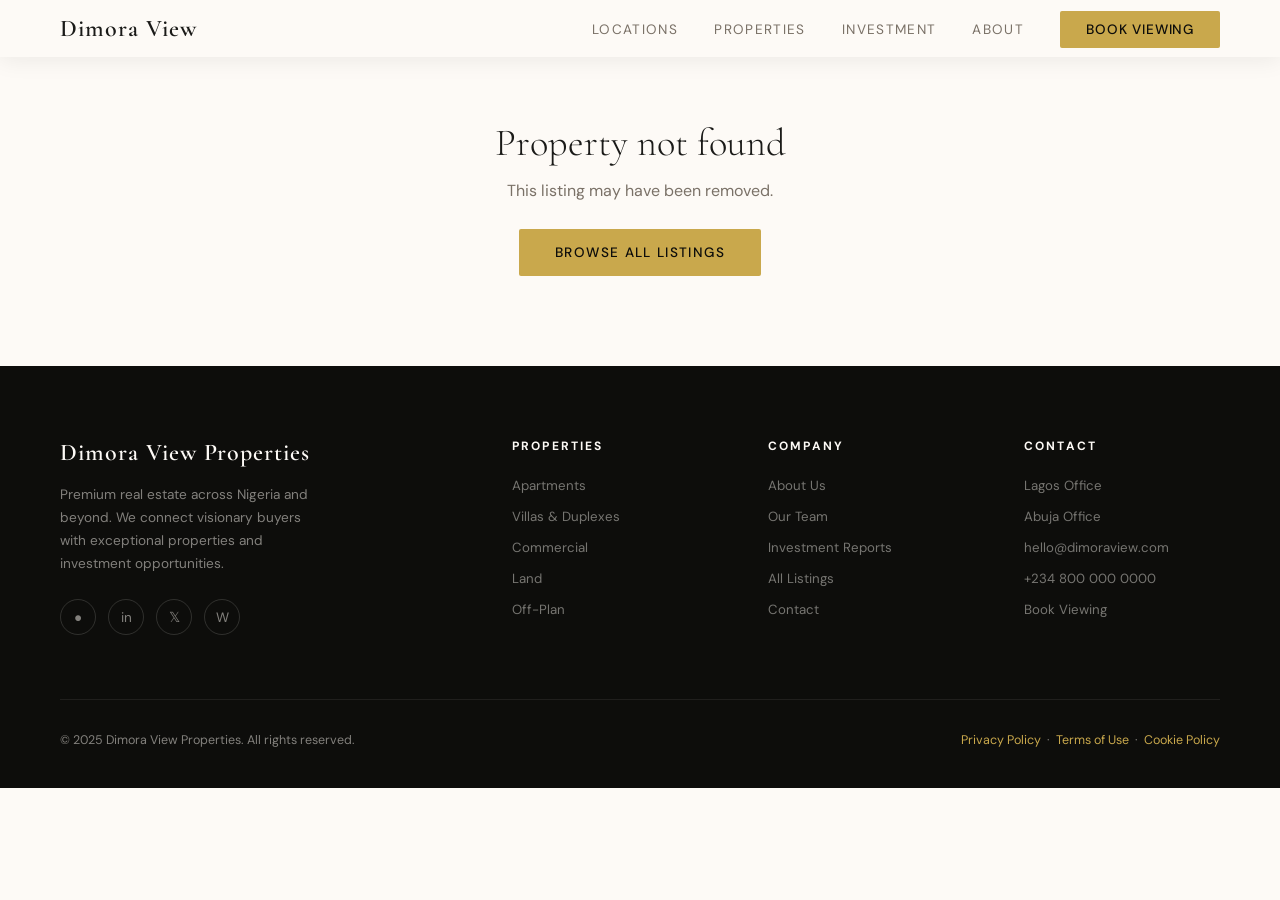
<file: property.html>
<!DOCTYPE html>
<html lang="en">
<head>
<meta charset="UTF-8" />
<meta name="viewport" content="width=device-width, initial-scale=1.0" />
<title id="ttl">Property | Dimora View Properties</title>
<meta name="description" content="View full property details, photos, specifications and investment yield on Dimora View Properties." />
<link rel="preconnect" href="https://fonts.googleapis.com" />
<link rel="preconnect" href="https://fonts.gstatic.com" crossorigin />
<link href="https://fonts.googleapis.com/css2?family=Cormorant+Garamond:ital,wght@0,300;0,400;0,600;1,300;1,400&family=DM+Sans:wght@300;400;500&display=swap" rel="stylesheet" />
<style>
*, *::before, *::after { box-sizing: border-box; margin: 0; padding: 0; }

:root {
--ivory: #F7F3ED;
--warm-white: #FDFAF6;
--charcoal: #1A1A18;
--deep: #0D0D0B;
--gold: #C9A84C;
--gold-light: #E8C97A;
--sand: #D4C5A9;
--muted: #7A7167;
--card-bg: #FFFFFF;
--border: rgba(201,168,76,0.2);
--shadow: 0 8px 40px rgba(26,26,24,0.1);
}

html { scroll-behavior: smooth; }

body {
font-family: 'DM Sans', sans-serif;
background: var(--warm-white);
color: var(--charcoal);
overflow-x: hidden;
}

/* ── NAV ── */
nav {
position: fixed; top: 0; width: 100%; z-index: 1000;
padding: 20px 60px;
display: flex; align-items: center; justify-content: space-between;
background: transparent;
transition: background .4s, padding .4s;
}
nav.scrolled {
background: rgba(253,250,246,0.95);
backdrop-filter: blur(12px);
padding: 14px 60px;
box-shadow: 0 2px 24px rgba(26,26,24,0.08);
}
.nav-logo {
font-family: 'Cormorant Garamond', serif;
font-size: 1.5rem; font-weight: 600;
color: var(--warm-white);
letter-spacing: .04em;
transition: color .4s;
text-decoration: none;
}
nav.scrolled .nav-logo { color: var(--charcoal); }
.nav-links { display: flex; gap: 36px; list-style: none; }
.nav-links a {
font-size: .85rem; font-weight: 400; letter-spacing: .1em;
text-transform: uppercase; text-decoration: none;
color: rgba(255,255,255,.8);
transition: color .3s;
}
nav.scrolled .nav-links a { color: var(--muted); }
.nav-links a:hover, nav.scrolled .nav-links a:hover { color: var(--gold); }
.nav-cta {
padding: 10px 26px;
background: var(--gold);
color: var(--deep) !important;
border-radius: 2px; font-weight: 500 !important;
letter-spacing: .06em !important;
transition: background .3s, transform .2s !important;
}
.nav-cta:hover { background: var(--gold-light) !important; transform: translateY(-1px); }
.hamburger { display: none; flex-direction: column; gap: 5px; cursor: pointer; }
.hamburger span { width: 26px; height: 1.5px; background: white; transition: background .4s; }
nav.scrolled .hamburger span { background: var(--charcoal); }

/* ── HERO ── */
#hero {
height: 100vh; min-height: 680px;
position: relative; display: flex; align-items: flex-end;
overflow: hidden;
}
.hero-bg {
position: absolute; inset: 0;
background: linear-gradient(160deg, #1a1612 0%, #2a221a 40%, #1a1612 100%);
}
.hero-bg::before {
content: '';
position: absolute; inset: 0;
background: url('https://images.unsplash.com/photo-1600596542815-ffad4c1539a9?w=1800&auto=format&fit=crop&q=80') center/cover;
opacity: .45;
}
.hero-bg::after {
content: '';
position: absolute; inset: 0;
background: linear-gradient(to top, rgba(13,13,11,.9) 0%, rgba(13,13,11,.3) 60%, transparent 100%);
}
.hero-content {
position: relative; z-index: 2;
padding: 0 60px 80px;
max-width: 760px;
animation: heroIn .9s cubic-bezier(.22,1,.36,1) both;
}
@keyframes heroIn { from { opacity:0; transform: translateY(40px); } to { opacity:1; transform:translateY(0); } }
.hero-eyebrow {
font-size: .75rem; letter-spacing: .25em; text-transform: uppercase;
color: var(--gold); margin-bottom: 20px;
display: flex; align-items: center; gap: 12px;
}
.hero-eyebrow::before { content:''; width:32px; height:1px; background:var(--gold); }
.hero-title {
font-family: 'Cormorant Garamond', serif;
font-size: clamp(3rem, 6vw, 5.5rem);
font-weight: 300; line-height: 1.08;
color: var(--warm-white);
margin-bottom: 24px;
}
.hero-title em { font-style: italic; color: var(--gold-light); }
.hero-sub {
font-size: 1rem; font-weight: 300; line-height: 1.7;
color: rgba(247,243,237,.7);
max-width: 480px; margin-bottom: 44px;
}
.hero-actions { display: flex; gap: 16px; flex-wrap: wrap; }
.btn-primary {
padding: 15px 36px;
background: var(--gold); color: var(--deep);
font-family: 'DM Sans', sans-serif;
font-size: .85rem; font-weight: 500; letter-spacing: .1em;
text-transform: uppercase; text-decoration: none;
border: none; cursor: pointer;
border-radius: 2px;
transition: background .3s, transform .2s;
display: inline-block;
}
.btn-primary:hover { background: var(--gold-light); transform: translateY(-2px); }
.btn-ghost {
padding: 15px 36px;
background: transparent;
color: var(--warm-white);
font-family: 'DM Sans', sans-serif;
font-size: .85rem; font-weight: 400; letter-spacing: .1em;
text-transform: uppercase; text-decoration: none;
border: 1px solid rgba(247,243,237,.35);
border-radius: 2px; cursor: pointer;
transition: border-color .3s, background .3s, transform .2s;
display: inline-block;
}
.btn-ghost:hover { border-color: var(--gold); color: var(--gold); transform: translateY(-2px); }
.hero-stats {
position: absolute; right: 60px; bottom: 80px; z-index: 2;
display: flex; flex-direction: column; gap: 24px;
animation: heroIn 1.1s cubic-bezier(.22,1,.36,1) .2s both;
}
.stat-pill {
background: rgba(247,243,237,.08);
backdrop-filter: blur(12px);
border: 1px solid rgba(201,168,76,.25);
border-radius: 4px;
padding: 14px 22px;
text-align: right;
}
.stat-num {
font-family: 'Cormorant Garamond', serif;
font-size: 2rem; font-weight: 300; color: var(--gold-light);
line-height: 1;
}
.stat-lbl { font-size: .72rem; letter-spacing: .12em; text-transform: uppercase; color: rgba(247,243,237,.5); margin-top: 2px; }
.scroll-hint {
position: absolute; bottom: 36px; left: 50%; transform: translateX(-50%);
z-index: 2; display: flex; flex-direction: column; align-items: center; gap: 8px;
color: rgba(247,243,237,.4); font-size: .7rem; letter-spacing: .14em; text-transform: uppercase;
}
.scroll-line {
width: 1px; height: 50px;
background: linear-gradient(to bottom, rgba(201,168,76,.6), transparent);
animation: scrollPulse 2s infinite;
}
@keyframes scrollPulse { 0%,100%{opacity:.4} 50%{opacity:1} }

/* ── SEARCH BAR ── */
.search-strip {
background: var(--charcoal);
padding: 28px 60px;
display: flex; gap: 0; align-items: stretch;
}
.search-strip select, .search-strip input {
flex: 1; padding: 14px 18px;
background: rgba(255,255,255,.07);
border: 1px solid rgba(255,255,255,.1);
color: var(--warm-white);
font-family: 'DM Sans', sans-serif;
font-size: .88rem;
outline: none;
transition: border-color .3s;
}
.search-strip select option { background: var(--charcoal); }
.search-strip select:hover, .search-strip input:hover,
.search-strip select:focus, .search-strip input:focus { border-color: var(--gold); }
.search-strip .btn-primary { border-radius: 0; white-space: nowrap; }

/* ── SECTION SHARED ── */
section { padding: 100px 60px; }
.section-eyebrow {
font-size: .72rem; letter-spacing: .22em; text-transform: uppercase;
color: var(--gold); margin-bottom: 14px;
display: flex; align-items: center; gap: 10px;
}
.section-eyebrow::before { content:''; width:24px; height:1px; background:var(--gold); }
.section-title {
font-family: 'Cormorant Garamond', serif;
font-size: clamp(2rem, 4vw, 3.2rem);
font-weight: 300; line-height: 1.15;
color: var(--charcoal);
margin-bottom: 16px;
}
.section-sub {
font-size: .95rem; color: var(--muted); line-height: 1.7;
max-width: 520px;
}

/* ── LOCATION CAROUSEL ── */
#locations { padding-bottom: 80px; }
.loc-header { display: flex; align-items: flex-end; justify-content: space-between; margin-bottom: 48px; flex-wrap: wrap; gap: 16px; }
.loc-controls { display: flex; gap: 10px; }
.carousel-btn {
width: 44px; height: 44px; border-radius: 50%;
border: 1px solid var(--border);
background: transparent; cursor: pointer;
display: flex; align-items: center; justify-content: center;
color: var(--charcoal); font-size: 1.1rem;
transition: background .3s, border-color .3s, color .3s;
}
.carousel-btn:hover { background: var(--gold); border-color: var(--gold); color: var(--deep); }
.carousel-track-wrap { overflow: hidden; position: relative; }
.carousel-track {
display: flex; gap: 24px;
transition: transform .55s cubic-bezier(.25,.46,.45,.94);
}
.loc-card {
min-width: 300px; width: 300px; height: 400px;
border-radius: 4px; overflow: hidden;
position: relative; cursor: pointer;
flex-shrink: 0;
}
.loc-card img {
width: 100%; height: 100%; object-fit: cover;
transition: transform .6s ease;
}
.loc-card:hover img { transform: scale(1.06); }
.loc-overlay {
position: absolute; inset: 0;
background: linear-gradient(to top, rgba(13,13,11,.85) 0%, rgba(13,13,11,.1) 60%);
display: flex; flex-direction: column; justify-content: flex-end;
padding: 28px 24px;
transition: background .4s;
}
.loc-card:hover .loc-overlay { background: linear-gradient(to top, rgba(13,13,11,.9) 0%, rgba(13,13,11,.2) 60%); }
.loc-badge {
position: absolute; top: 18px; right: 18px;
background: var(--gold); color: var(--deep);
font-size: .68rem; font-weight: 500; letter-spacing: .1em; text-transform: uppercase;
padding: 5px 12px; border-radius: 2px;
}
.loc-name {
font-family: 'Cormorant Garamond', serif;
font-size: 1.8rem; font-weight: 400; color: white; line-height: 1.1;
}
.loc-count { font-size: .78rem; color: rgba(247,243,237,.6); margin-top: 6px; }
.loc-arrow {
margin-top: 14px; width: 36px; height: 36px;
border: 1px solid rgba(201,168,76,.4); border-radius: 50%;
display: flex; align-items: center; justify-content: center;
color: var(--gold); font-size: .9rem;
transform: translateX(-8px); opacity: 0;
transition: transform .35s, opacity .35s;
}
.loc-card:hover .loc-arrow { transform: translateX(0); opacity: 1; }
.more-btn-wrap { text-align: center; margin-top: 48px; }
.btn-outline {
display: inline-block; padding: 13px 36px;
border: 1px solid var(--gold); color: var(--gold);
font-family: 'DM Sans', sans-serif;
font-size: .82rem; font-weight: 400; letter-spacing: .12em;
text-transform: uppercase; text-decoration: none;
border-radius: 2px; cursor: pointer; background: transparent;
transition: background .3s, color .3s;
}
.btn-outline:hover { background: var(--gold); color: var(--deep); }

/* ── PROPERTY TYPES ── */
#property-types { background: var(--ivory); }
.types-grid {
display: grid;
grid-template-columns: repeat(auto-fill, minmax(240px, 1fr));
gap: 20px; margin-top: 52px;
}
.type-card {
background: white; border-radius: 4px;
padding: 36px 28px;
border: 1px solid rgba(201,168,76,.1);
cursor: pointer; position: relative; overflow: hidden;
transition: box-shadow .35s, transform .3s;
}
.type-card::before {
content: '';
position: absolute; bottom: 0; left: 0;
width: 100%; height: 3px;
background: var(--gold); transform: scaleX(0);
transform-origin: left; transition: transform .4s;
}
.type-card:hover { box-shadow: var(--shadow); transform: translateY(-4px); }
.type-card:hover::before { transform: scaleX(1); }
.type-icon { font-size: 2.2rem; margin-bottom: 18px; }
.type-name {
font-family: 'Cormorant Garamond', serif;
font-size: 1.35rem; font-weight: 400; color: var(--charcoal);
margin-bottom: 8px;
}
.type-desc { font-size: .83rem; color: var(--muted); line-height: 1.6; }
.type-count {
margin-top: 18px; font-size: .75rem; letter-spacing: .1em;
text-transform: uppercase; color: var(--gold); font-weight: 500;
}

/* ── FEATURED LISTINGS ── */
#listings { padding: 100px 60px; }
.listings-header { display: flex; align-items: flex-end; justify-content: space-between; margin-bottom: 52px; flex-wrap: wrap; gap: 16px; }
.listings-grid {
display: grid;
grid-template-columns: repeat(auto-fill, minmax(320px, 1fr));
gap: 28px;
}
.listing-card {
background: white; border-radius: 4px; overflow: hidden;
box-shadow: 0 2px 16px rgba(26,26,24,.06);
transition: box-shadow .35s, transform .3s;
}
.listing-card:hover { box-shadow: var(--shadow); transform: translateY(-4px); }
.listing-img { position: relative; height: 220px; overflow: hidden; }
.listing-img img { width: 100%; height: 100%; object-fit: cover; transition: transform .6s; }
.listing-card:hover .listing-img img { transform: scale(1.05); }
.listing-tag {
position: absolute; top: 16px; left: 16px;
background: var(--charcoal); color: var(--gold);
font-size: .68rem; font-weight: 500; letter-spacing: .1em; text-transform: uppercase;
padding: 5px 12px; border-radius: 2px;
}
.listing-tag.invest { background: var(--gold); color: var(--deep); }
.listing-fav {
position: absolute; top: 16px; right: 16px;
width: 34px; height: 34px; border-radius: 50%;
background: rgba(255,255,255,.9); border: none; cursor: pointer;
display: flex; align-items: center; justify-content: center;
font-size: 1rem; transition: transform .2s;
}
.listing-fav:hover { transform: scale(1.15); }
.listing-body { padding: 22px 24px 24px; }
.listing-price {
font-family: 'Cormorant Garamond', serif;
font-size: 1.6rem; font-weight: 300; color: var(--charcoal);
}
.listing-price span { font-size: 1rem; color: var(--muted); }
.listing-name { font-size: .9rem; font-weight: 500; color: var(--charcoal); margin: 8px 0 4px; }
.listing-loc { font-size: .8rem; color: var(--muted); display: flex; align-items: center; gap: 5px; }
.listing-meta {
margin-top: 16px; padding-top: 16px;
border-top: 1px solid rgba(201,168,76,.15);
display: flex; gap: 20px;
}
.meta-item { font-size: .78rem; color: var(--muted); display: flex; align-items: center; gap: 5px; }
.yield-badge {
margin-top: 14px;
background: rgba(201,168,76,.1);
border: 1px solid rgba(201,168,76,.25);
border-radius: 2px; padding: 8px 12px;
font-size: .78rem; color: var(--gold); font-weight: 500;
}

/* ── INVESTMENT ── */
#investment {
background: var(--charcoal);
color: var(--warm-white);
position: relative; overflow: hidden;
}
#investment::before {
content: '';
position: absolute; top: -120px; right: -120px;
width: 500px; height: 500px;
background: radial-gradient(circle, rgba(201,168,76,.12) 0%, transparent 70%);
pointer-events: none;
}
#investment .section-title { color: var(--warm-white); }
#investment .section-sub { color: rgba(247,243,237,.6); }
.invest-grid {
display: grid; grid-template-columns: 1fr 1fr;
gap: 80px; margin-top: 64px; align-items: center;
}
.invest-cards { display: flex; flex-direction: column; gap: 20px; }
.invest-card {
background: rgba(255,255,255,.05);
border: 1px solid rgba(201,168,76,.2);
border-radius: 4px; padding: 28px 24px;
display: flex; gap: 20px; align-items: flex-start;
transition: background .3s;
}
.invest-card:hover { background: rgba(201,168,76,.08); }
.invest-icon {
width: 48px; height: 48px; border-radius: 50%;
background: rgba(201,168,76,.15);
display: flex; align-items: center; justify-content: center;
font-size: 1.3rem; flex-shrink: 0;
}
.invest-card-title { font-family: 'Cormorant Garamond', serif; font-size: 1.15rem; color: var(--gold-light); margin-bottom: 6px; }
.invest-card-desc { font-size: .83rem; color: rgba(247,243,237,.6); line-height: 1.65; }
.invest-stats { display: flex; flex-direction: column; gap: 32px; }
.big-stat {
border-left: 2px solid var(--gold);
padding-left: 28px;
}
.big-num {
font-family: 'Cormorant Garamond', serif;
font-size: 4rem; font-weight: 300; color: var(--gold-light); line-height: 1;
}
.big-lbl { font-size: .85rem; color: rgba(247,243,237,.5); margin-top: 6px; max-width: 200px; line-height: 1.5; }
.invest-chart { margin-top: 40px; }
.chart-label { font-size: .78rem; color: rgba(247,243,237,.5); margin-bottom: 16px; letter-spacing: .1em; text-transform: uppercase; }
.bar-row { display: flex; align-items: center; gap: 14px; margin-bottom: 12px; }
.bar-yr { font-size: .78rem; color: rgba(247,243,237,.5); width: 36px; flex-shrink: 0; }
.bar-wrap { flex: 1; height: 8px; background: rgba(255,255,255,.08); border-radius: 4px; overflow: hidden; }
.bar-fill { height: 100%; border-radius: 4px; background: linear-gradient(90deg, var(--gold), var(--gold-light)); animation: barGrow 1.2s ease both; }
@keyframes barGrow { from { width: 0 !important; } }
.bar-val { font-size: .78rem; color: var(--gold-light); width: 36px; flex-shrink: 0; }

/* ── TESTIMONIALS ── */
#testimonials { background: var(--ivory); }
.testi-grid {
display: grid; grid-template-columns: repeat(auto-fill, minmax(300px, 1fr));
gap: 24px; margin-top: 52px;
}
.testi-card {
background: white; border-radius: 4px; padding: 32px;
border: 1px solid rgba(201,168,76,.1);
position: relative;
}
.testi-card::before {
content: '"';
font-family: 'Cormorant Garamond', serif;
font-size: 5rem; color: rgba(201,168,76,.15);
position: absolute; top: 10px; right: 20px; line-height: 1;
}
.testi-text { font-size: .9rem; color: var(--muted); line-height: 1.75; margin-bottom: 22px; }
.testi-author { display: flex; align-items: center; gap: 12px; }
.testi-avatar {
width: 44px; height: 44px; border-radius: 50%;
background: var(--gold); display: flex; align-items: center; justify-content: center;
font-family: 'Cormorant Garamond', serif; font-size: 1.1rem; color: var(--deep);
}
.testi-name { font-size: .88rem; font-weight: 500; color: var(--charcoal); }
.testi-role { font-size: .75rem; color: var(--muted); }
.stars { color: var(--gold); font-size: .85rem; margin-bottom: 14px; }

/* ── PARTNERS ── */
#partners { padding: 60px 60px; border-top: 1px solid rgba(201,168,76,.15); }
.partners-label {
text-align: center; font-size: .72rem; letter-spacing: .2em; text-transform: uppercase;
color: var(--muted); margin-bottom: 40px;
}
.partners-track-wrap { overflow: hidden; }
.partners-track {
display: flex; gap: 60px; align-items: center;
animation: partnerScroll 18s linear infinite;
}
@keyframes partnerScroll { 0%{transform:translateX(0)} 100%{transform:translateX(-50%)} }
.partner-logo {
flex-shrink: 0; opacity: .45; filter: grayscale(100%);
transition: opacity .3s, filter .3s;
font-family: 'Cormorant Garamond', serif;
font-size: 1.2rem; letter-spacing: .08em;
color: var(--charcoal); white-space: nowrap;
}
.partner-logo:hover { opacity: 1; filter: none; }
.partners-track-wrap:hover .partners-track { animation-play-state: paused; }

/* ── CTA BANNER ── */
#cta-banner {
background: var(--gold);
padding: 80px 60px;
display: flex; align-items: center; justify-content: space-between;
gap: 40px; flex-wrap: wrap;
}
#cta-banner h2 {
font-family: 'Cormorant Garamond', serif;
font-size: clamp(1.8rem, 3.5vw, 3rem);
font-weight: 300; color: var(--deep);
max-width: 560px; line-height: 1.2;
}
.cta-dark {
padding: 16px 38px;
background: var(--deep); color: var(--gold);
font-family: 'DM Sans', sans-serif;
font-size: .85rem; font-weight: 500; letter-spacing: .1em;
text-transform: uppercase; text-decoration: none;
border-radius: 2px;
transition: background .3s, transform .2s;
white-space: nowrap;
}
.cta-dark:hover { background: var(--charcoal); transform: translateY(-2px); }

/* ── FOOTER ── */
footer {
background: var(--deep); color: rgba(247,243,237,.5);
padding: 72px 60px 40px;
}
.footer-grid {
display: grid; grid-template-columns: 2fr 1fr 1fr 1fr;
gap: 60px; margin-bottom: 64px;
}
.footer-brand .nav-logo { color: var(--warm-white); display: block; margin-bottom: 16px; }
.footer-brand p { font-size: .85rem; line-height: 1.7; max-width: 260px; }
.footer-socials { display: flex; gap: 12px; margin-top: 24px; }
.social-btn {
width: 36px; height: 36px; border-radius: 50%;
border: 1px solid rgba(247,243,237,.15);
display: flex; align-items: center; justify-content: center;
color: rgba(247,243,237,.5); font-size: .85rem;
text-decoration: none;
transition: border-color .3s, color .3s, background .3s;
}
.social-btn:hover { border-color: var(--gold); color: var(--gold); background: rgba(201,168,76,.08); }
.footer-col h4 {
font-size: .75rem; letter-spacing: .18em; text-transform: uppercase;
color: var(--warm-white); margin-bottom: 20px;
}
.footer-col ul { list-style: none; display: flex; flex-direction: column; gap: 10px; }
.footer-col ul a {
font-size: .83rem; color: rgba(247,243,237,.45); text-decoration: none;
transition: color .3s;
}
.footer-col ul a:hover { color: var(--gold); }
.footer-bottom {
border-top: 1px solid rgba(247,243,237,.08);
padding-top: 32px; display: flex; justify-content: space-between;
align-items: center; font-size: .78rem; flex-wrap: wrap; gap: 10px;
}
.footer-bottom a { color: var(--gold); text-decoration: none; }

/* ── MODAL ── */
.modal-backdrop {
position: fixed; inset: 0; background: rgba(13,13,11,.8);
backdrop-filter: blur(4px); z-index: 2000;
display: flex; align-items: center; justify-content: center;
opacity: 0; pointer-events: none; transition: opacity .35s;
}
.modal-backdrop.open { opacity: 1; pointer-events: all; }
.modal {
background: white; border-radius: 6px;
padding: 40px; max-width: 560px; width: 90%;
transform: translateY(20px) scale(.97);
transition: transform .35s cubic-bezier(.25,.46,.45,.94);
position: relative; max-height: 90vh; overflow-y: auto;
}
.modal-backdrop.open .modal { transform: translateY(0) scale(1); }
.modal-close {
position: absolute; top: 16px; right: 18px;
background: none; border: none; font-size: 1.4rem;
cursor: pointer; color: var(--muted);
}
.modal h3 { font-family: 'Cormorant Garamond', serif; font-size: 1.8rem; margin-bottom: 8px; }
.modal p { font-size: .88rem; color: var(--muted); line-height: 1.6; margin-bottom: 24px; }
.form-group { margin-bottom: 18px; }
.form-group label { display: block; font-size: .78rem; letter-spacing: .1em; text-transform: uppercase; color: var(--muted); margin-bottom: 7px; }
.form-group input, .form-group select, .form-group textarea {
width: 100%; padding: 12px 14px;
border: 1px solid rgba(201,168,76,.25); border-radius: 2px;
font-family: 'DM Sans', sans-serif; font-size: .88rem;
outline: none; transition: border-color .3s;
background: white; color: var(--charcoal);
}
.form-group input:focus, .form-group select:focus, .form-group textarea:focus { border-color: var(--gold); }
.toast {
position: fixed; bottom: 30px; right: 30px; z-index: 3000;
background: var(--charcoal); color: var(--warm-white);
padding: 14px 22px; border-radius: 4px;
font-size: .85rem; border-left: 3px solid var(--gold);
transform: translateY(20px); opacity: 0;
transition: all .35s; pointer-events: none;
}
.toast.show { transform: translateY(0); opacity: 1; }

/* ── MOBILE NAV ── */
.mobile-menu {
display: none; position: fixed; inset: 0;
background: var(--deep); z-index: 999;
flex-direction: column; align-items: center; justify-content: center;
gap: 32px;
}
.mobile-menu.open { display: flex; }
.mobile-menu a {
font-family: 'Cormorant Garamond', serif;
font-size: 2rem; color: var(--warm-white); text-decoration: none;
transition: color .3s;
}
.mobile-menu a:hover { color: var(--gold); }
.mobile-close { position: absolute; top: 28px; right: 28px; background: none; border: none; color: white; font-size: 1.8rem; cursor: pointer; }

/* ── RESPONSIVE ── */
@media (max-width: 900px) {
nav { padding: 18px 28px; }
nav.scrolled { padding: 14px 28px; }
.nav-links { display: none; }
.hamburger { display: flex; }
.hero-content { padding: 0 28px 60px; }
.hero-stats { display: none; }
section { padding: 70px 28px; }
.search-strip { padding: 20px 28px; flex-wrap: wrap; }
.invest-grid { grid-template-columns: 1fr; gap: 48px; }
.footer-grid { grid-template-columns: 1fr 1fr; gap: 40px; }
#cta-banner { padding: 60px 28px; flex-direction: column; }
#partners { padding: 40px 28px; }
}
@media (max-width: 600px) {
.footer-grid { grid-template-columns: 1fr; }
.listings-header, .loc-header { flex-direction: column; align-items: flex-start; }
}
/* ════════════════════════════════════════════════════════════════
   EXTENSIONS — shared helpers for inner pages + mobile behaviours.
   The block ABOVE this line is the original homepage CSS, untouched.
   ════════════════════════════════════════════════════════════════ */

/* make listing/loc cards behave as links without changing their look */
a.listing-card, a.loc-card, a.type-card { text-decoration: none; color: inherit; display: block; }

/* ── INNER-PAGE HERO (listings, property, about, contact, etc.) ── */
.page-hero {
  position: relative; min-height: 52vh; display: flex; align-items: flex-end;
  padding: 120px 60px 60px; overflow: hidden;
  background: linear-gradient(160deg, #1a1612 0%, #2a221a 40%, #1a1612 100%);
}
.page-hero::before { content: ''; position: absolute; inset: 0; background-size: cover; background-position: center; opacity: .4; }
.page-hero::after { content: ''; position: absolute; inset: 0; background: linear-gradient(to top, rgba(13,13,11,.92) 0%, rgba(13,13,11,.35) 60%, transparent 100%); }
.page-hero-inner { position: relative; z-index: 2; max-width: 760px; animation: heroIn .8s cubic-bezier(.22,1,.36,1) both; }
.page-hero .hero-eyebrow { font-size: .75rem; letter-spacing: .25em; text-transform: uppercase; color: var(--gold); margin-bottom: 16px; display: flex; align-items: center; gap: 12px; }
.page-hero .hero-eyebrow::before { content:''; width:32px; height:1px; background:var(--gold); }
.page-hero h1 { font-family: 'Cormorant Garamond', serif; font-size: clamp(2.6rem, 5.5vw, 4.6rem); font-weight: 300; line-height: 1.08; color: var(--warm-white); margin-bottom: 18px; }
.page-hero h1 em { font-style: italic; color: var(--gold-light); }
.page-hero p { font-size: 1rem; font-weight: 300; line-height: 1.7; color: rgba(247,243,237,.75); max-width: 540px; }
.breadcrumb { position: relative; z-index: 2; font-size: .78rem; letter-spacing: .08em; color: rgba(247,243,237,.55); margin-bottom: 18px; }
.breadcrumb a { color: var(--gold); text-decoration: none; }
.breadcrumb a:hover { text-decoration: underline; }
@keyframes heroIn { from { opacity:0; transform: translateY(40px); } to { opacity:1; transform:translateY(0); } }

/* utility */
.mobile-only { display: none; }
.fade-up { opacity: 0; transform: translateY(24px); transition: opacity .7s ease, transform .7s ease; }
.fade-up.in { opacity: 1; transform: translateY(0); }
.swipe-hint { display: none; text-align: center; font-size: .72rem; letter-spacing: .12em; text-transform: uppercase; color: var(--muted); margin-top: 18px; }
.swipe-hint span { color: var(--gold); }
.view-more-mobile { display: none; text-align: center; margin-top: 30px; }

/* reorder wrapper — normal flow on desktop */
.reorder-zone { display: block; }

@keyframes nudge { 0%,100% { transform: translateX(0); } 50% { transform: translateX(-22px); } }

/* ════════════════ MOBILE BEHAVIOURS (the three requests) ════════════════ */
@media (max-width: 900px) {
  .mobile-only { display: block; }
  .desktop-only { display: none; }

  /* (2) On mobile, reorder so Featured Listings sits ABOVE Property categories */
  .reorder-zone { display: flex; flex-direction: column; }
  .reorder-zone > #locations      { order: 1; }
  .reorder-zone > #listings       { order: 2; }
  .reorder-zone > #property-types { order: 3; }

  /* (1) LOCATIONS — native swipe, 2 cards + 3rd peeking, capped at 3 */
  .loc-controls { display: none; }                  /* desktop arrows hidden — swipe instead */
  .carousel-track-wrap { overflow-x: auto; scroll-snap-type: x mandatory; -webkit-overflow-scrolling: touch; scrollbar-width: none; }
  .carousel-track-wrap::-webkit-scrollbar { display: none; }
  .carousel-track { transform: none !important; gap: 16px; }
  .loc-card { min-width: 0; width: 43%; flex: 0 0 43%; height: 300px; scroll-snap-align: start; }
  #locations .loc-card:nth-child(n+4) { display: none; }   /* show only 3, then "View All" */

  /* (3) PROPERTY TYPES — 2 per row on mobile */
  .types-grid { grid-template-columns: 1fr 1fr; gap: 14px; margin-top: 36px; }

  /* (2) FEATURED LISTINGS — native swipe carousel, 2 + peek, capped at 4 */
  .listings-grid {
    display: flex; gap: 16px; overflow-x: auto;
    scroll-snap-type: x mandatory; -webkit-overflow-scrolling: touch; scrollbar-width: none;
    grid-template-columns: none;
  }
  .listings-grid::-webkit-scrollbar { display: none; }
  .listing-card { flex: 0 0 60%; scroll-snap-align: start; }
  #listings .listing-card:nth-child(n+5) { display: none; }  /* show only 4, then "View More" */

  .swipe-hint { display: block; }
  .view-more-mobile { display: block; }

  .page-hero { padding: 100px 28px 48px; min-height: 46vh; }
}

@media (max-width: 600px) {
  .loc-card { width: 62%; flex-basis: 62%; }    /* slightly larger, still peeks the next */
  .listing-card { flex: 0 0 74%; }
  /* property types stay 2-up per request */
}

/* solid nav for inner pages (mirrors the scrolled state, applied immediately) */
nav.solid {
  background: rgba(253,250,246,0.97);
  backdrop-filter: blur(12px);
  padding: 14px 60px;
  box-shadow: 0 2px 24px rgba(26,26,24,0.08);
}
nav.solid .nav-logo { color: var(--charcoal); }
nav.solid .nav-links a { color: var(--muted); }
nav.solid .nav-links a:hover { color: var(--gold); }
nav.solid .nav-links a.active { color: var(--gold); }
nav.solid .hamburger span { background: var(--charcoal); }
@media (max-width: 900px) { nav.solid { padding: 14px 28px; } }

/* two-column form rows (contact, etc.) */
.form-row { display: grid; grid-template-columns: 1fr 1fr; gap: 16px; }
@media (max-width: 600px) { .form-row { grid-template-columns: 1fr; gap: 0; } }

</style>
<style>
.detail-wrap { padding: 120px 60px 90px; }
.detail-top { display: grid; grid-template-columns: 1.4fr 1fr; gap: 48px; align-items: start; }
.gallery-main { width: 100%; height: 460px; border-radius: 6px; overflow: hidden; position: relative; }
.gallery-main img { width: 100%; height: 100%; object-fit: cover; }
.gallery-tag { position: absolute; top: 18px; left: 18px; background: var(--gold); color: var(--deep); font-size: .72rem; font-weight: 500; letter-spacing: .1em; text-transform: uppercase; padding: 6px 14px; border-radius: 2px; }
.thumbs { display: flex; gap: 12px; margin-top: 12px; }
.thumbs img { width: 90px; height: 64px; object-fit: cover; border-radius: 3px; cursor: pointer; opacity: .6; transition: opacity .3s; border: 1px solid var(--border); }
.thumbs img:hover, .thumbs img.active { opacity: 1; }
.detail-side { background: white; border: 1px solid var(--border); border-radius: 6px; padding: 32px; box-shadow: var(--shadow); position: sticky; top: 100px; }
.detail-price { font-family: 'Cormorant Garamond', serif; font-size: 2.6rem; font-weight: 300; color: var(--charcoal); line-height: 1; }
.detail-price span { font-size: 1rem; color: var(--muted); }
.detail-name { font-family: 'Cormorant Garamond', serif; font-size: 1.6rem; margin: 14px 0 6px; }
.detail-loc { font-size: .9rem; color: var(--muted); margin-bottom: 22px; }
.spec-grid { display: grid; grid-template-columns: 1fr 1fr; gap: 14px; margin: 22px 0; }
.spec { background: var(--ivory); border-radius: 4px; padding: 14px; }
.spec-v { font-family: 'Cormorant Garamond', serif; font-size: 1.5rem; color: var(--charcoal); }
.spec-l { font-size: .72rem; letter-spacing: .08em; text-transform: uppercase; color: var(--muted); margin-top: 2px; }
.detail-yield { background: rgba(201,168,76,.1); border: 1px solid rgba(201,168,76,.3); border-radius: 4px; padding: 14px 16px; font-size: .9rem; color: var(--gold); font-weight: 500; margin-bottom: 22px; }
.detail-desc { padding: 56px 0; max-width: 760px; }
.detail-desc h3 { font-family: 'Cormorant Garamond', serif; font-size: 1.8rem; font-weight: 400; margin-bottom: 14px; }
.detail-desc p { font-size: 1rem; line-height: 1.85; color: var(--muted); }
.feature-list { display: grid; grid-template-columns: repeat(2,1fr); gap: 14px; margin-top: 28px; }
.feature-list div { font-size: .9rem; color: var(--charcoal); display: flex; gap: 10px; align-items: center; }
.feature-list span { color: var(--gold); }
.similar { padding: 0 60px 100px; }
.similar h3 { font-family: 'Cormorant Garamond', serif; font-size: 2rem; font-weight: 400; margin-bottom: 32px; }
.btn-block { display: flex; gap: 10px; flex-direction: column; }
.btn-block .btn-primary, .btn-block .btn-outline { text-align: center; }
@media (max-width: 900px) {
  .detail-wrap { padding: 100px 28px 60px; }
  .detail-top { grid-template-columns: 1fr; gap: 24px; }
  .gallery-main { height: 280px; }
  .detail-side { position: static; }
  .detail-desc { padding: 36px 28px; }
  .similar { padding: 0 28px 70px; }
  .similar .listings-grid { display: grid; grid-template-columns: 1fr 1fr; gap: 14px; overflow: visible; }
  .similar .listing-card { flex: none; }
}
@media (max-width: 600px) { .similar .listings-grid { grid-template-columns: 1fr; } }
</style>
</head>
<body>

<nav id="mainNav" class="solid">
  <a href="index.html" class="nav-logo">Dimora View</a>
  <ul class="nav-links">
    <li><a href="locations.html">Locations</a></li>
    <li><a href="listings.html">Properties</a></li>
    <li><a href="investment.html">Investment</a></li>
    <li><a href="about.html">About</a></li>
    <li><a href="contact.html" class="nav-cta">Book Viewing</a></li>
  </ul>
  <div class="hamburger" id="hamburger"><span></span><span></span><span></span></div>
</nav>
<div class="mobile-menu" id="mobileMenu">
  <button class="mobile-close" id="mobileClose">✕</button>
  <a href="locations.html">Locations</a><a href="listings.html">Properties</a>
  <a href="investment.html">Investment</a><a href="about.html">About</a>
  <a href="contact.html">Book Viewing</a>
</div>

<div id="content"></div>

<div id="footer-mount"></div>
<div id="modal-mount"></div>
<div class="toast" id="toast"></div>

<script>
/* ============================================================
   DIMORA VIEW PROPERTIES — Shared App Logic & Data
   ============================================================ */

/* ── SEED DATA ── */
const LOCATIONS = [
  { name: 'Lagos', country: 'Nigeria', count: '340 Properties', badge: 'Hot', img: 'https://images.unsplash.com/photo-1618077360395-f3068be8e001?w=600&auto=format&fit=crop&q=80' },
  { name: 'Abuja', country: 'Nigeria', count: '210 Properties', badge: 'Rising', img: 'https://images.unsplash.com/photo-1545324418-cc1a3fa10c00?w=600&auto=format&fit=crop&q=80' },
  { name: 'Dubai', country: 'UAE', count: '158 Properties', badge: 'Luxury', img: 'https://images.unsplash.com/photo-1512453979798-5ea266f8880c?w=600&auto=format&fit=crop&q=80' },
  { name: 'London', country: 'UK', count: '94 Properties', badge: 'Premium', img: 'https://images.unsplash.com/photo-1513635269975-59663e0ac1ad?w=600&auto=format&fit=crop&q=80' },
  { name: 'Port Harcourt', country: 'Nigeria', count: '126 Properties', badge: 'New', img: 'https://images.unsplash.com/photo-1559827260-dc66d52bef19?w=600&auto=format&fit=crop&q=80' },
  { name: 'Accra', country: 'Ghana', count: '88 Properties', badge: 'Trending', img: 'https://images.unsplash.com/photo-1585813540765-b7fa68e0c977?w=600&auto=format&fit=crop&q=80' },
  { name: 'Nairobi', country: 'Kenya', count: '72 Properties', badge: 'New', img: 'https://images.unsplash.com/photo-1611348586804-61bf6c080437?w=600&auto=format&fit=crop&q=80' },
];

const PROPERTY_TYPES = [
  { icon: '🏢', name: 'Apartments', desc: 'Modern city-centre apartments from studio to 5-bedroom penthouses in prime locations.', count: '480+ listings' },
  { icon: '🏡', name: 'Villas & Duplexes', desc: 'Spacious, architecturally stunning homes in gated estates and private compounds.', count: '220+ listings' },
  { icon: '🏗️', name: 'Off-Plan', desc: 'Invest early at developer prices and earn equity before completion.', count: '95+ projects' },
  { icon: '🏬', name: 'Commercial', desc: 'Office spaces, retail units, and mixed-use developments for business owners.', count: '130+ listings' },
  { icon: '🌳', name: 'Land', desc: 'Verified, documented plots of land in fast-appreciating corridors.', count: '340+ plots' },
  { icon: '🌊', name: 'Waterfront', desc: 'Exclusive waterfront and ocean-view residences in elite coastal districts.', count: '58+ listings' },
  { icon: '🏨', name: 'Short-Let', desc: 'Fully managed short-let properties generating consistent monthly rental income.', count: '185+ listings' },
  { icon: '🏙️', name: 'Penthouse', desc: 'Ultra-premium rooftop residences with panoramic views and private amenities.', count: '34+ listings' },
];

const SEED_LISTINGS = [
  { id: 1, name: 'Horizon Court Residences', loc: 'Victoria Island, Lagos', city: 'Lagos', type: 'Apartments', price: '₦185M', beds: 4, baths: 4, sqm: 320, img: 'https://images.unsplash.com/photo-1600607687939-ce8a6c25118c?w=900&auto=format&fit=crop&q=80', tag: 'For Sale', invest: true, yield: '12.4% Annual Yield', desc: 'A refined collection of four-bedroom residences overlooking the Atlantic, with floor-to-ceiling glazing, private terraces and 24-hour concierge.' },
  { id: 2, name: 'Serenova Villa Estate', loc: 'Maitama, Abuja', city: 'Abuja', type: 'Villas & Duplexes', price: '₦350M', beds: 5, baths: 6, sqm: 560, img: 'https://images.unsplash.com/photo-1613977257363-707ba9348227?w=900&auto=format&fit=crop&q=80', tag: 'Premium', invest: false, yield: null, desc: 'An architecturally striking five-bedroom villa set within a gated Maitama estate, featuring a private pool, home cinema and landscaped gardens.' },
  { id: 3, name: 'The Peninsula Suites', loc: 'Dubai Marina, UAE', city: 'Dubai', type: 'Apartments', price: '$780K', beds: 3, baths: 3, sqm: 210, img: 'https://images.unsplash.com/photo-1567767292278-a4f21aa2d36e?w=900&auto=format&fit=crop&q=80', tag: 'Investment', invest: true, yield: '16.8% Annual Yield', desc: 'High-yield marina-front suites in one of Dubai\'s most sought-after towers, fully managed for short-let income.' },
  { id: 4, name: 'Creekside Townhomes', loc: 'Lekki Phase 1, Lagos', city: 'Lagos', type: 'Villas & Duplexes', price: '₦95M', beds: 3, baths: 3, sqm: 185, img: 'https://images.unsplash.com/photo-1600585154340-be6161a56a0c?w=900&auto=format&fit=crop&q=80', tag: 'For Sale', invest: true, yield: '10.2% Annual Yield', desc: 'Contemporary three-bedroom townhomes in the heart of Lekki Phase 1, walking distance to schools, dining and the waterfront.' },
  { id: 5, name: 'Ivory Tower Penthouse', loc: 'Ikoyi, Lagos', city: 'Lagos', type: 'Penthouse', price: '₦620M', beds: 6, baths: 7, sqm: 780, img: 'https://images.unsplash.com/photo-1502672260266-1c1ef2d93688?w=900&auto=format&fit=crop&q=80', tag: 'Luxury', invest: false, yield: null, desc: 'A full-floor penthouse crowning Ikoyi\'s skyline, with wraparound terraces, private lift access and panoramic lagoon views.' },
  { id: 6, name: 'GreenPark Apartments', loc: 'Wuse 2, Abuja', city: 'Abuja', type: 'Apartments', price: '₦65M', beds: 2, baths: 2, sqm: 120, img: 'https://images.unsplash.com/photo-1560448204-e02f11c3d0e2?w=900&auto=format&fit=crop&q=80', tag: 'Investment', invest: true, yield: '13.7% Annual Yield', desc: 'Smartly designed two-bedroom apartments in central Wuse 2, ideal for first-time investors seeking dependable rental returns.' },
  { id: 7, name: 'Marina Bay Offices', loc: 'Victoria Island, Lagos', city: 'Lagos', type: 'Commercial', price: '₦480M', beds: 0, baths: 4, sqm: 640, img: 'https://images.unsplash.com/photo-1486406146926-c627a92ad1ab?w=900&auto=format&fit=crop&q=80', tag: 'Commercial', invest: true, yield: '11.5% Annual Yield', desc: 'Grade-A office floors in a landmark VI tower with premium fit-out, dedicated parking and blue-chip tenant covenants.' },
  { id: 8, name: 'Thames Riverside Flat', loc: 'Canary Wharf, London', city: 'London', type: 'Apartments', price: '£540K', beds: 2, baths: 2, sqm: 95, img: 'https://images.unsplash.com/photo-1494526585095-c41746248156?w=900&auto=format&fit=crop&q=80', tag: 'Premium', invest: true, yield: '8.4% Annual Yield', desc: 'A bright riverside apartment in Canary Wharf with concierge, gym and direct transport links to the City.' },
  { id: 9, name: 'Cantonments Garden Villa', loc: 'Cantonments, Accra', city: 'Accra', type: 'Villas & Duplexes', price: '$420K', beds: 4, baths: 4, sqm: 380, img: 'https://images.unsplash.com/photo-1576941089067-2de3c901e126?w=900&auto=format&fit=crop&q=80', tag: 'For Sale', invest: false, yield: null, desc: 'A serene four-bedroom villa in Accra\'s diplomatic Cantonments district, with mature gardens and staff quarters.' },
  { id: 10, name: 'Banana Island Waterfront', loc: 'Banana Island, Lagos', city: 'Lagos', type: 'Waterfront', price: '₦1.2B', beds: 7, baths: 8, sqm: 1100, img: 'https://images.unsplash.com/photo-1613490493576-7fde63acd811?w=900&auto=format&fit=crop&q=80', tag: 'Luxury', invest: false, yield: null, desc: 'An extraordinary waterfront mansion on Banana Island with private jetty, infinity pool and bespoke interiors throughout.' },
  { id: 11, name: 'Eko Atlantic Off-Plan', loc: 'Eko Atlantic, Lagos', city: 'Lagos', type: 'Off-Plan', price: '₦210M', beds: 3, baths: 3, sqm: 240, img: 'https://images.unsplash.com/photo-1545324418-cc1a3fa10c00?w=900&auto=format&fit=crop&q=80', tag: 'Off-Plan', invest: true, yield: '17.0% Projected Yield', desc: 'Secure equity at developer pricing in a flagship Eko Atlantic tower, delivering in 2027 with staged payment plans.' },
  { id: 12, name: 'Verdant Acres Plot', loc: 'Epe, Lagos', city: 'Lagos', type: 'Land', price: '₦28M', beds: 0, baths: 0, sqm: 648, img: 'https://images.unsplash.com/photo-1500382017468-9049fed747ef?w=900&auto=format&fit=crop&q=80', tag: 'Land', invest: true, yield: '20%+ Appreciation', desc: 'Verified, fully documented plots in the fast-growing Epe corridor with governor\'s consent and survey in place.' },
];

const INVEST_CARDS = [
  { icon: '📈', title: 'Capital Appreciation', desc: 'Our properties in high-demand corridors consistently outperform market averages, delivering 15–25% capital growth over 3-year cycles.' },
  { icon: '💰', title: 'Rental Income (Pedal Program)', desc: 'Properties on our Pedal program are fully managed and short-let, generating predictable monthly income with zero landlord stress.' },
  { icon: '🔐', title: 'Secure Titles & Documentation', desc: 'Every Dimora View listing comes with verified titles, governor\'s consent, survey plans, and legal due diligence completed.' },
  { icon: '🌐', title: 'Global Portfolio Diversification', desc: 'Spread your investment across Lagos, Dubai, London and Accra — building multi-currency asset portfolios that hedge against local volatility.' },
];

const TESTIMONIALS = [
  { text: 'The Pedal program changed my financial life. My Lekki apartment now earns ₦1.8M monthly while I live in London. Dimora View handles everything.', name: 'Chisom Adeyemi', role: 'Investor · London', init: 'CA', stars: 5 },
  { text: 'I was sceptical about investing in Dubai from Nigeria. The team walked me through every step — documentation, FX transfer, management. Seamless.', name: 'Emeka Okafor', role: 'Property Investor', init: 'EO', stars: 5 },
  { text: 'We found our dream family home in Maitama at exactly our budget. No pressure, just genuine guidance. Highly recommended.', name: 'Aisha Bello', role: 'Homebuyer · Abuja', init: 'AB', stars: 5 },
  { text: 'The ROI data they provided was accurate — our short-let villa has been delivering 15.2% net yield since acquisition. Incredible.', name: 'Tunde Fashola', role: 'Real Estate Investor', init: 'TF', stars: 5 },
  { text: 'Professional, transparent, and incredibly knowledgeable. Dimora View is redefining what a real estate agency should be in Africa.', name: 'Ngozi Williams', role: 'Property Developer', init: 'NW', stars: 5 },
  { text: 'I bought off-plan through them in 2022. The property value has appreciated by over 40% already and we haven\'t even moved in.', name: 'Biodun Adegoke', role: 'Business Owner', init: 'BA', stars: 5 },
];

const PARTNERS = [
  'Sterling Bank', 'Stanbic IBTC', 'Emirates NBD', 'Knight Frank', 'JLL Africa',
  'LASAA', 'FCDA', 'Citi Group', 'PwC Nigeria', 'DSCR Realty', 'ARM Properties', 'Nestoria Africa',
];

const RETURN_DATA = [
  { yr: 'Y1', val: 10 }, { yr: 'Y2', val: 12 }, { yr: 'Y3', val: 13.5 },
  { yr: 'Y5', val: 15 }, { yr: 'Y10', val: 18 },
];

/* ── STORAGE LAYER (makes the whole site dynamic & editable from Admin) ── */
const LS_KEY = 'dimora_listings_v1';

function getListings() {
  try {
    const raw = localStorage.getItem(LS_KEY);
    if (raw) {
      const parsed = JSON.parse(raw);
      if (Array.isArray(parsed) && parsed.length) return parsed;
    }
  } catch (e) { /* storage unavailable — fall back to seed */ }
  return SEED_LISTINGS.slice();
}
function saveListings(list) {
  try { localStorage.setItem(LS_KEY, JSON.stringify(list)); return true; }
  catch (e) { return false; }
}
function resetListings() {
  try { localStorage.removeItem(LS_KEY); return true; } catch (e) { return false; }
}
function getListingById(id) {
  return getListings().find(l => String(l.id) === String(id));
}

/* ── FAVOURITES ── */
const FAV_KEY = 'dimora_favs_v1';
function getFavs() { try { return JSON.parse(localStorage.getItem(FAV_KEY) || '[]'); } catch (e) { return []; } }
function toggleFav(id) {
  let favs = getFavs();
  id = Number(id);
  if (favs.includes(id)) favs = favs.filter(f => f !== id); else favs.push(id);
  try { localStorage.setItem(FAV_KEY, JSON.stringify(favs)); } catch (e) {}
  return favs.includes(id);
}

/* ── CARD TEMPLATES ── */
function listingCardHTML(l) {
  const saved = getFavs().includes(Number(l.id)) ? 'saved' : '';
  const heart = getFavs().includes(Number(l.id)) ? '♥' : '♡';
  return `
  <a class="listing-card" href="property.html?id=${l.id}">
    <div class="listing-img">
      <img src="${l.img}" alt="${l.name}" loading="lazy" />
      <span class="listing-tag ${l.invest ? 'invest' : ''}">${l.tag}</span>
      <button class="listing-fav ${saved}" aria-label="Save property"
        onclick="event.preventDefault();event.stopPropagation();this.classList.toggle('saved');this.textContent=toggleFav(${l.id})?'♥':'♡';">${heart}</button>
    </div>
    <div class="listing-body">
      <div class="listing-price">${l.price} <span>/ property</span></div>
      <div class="listing-name">${l.name}</div>
      <div class="listing-loc">📍 ${l.loc}</div>
      <div class="listing-meta">
        ${l.beds ? `<span class="meta-item">🛏 ${l.beds} Beds</span>` : ''}
        ${l.baths ? `<span class="meta-item">🚿 ${l.baths} Baths</span>` : ''}
        <span class="meta-item">📐 ${l.sqm} m²</span>
      </div>
      ${l.yield ? `<div class="yield-badge">📊 ${l.yield}</div>` : ''}
    </div>
  </a>`;
}

function typeCardHTML(t) {
  return `
  <a class="type-card" href="category.html?type=${encodeURIComponent(t.name)}">
    <div class="type-icon">${t.icon}</div>
    <div class="type-name">${t.name}</div>
    <div class="type-desc">${t.desc}</div>
    <div class="type-count">${t.count}</div>
  </a>`;
}

function locCardHTML(l) {
  return `
  <a class="loc-card" href="listings.html?loc=${encodeURIComponent(l.name)}">
    <img src="${l.img}" alt="${l.name} real estate" loading="lazy" />
    <div class="loc-overlay">
      <span class="loc-badge">${l.badge}</span>
      <div class="loc-name">${l.name}</div>
      <div class="loc-count">${l.count}</div>
      <div class="loc-arrow">→</div>
    </div>
  </a>`;
}

/* ── SCROLL-SNAP CAROUSEL (works for both desktop buttons + mobile swipe) ── */
function initCarousel(wrapSel, prevSel, nextSel) {
  const wrap = document.querySelector(wrapSel);
  if (!wrap) return;
  const step = () => {
    const card = wrap.querySelector('.loc-card, .listing-card');
    return card ? card.getBoundingClientRect().width + 24 : 320;
  };
  const prev = prevSel && document.querySelector(prevSel);
  const next = nextSel && document.querySelector(nextSel);
  if (prev) prev.addEventListener('click', () => wrap.scrollBy({ left: -step(), behavior: 'smooth' }));
  if (next) next.addEventListener('click', () => wrap.scrollBy({ left: step(), behavior: 'smooth' }));
}

/* one-time "toggle in/out" nudge to hint swipe-ability on mobile */
function nudgeCarousel(sel) {
  if (window.innerWidth > 900) return;
  const wrap = document.querySelector(sel);
  if (!wrap) return;
  setTimeout(() => {
    wrap.scrollTo({ left: 70, behavior: 'smooth' });
    setTimeout(() => wrap.scrollTo({ left: 0, behavior: 'smooth' }), 650);
  }, 900);
}

/* ── NAV / MOBILE MENU ── */
function initChrome() {
  const nav = document.getElementById('mainNav');
  if (nav && !nav.classList.contains('solid')) {
    window.addEventListener('scroll', () => nav.classList.toggle('scrolled', window.scrollY > 60));
  }
  const burger = document.getElementById('hamburger');
  const menu = document.getElementById('mobileMenu');
  if (burger && menu) {
    burger.addEventListener('click', () => { menu.classList.add('open'); document.body.style.overflow = 'hidden'; });
    const close = document.getElementById('mobileClose');
    if (close) close.addEventListener('click', closeMobile);
  }
}
function closeMobile() {
  const menu = document.getElementById('mobileMenu');
  if (menu) menu.classList.remove('open');
  document.body.style.overflow = '';
}

/* ── MODAL ── */
function openModal() { const m = document.getElementById('modalBackdrop'); if (m) { m.classList.add('open'); document.body.style.overflow = 'hidden'; } }
function closeModal() { const m = document.getElementById('modalBackdrop'); if (m) { m.classList.remove('open'); document.body.style.overflow = ''; } }
function handleBackdropClick(e) { if (e.target === document.getElementById('modalBackdrop')) closeModal(); }
function submitBooking() {
  closeModal();
  showToast('✓ Your booking request has been received! We\'ll contact you within 24 hours.');
}

/* ── TOAST ── */
function showToast(msg) {
  let t = document.getElementById('toast');
  if (!t) { t = document.createElement('div'); t.id = 'toast'; t.className = 'toast'; document.body.appendChild(t); }
  t.textContent = msg;
  t.classList.add('show');
  clearTimeout(t._timer);
  t._timer = setTimeout(() => t.classList.remove('show'), 3500);
}

/* ── SCROLL REVEAL ── */
function initReveal() {
  const els = document.querySelectorAll('.fade-up');
  if (!els.length) return;
  const obs = new IntersectionObserver(entries => {
    entries.forEach(e => { if (e.isIntersecting) { e.target.classList.add('in'); obs.unobserve(e.target); } });
  }, { threshold: 0.12 });
  els.forEach(el => obs.observe(el));
}

/* ── SHARED PARTIALS (footer + booking modal) injected so every page matches ── */
function footerHTML() {
  return `
  <footer>
    <div class="footer-grid">
      <div class="footer-brand">
        <a href="index.html" class="nav-logo">Dimora View Properties</a>
        <p>Premium real estate across Nigeria and beyond. We connect visionary buyers with exceptional properties and investment opportunities.</p>
        <div class="footer-socials">
          <a href="#" class="social-btn" aria-label="Instagram">&#9679;</a>
          <a href="#" class="social-btn" aria-label="LinkedIn">in</a>
          <a href="#" class="social-btn" aria-label="Twitter">𝕏</a>
          <a href="#" class="social-btn" aria-label="WhatsApp">W</a>
        </div>
      </div>
      <div class="footer-col">
        <h4>Properties</h4>
        <ul>
          <li><a href="category.html?type=Apartments">Apartments</a></li>
          <li><a href="category.html?type=Villas%20%26%20Duplexes">Villas &amp; Duplexes</a></li>
          <li><a href="category.html?type=Commercial">Commercial</a></li>
          <li><a href="category.html?type=Land">Land</a></li>
          <li><a href="category.html?type=Off-Plan">Off-Plan</a></li>
        </ul>
      </div>
      <div class="footer-col">
        <h4>Company</h4>
        <ul>
          <li><a href="about.html">About Us</a></li>
          <li><a href="about.html#team">Our Team</a></li>
          <li><a href="investment.html">Investment Reports</a></li>
          <li><a href="listings.html">All Listings</a></li>
          <li><a href="contact.html">Contact</a></li>
        </ul>
      </div>
      <div class="footer-col">
        <h4>Contact</h4>
        <ul>
          <li><a href="contact.html">Lagos Office</a></li>
          <li><a href="contact.html">Abuja Office</a></li>
          <li><a href="mailto:hello@dimoraview.com">hello@dimoraview.com</a></li>
          <li><a href="tel:+2348000000000">+234 800 000 0000</a></li>
          <li><a href="contact.html">Book Viewing</a></li>
        </ul>
      </div>
    </div>
    <div class="footer-bottom">
      <span>© 2025 Dimora View Properties. All rights reserved.</span>
      <span><a href="#">Privacy Policy</a> &nbsp;·&nbsp; <a href="#">Terms of Use</a> &nbsp;·&nbsp; <a href="#">Cookie Policy</a></span>
    </div>
  </footer>`;
}

function bookingModalHTML() {
  return `
  <div class="modal-backdrop" id="modalBackdrop" onclick="handleBackdropClick(event)">
    <div class="modal">
      <button class="modal-close" onclick="closeModal()">✕</button>
      <h3>Book a Viewing</h3>
      <p>Fill in your details and one of our agents will reach out within 24 hours to arrange your visit.</p>
      <div class="form-group"><label>Full Name</label><input type="text" placeholder="Your name" /></div>
      <div class="form-group"><label>Email</label><input type="email" placeholder="you@email.com" /></div>
      <div class="form-group"><label>Phone</label><input type="tel" placeholder="+234 000 000 0000" /></div>
      <div class="form-group">
        <label>Property Interest</label>
        <select><option>Residential</option><option>Commercial</option><option>Investment / Rental</option><option>Land</option></select>
      </div>
      <div class="form-group">
        <label>Preferred Location</label>
        <select><option>Lagos</option><option>Abuja</option><option>Port Harcourt</option><option>Dubai</option><option>London</option><option>Accra</option></select>
      </div>
      <div class="form-group"><label>Message (Optional)</label><textarea rows="3" placeholder="Any specifics or questions…"></textarea></div>
      <button class="btn-primary" style="width:100%;text-align:center;" onclick="submitBooking()">Submit Request</button>
    </div>
  </div>`;
}

function mountPartials() {
  const f = document.getElementById('footer-mount');
  if (f) f.innerHTML = footerHTML();
  const m = document.getElementById('modal-mount');
  if (m) m.innerHTML = bookingModalHTML();
}

/* helper */
function qs(name) { return new URLSearchParams(location.search).get(name); }

</script>
<script>
const id = qs('id');
const p = getListingById(id);
const content = document.getElementById('content');

if (!p) {
  content.innerHTML = `<div class="detail-wrap" style="text-align:center;">
    <h1 style="font-family:'Cormorant Garamond',serif;font-weight:300;font-size:2.4rem;">Property not found</h1>
    <p style="color:var(--muted);margin:14px 0 28px;">This listing may have been removed.</p>
    <a class="btn-primary" href="listings.html">Browse all listings</a></div>`;
} else {
  document.getElementById('ttl').textContent = p.name + ' | Dimora View Properties';
  // build a small gallery from the main image + curated extras
  const gallery = [p.img,
    'https://images.unsplash.com/photo-1600210492493-0946911123ea?w=900&auto=format&fit=crop&q=80',
    'https://images.unsplash.com/photo-1600566753086-00f18fb6b3ea?w=900&auto=format&fit=crop&q=80',
    'https://images.unsplash.com/photo-1556912172-45b7abe8b7e1?w=900&auto=format&fit=crop&q=80'];
  const features = ['24/7 Security & Concierge','Verified Title & Survey','Backup Power','Fitted Kitchen','Parking & EV Ready','Smart-Home Wiring'];

  content.innerHTML = `
  <div class="detail-wrap">
    <div class="breadcrumb" style="color:var(--muted);margin-bottom:18px;">
      <a href="index.html">Home</a> / <a href="listings.html">Listings</a> / ${p.name}</div>
    <div class="detail-top">
      <div>
        <div class="gallery-main">
          <span class="gallery-tag">${p.tag}</span>
          <img id="mainImg" src="${gallery[0]}" alt="${p.name}" />
        </div>
        <div class="thumbs" id="thumbs">
          ${gallery.map((g,i) => `<img src="${g}" class="${i===0?'active':''}" onclick="setImg('${g}',this)" alt="thumbnail" />`).join('')}
        </div>
      </div>
      <aside class="detail-side">
        <div class="detail-price">${p.price} <span>/ property</span></div>
        <div class="detail-name">${p.name}</div>
        <div class="detail-loc">📍 ${p.loc}</div>
        <div class="spec-grid">
          ${p.beds ? `<div class="spec"><div class="spec-v">${p.beds}</div><div class="spec-l">Bedrooms</div></div>` : ''}
          ${p.baths ? `<div class="spec"><div class="spec-v">${p.baths}</div><div class="spec-l">Bathrooms</div></div>` : ''}
          <div class="spec"><div class="spec-v">${p.sqm}</div><div class="spec-l">Square Metres</div></div>
          <div class="spec"><div class="spec-v">${p.type.split(' ')[0]}</div><div class="spec-l">Category</div></div>
        </div>
        ${p.yield ? `<div class="detail-yield">📊 ${p.yield}</div>` : ''}
        <div class="btn-block">
          <a class="btn-primary" href="contact.html?property=${encodeURIComponent(p.name)}">Book a Viewing</a>
          <button class="btn-outline" onclick="saveProp(${p.id},this)">${getFavs().includes(Number(p.id))?'♥ Saved':'♡ Save Property'}</button>
        </div>
      </aside>
    </div>
    <div class="detail-desc">
      <h3>About this property</h3>
      <p>${p.desc}</p>
      <div class="feature-list">
        ${features.map(f => `<div><span>✦</span> ${f}</div>`).join('')}
      </div>
    </div>
  </div>
  <section class="similar">
    <h3>Similar properties</h3>
    <div class="listings-grid" id="similarGrid"></div>
  </section>`;

  const similar = getListings().filter(x => x.id !== p.id && (x.city === p.city || x.type === p.type)).slice(0, 4);
  document.getElementById('similarGrid').innerHTML = (similar.length ? similar : getListings().filter(x=>x.id!==p.id).slice(0,4)).map(listingCardHTML).join('');
}

function setImg(src, el) {
  document.getElementById('mainImg').src = src;
  document.querySelectorAll('.thumbs img').forEach(t => t.classList.remove('active'));
  el.classList.add('active');
}
function saveProp(id, btn) {
  const on = toggleFav(id);
  btn.textContent = on ? '♥ Saved' : '♡ Save Property';
  showToast(on ? '♥ Added to your saved properties' : 'Removed from saved');
}

mountPartials();
initChrome();
</script>
</body>
</html>
</file>
